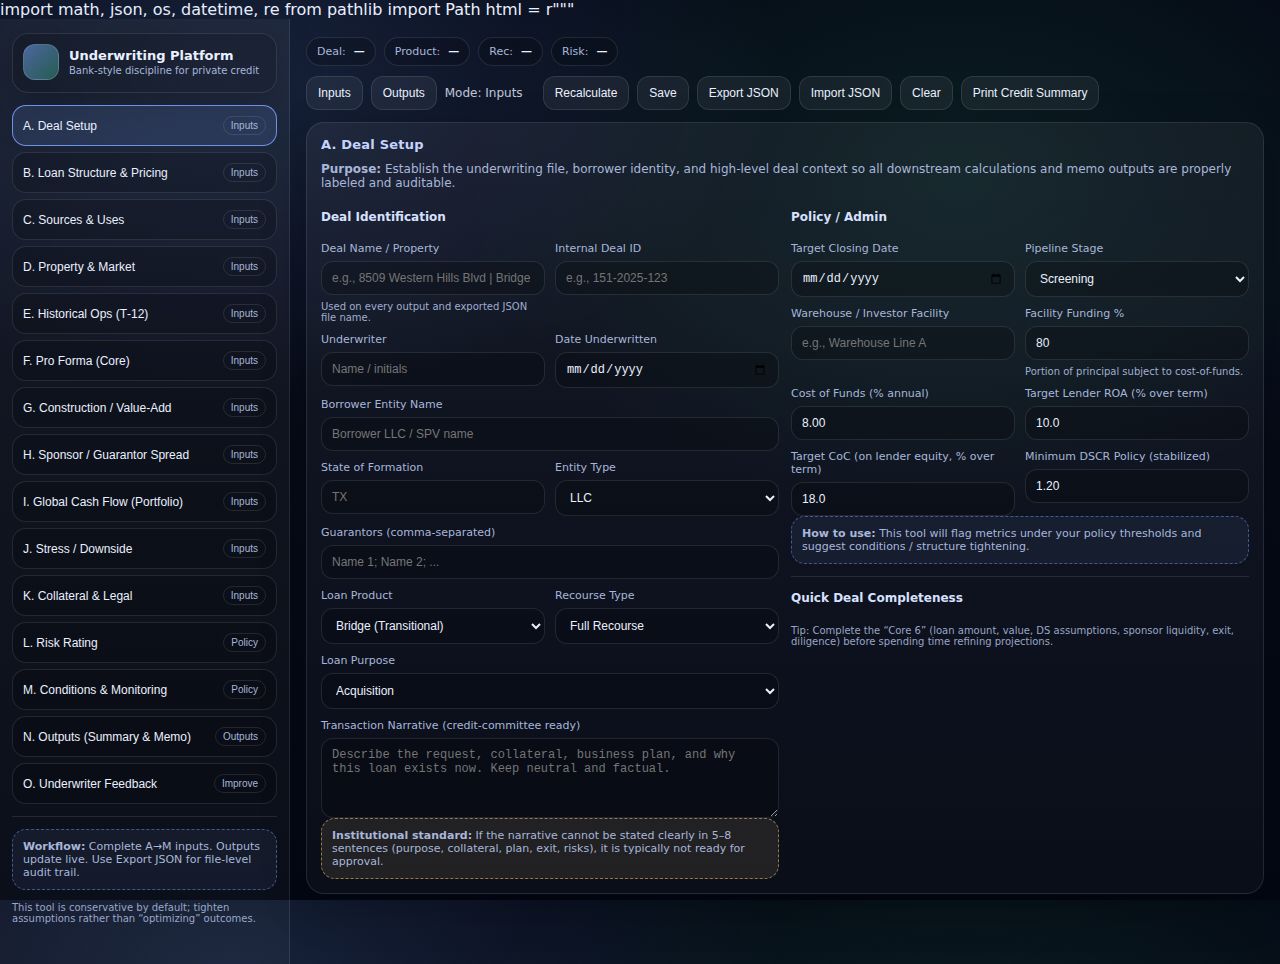
<file: index.html>
import math, json, os, datetime, re
from pathlib import Path

html = r"""<!DOCTYPE html>
<html lang="en">
<head>
  <meta charset="UTF-8" />
  <meta name="viewport" content="width=device-width, initial-scale=1.0"/>
  <title>Institutional Underwriting Platform | Real Estate–Backed Private Credit</title>
  <style>
    :root{
      --bg:#060b18;
      --panel:#0b132a;
      --panel2:#0a1124;
      --card:#0d1733;
      --line:rgba(255,255,255,.10);
      --text:#eaf0ff;
      --muted:#a8b6d9;
      --accent:#7aa2ff;
      --accent2:#c5d3ff;
      --good:#42d392;
      --warn:#f6c177;
      --bad:#ff6b6b;
      --mono: ui-monospace, SFMono-Regular, Menlo, Monaco, Consolas, "Liberation Mono", "Courier New", monospace;
    }
    *{box-sizing:border-box}
    html,body{height:100%}
    body{
      margin:0;
      font-family: Inter, system-ui, -apple-system, Segoe UI, Roboto, Helvetica, Arial;
      color:var(--text);
      background:
        radial-gradient(1000px 600px at 18% 8%, rgba(122,162,255,.16), transparent 55%),
        radial-gradient(900px 600px at 75% 20%, rgba(66,211,146,.10), transparent 55%),
        linear-gradient(180deg, #040915, var(--bg) 35%, #030712);
    }
    a{color:inherit}
    .app{
      display:grid;
      grid-template-columns: 290px 1fr;
      min-height:100vh;
    }
    @media (max-width: 980px){
      .app{grid-template-columns: 1fr}
      .sidebar{position:sticky;top:0;z-index:10}
    }
    .sidebar{
      background: linear-gradient(180deg, rgba(255,255,255,.05), rgba(255,255,255,.03));
      border-right:1px solid var(--line);
      padding:14px 12px;
    }
    .brand{
      display:flex;align-items:center;gap:10px;
      padding:10px 10px 12px;
      border:1px solid var(--line);
      border-radius:16px;
      background: rgba(0,0,0,.20);
      box-shadow: 0 14px 45px rgba(0,0,0,.28);
      margin-bottom:12px;
    }
    .logo{
      width:36px;height:36px;border-radius:12px;
      background: linear-gradient(135deg, rgba(122,162,255,.55), rgba(66,211,146,.35));
      border:1px solid rgba(255,255,255,.15);
    }
    .brand h1{font-size:13px;margin:0}
    .brand .sub{font-size:10px;color:var(--muted);margin-top:2px}
    .nav{
      display:flex;flex-direction:column;gap:6px;
    }
    .nav button{
      width:100%;
      text-align:left;
      border:1px solid var(--line);
      background: rgba(0,0,0,.18);
      color:var(--text);
      padding:10px 10px;
      border-radius:14px;
      cursor:pointer;
      font-size:12px;
      display:flex;align-items:center;justify-content:space-between;gap:8px;
    }
    .nav button:hover{border-color: rgba(122,162,255,.55); background: rgba(122,162,255,.10)}
    .nav button.active{border-color: rgba(122,162,255,.85); background: rgba(122,162,255,.14)}
    .chip{font-size:10px;color:var(--muted);border:1px solid var(--line);padding:3px 7px;border-radius:999px}
    .main{
      padding:18px 16px 70px;
      max-width: 1220px;
      margin: 0 auto;
      width: 100%;
    }
    .topbar{
      display:flex;gap:10px;flex-wrap:wrap;align-items:center;justify-content:space-between;
      margin-bottom:12px;
    }
    .dealmeta{
      display:flex;gap:8px;flex-wrap:wrap;align-items:center;
    }
    .pill{
      display:inline-flex;align-items:center;gap:8px;
      border:1px solid var(--line);
      background: rgba(0,0,0,.18);
      padding:7px 10px;border-radius:999px;
      font-size:11px;color:var(--muted);
    }
    .pill strong{color:var(--text);font-weight:600}
    .actions{display:flex;gap:8px;flex-wrap:wrap}
    .btn{
      border:1px solid var(--line);
      background: rgba(255,255,255,.06);
      color:var(--text);
      padding:9px 11px;border-radius:12px;cursor:pointer;
      font-size:12px;display:inline-flex;align-items:center;gap:8px;
    }
    .btn:hover{border-color: rgba(122,162,255,.55); background: rgba(122,162,255,.12)}
    .btn.danger:hover{border-color: rgba(255,107,107,.65); background: rgba(255,107,107,.10)}
    .grid2{display:grid;grid-template-columns: 1fr 1fr; gap:12px}
    @media (max-width: 900px){ .grid2{grid-template-columns:1fr} }
    .card{
      background: linear-gradient(180deg, rgba(255,255,255,.05), rgba(255,255,255,.03));
      border:1px solid var(--line);
      border-radius:18px;
      padding:14px;
      box-shadow: 0 14px 45px rgba(0,0,0,.22);
    }
    .card h2{font-size:13px;margin:0 0 10px;color:var(--accent2);letter-spacing:.2px}
    .card h3{font-size:12px;margin:14px 0 8px;color:#d7e1ff}
    .card p{margin:6px 0;color:var(--muted);font-size:12px}
    .small{font-size:11px;color:var(--muted)}
    .hr{height:1px;background:var(--line);margin:12px 0}
    label{display:block;font-size:11px;color:var(--muted);margin:10px 0 6px}
    input, select, textarea{
      width:100%;
      border:1px solid var(--line);
      background: rgba(0,0,0,.20);
      color:var(--text);
      padding:9px 10px;
      border-radius:12px;
      font-size:12px;
      outline:none;
    }
    textarea{min-height:80px;resize:vertical}
    input:focus, select:focus, textarea:focus{
      border-color: rgba(122,162,255,.65);
      box-shadow: 0 0 0 3px rgba(122,162,255,.12);
    }
    .row{display:flex;gap:10px}
    .row > *{flex:1}
    .hint{
      margin-top:6px;font-size:10px;color:var(--muted);
      opacity:.95
    }
    .callout{
      border:1px dashed rgba(122,162,255,.45);
      background: rgba(122,162,255,.08);
      padding:10px 10px;border-radius:14px;
      font-size:11px;color:var(--muted);
    }
    .warnbox{
      border:1px dashed rgba(246,193,119,.55);
      background: rgba(246,193,119,.10);
      padding:10px;border-radius:14px;
      font-size:11px;color:var(--muted);
    }
    .badbox{
      border:1px dashed rgba(255,107,107,.55);
      background: rgba(255,107,107,.10);
      padding:10px;border-radius:14px;
      font-size:11px;color:var(--muted);
    }
    .kpiGrid{display:grid;grid-template-columns: repeat(4, 1fr); gap:10px}
    @media (max-width: 1100px){ .kpiGrid{grid-template-columns: repeat(2, 1fr);} }
    .kpi{
      border:1px solid var(--line);
      background: rgba(0,0,0,.18);
      border-radius:14px;
      padding:10px;
    }
    .kpi .t{font-size:10px;color:var(--muted);margin-bottom:6px}
    .kpi .v{font-size:14px;font-family:var(--mono)}
    .kpi .s{margin-top:6px;font-size:10px}
    .tag{display:inline-flex;align-items:center;gap:6px}
    .dot{width:8px;height:8px;border-radius:50%}
    .good{color:var(--good)} .warn{color:var(--warn)} .bad{color:var(--bad)}
    .dot.good{background:var(--good)} .dot.warn{background:var(--warn)} .dot.bad{background:var(--bad)}
    .table{width:100%;border-collapse:collapse;font-size:11px}
    .table th,.table td{border-bottom:1px solid var(--line);padding:8px 6px;text-align:left;vertical-align:top}
    .table th{color:var(--muted);font-weight:600}
    .mono{font-family:var(--mono)}
    .nowrap{white-space:nowrap}
    .right{text-align:right}
    .rowBtns{display:flex;gap:8px;flex-wrap:wrap;margin-top:8px}
    .page{display:none}
    .page.active{display:block}
    .footerNote{
      margin-top:12px;
      font-size:10px;color:var(--muted);
      opacity:.9
    }
    .printOnly{display:none}
    @media print{
      .sidebar,.actions,.noPrint{display:none !important}
      .printOnly{display:block}
      body{background:white;color:black}
      .main{max-width:none;margin:0;padding:0}
      .card{box-shadow:none;border:1px solid #ccc;background:white}
      input,select,textarea{border:1px solid #ccc;background:white;color:black}
      .kpi{background:white}
      .table th,.table td{border-bottom:1px solid #ccc}
    }
  </style>
</head>
<body>
<div class="app">
  <!-- SIDEBAR NAV -->
  <aside class="sidebar noPrint">
    <div class="brand">
      <div class="logo"></div>
      <div>
        <h1>Underwriting Platform</h1>
        <div class="sub">Bank-style discipline for private credit</div>
      </div>
    </div>

    <div class="nav" id="nav">
      <button data-page="p_deal" class="active">A. Deal Setup <span class="chip">Inputs</span></button>
      <button data-page="p_structure">B. Loan Structure & Pricing <span class="chip">Inputs</span></button>
      <button data-page="p_sources">C. Sources & Uses <span class="chip">Inputs</span></button>
      <button data-page="p_property">D. Property & Market <span class="chip">Inputs</span></button>
      <button data-page="p_hist">E. Historical Ops (T‑12) <span class="chip">Inputs</span></button>
      <button data-page="p_proforma">F. Pro Forma (Core) <span class="chip">Inputs</span></button>
      <button data-page="p_construction">G. Construction / Value‑Add <span class="chip">Inputs</span></button>
      <button data-page="p_sponsor">H. Sponsor / Guarantor Spread <span class="chip">Inputs</span></button>
      <button data-page="p_global">I. Global Cash Flow (Portfolio) <span class="chip">Inputs</span></button>
      <button data-page="p_stress">J. Stress / Downside <span class="chip">Inputs</span></button>
      <button data-page="p_legal">K. Collateral & Legal <span class="chip">Inputs</span></button>
      <button data-page="p_rating">L. Risk Rating <span class="chip">Policy</span></button>
      <button data-page="p_conditions">M. Conditions & Monitoring <span class="chip">Policy</span></button>
      <button data-page="p_outputs">N. Outputs (Summary & Memo) <span class="chip">Outputs</span></button>
      <button data-page="p_feedback">O. Underwriter Feedback <span class="chip">Improve</span></button>
    </div>

    <div class="hr"></div>
    <div class="small">
      <div class="callout">
        <strong>Workflow:</strong> Complete A→M inputs. Outputs update live. Use Export JSON for file-level audit trail.
      </div>
      <div class="footerNote">
        This tool is conservative by default; tighten assumptions rather than “optimizing” outcomes.
      </div>
    </div>
  </aside>

  <!-- MAIN -->
  <main class="main">
    <div class="topbar noPrint">
      <div class="dealmeta">
        <div class="pill">Deal: <strong id="hdrDeal">—</strong></div>
        <div class="pill">Product: <strong id="hdrProd">—</strong></div>
        <div class="pill">Rec: <strong id="hdrRec">—</strong></div>
        <div class="pill">Risk: <strong id="hdrRisk">—</strong></div>
      </div>
      <div class="actions">
        <!-- Inputs/Outputs mode toggle -->
<div class="mode-toggle" style="display:flex; gap:8px; align-items:center; margin-right:12px;">
  <button id="btnModeInputs" type="button" class="btn btn-secondary">Inputs</button>
  <button id="btnModeOutputs" type="button" class="btn btn-secondary">Outputs</button>
  <span id="modeBadge" style="font-size:12px; opacity:.8;">Mode: Inputs</span>
</div>

        <button class="btn" id="btnRecalc">Recalculate</button>
        <button class="btn" id="btnSave">Save</button>
        <button class="btn" id="btnExport">Export JSON</button>
        <button class="btn" id="btnImport">Import JSON</button>
        <button class="btn danger" id="btnClear">Clear</button>
        <button class="btn" id="btnPrint">Print Credit Summary</button>
      </div>
    </div>

    <!-- PAGES -->
    <section class="page active" id="p_deal">
      <div class="card">
        <h2>A. Deal Setup</h2>
        <p><strong>Purpose:</strong> Establish the underwriting file, borrower identity, and high-level deal context so all downstream calculations and memo outputs are properly labeled and auditable.</p>

        <div class="grid2">
          <div>
            <h3>Deal Identification</h3>
            <div class="row">
              <div>
                <label>Deal Name / Property</label>
                <input id="dealName" placeholder="e.g., 8509 Western Hills Blvd | Bridge Refi" />
                <div class="hint">Used on every output and exported JSON file name.</div>
              </div>
              <div>
                <label>Internal Deal ID</label>
                <input id="dealId" placeholder="e.g., 151-2025-123" />
              </div>
            </div>
            <div class="row">
              <div>
                <label>Underwriter</label>
                <input id="underwriter" placeholder="Name / initials" />
              </div>
              <div>
                <label>Date Underwritten</label>
                <input id="uwDate" type="date"/>
              </div>
            </div>

            <label>Borrower Entity Name</label>
            <input id="borrowerEntity" placeholder="Borrower LLC / SPV name" />

            <div class="row">
              <div>
                <label>State of Formation</label>
                <input id="borrowerState" placeholder="TX" />
              </div>
              <div>
                <label>Entity Type</label>
                <select id="entityType">
                  <option>LLC</option><option>LP</option><option>Corporation</option><option>Trust</option><option>Other</option>
                </select>
              </div>
            </div>

            <label>Guarantors (comma-separated)</label>
            <input id="guarantors" placeholder="Name 1; Name 2; ..." />

            <div class="row">
              <div>
                <label>Loan Product</label>
                <select id="loanProduct">
                  <option value="bridge">Bridge (Transitional)</option>
                  <option value="fixflip">Fix‑and‑Flip</option>
                  <option value="construction">Ground‑Up Construction</option>
                  <option value="commercial_bridge">Commercial Bridge</option>
                  <option value="land">Land Acquisition</option>
                  <option value="second_lien">Second Lien / Mezz</option>
                  <option value="dscr">DSCR / Investment Property</option>
                </select>
              </div>
              <div>
                <label>Recourse Type</label>
                <select id="recourse">
                  <option value="full">Full Recourse</option>
                  <option value="limited">Limited Recourse / Bad‑Boy</option>
                  <option value="non">Non‑Recourse</option>
                </select>
              </div>
            </div>

            <label>Loan Purpose</label>
            <select id="loanPurpose">
              <option>Acquisition</option>
              <option>Cash‑Out Refinance</option>
              <option>Rate/Term Refinance</option>
              <option>Construction</option>
              <option>Rehab / Value‑Add</option>
              <option>Bridge to Sale</option>
              <option>Bridge to Permanent Financing</option>
              <option>Other</option>
            </select>

            <label>Transaction Narrative (credit‑committee ready)</label>
            <textarea id="txNarr" placeholder="Describe the request, collateral, business plan, and why this loan exists now. Keep neutral and factual."></textarea>

            <div class="warnbox">
              <strong>Institutional standard:</strong> If the narrative cannot be stated clearly in 5–8 sentences (purpose, collateral, plan, exit, risks), it is typically not ready for approval.
            </div>
          </div>

          <div>
            <h3>Policy / Admin</h3>
            <div class="row">
              <div>
                <label>Target Closing Date</label>
                <input id="closeDate" type="date"/>
              </div>
              <div>
                <label>Pipeline Stage</label>
                <select id="stage">
                  <option>Screening</option><option>Pre‑Underwrite</option><option>Full Underwrite</option><option>Credit Committee</option><option>Approved</option><option>Closed</option><option>Declined</option>
                </select>
              </div>
            </div>

            <div class="row">
              <div>
                <label>Warehouse / Investor Facility</label>
                <input id="facility" placeholder="e.g., Warehouse Line A" />
              </div>
              <div>
                <label>Facility Funding %</label>
                <input id="cofPctFunded" type="number" min="0" max="100" step="0.1" value="80"/>
                <div class="hint">Portion of principal subject to cost-of-funds.</div>
              </div>
            </div>

            <div class="row">
              <div>
                <label>Cost of Funds (% annual)</label>
                <input id="cofRate" type="number" min="0" step="0.01" value="8.00"/>
              </div>
              <div>
                <label>Target Lender ROA (% over term)</label>
                <input id="targetROA" type="number" min="0" step="0.1" value="10.0"/>
              </div>
            </div>

            <div class="row">
              <div>
                <label>Target CoC (on lender equity, % over term)</label>
                <input id="targetCoC" type="number" min="0" step="0.1" value="18.0"/>
              </div>
              <div>
                <label>Minimum DSCR Policy (stabilized)</label>
                <input id="policyMinDSCR" type="number" min="0" step="0.01" value="1.20"/>
              </div>
            </div>

            <div class="callout">
              <strong>How to use:</strong> This tool will flag metrics under your policy thresholds and suggest conditions / structure tightening.
            </div>

            <div class="hr"></div>

            <h3>Quick Deal Completeness</h3>
            <div class="kpiGrid" id="kpiCompleteness"></div>

            <div class="footerNote">
              Tip: Complete the “Core 6” (loan amount, value, DS assumptions, sponsor liquidity, exit, diligence) before spending time refining projections.
            </div>
          </div>
        </div>
      </div>
    </section>

    <section class="page" id="p_structure">
      <div class="card">
        <h2>B. Loan Structure & Pricing</h2>
        <p><strong>Purpose:</strong> Define legal and economic terms (rate, amortization, fees, reserves, lien position). This drives lender economics, debt service, DSCR, and exit feasibility.</p>

        <div class="grid2">
          <div>
            <h3>Core Terms</h3>
            <div class="row">
              <div>
                <label>Requested Loan Amount ($)</label>
                <input id="loanAmount" type="number" min="0" step="1000" value="0"/>
              </div>
              <div>
                <label>Interest Type</label>
                <select id="interestType">
                  <option value="fixed">Fixed</option>
                  <option value="floating">Floating</option>
                </select>
              </div>
            </div>

            <div class="row">
              <div>
                <label>Note Rate (% annual)</label>
                <input id="noteRate" type="number" min="0" step="0.01" value="12.00"/>
              </div>
              <div>
                <label>Index / Spread (if floating)</label>
                <input id="indexSpread" placeholder="e.g., SOFR + 6.50%" />
              </div>
            </div>

            <div class="row">
              <div>
                <label>Term (months)</label>
                <input id="termMonths" type="number" min="1" step="1" value="12"/>
              </div>
              <div>
                <label>Interest‑Only Months</label>
                <input id="ioMonths" type="number" min="0" step="1" value="12"/>
              </div>
            </div>

            <div class="row">
              <div>
                <label>Amortization (years) (if amortizing)</label>
                <input id="amortYears" type="number" min="0" step="1" value="30"/>
              </div>
              <div>
                <label>Balloon at Maturity</label>
                <select id="balloon">
                  <option value="yes">Yes</option>
                  <option value="no">No (fully amortizing)</option>
                </select>
              </div>
            </div>

            <h3>Fees & Economics</h3>
            <div class="row">
              <div>
                <label>Origination Points (% of loan)</label>
                <input id="origPoints" type="number" min="0" step="0.01" value="2.00"/>
              </div>
              <div>
                <label>Other Fees ($)</label>
                <input id="otherFees" type="number" min="0" step="100" value="0"/>
              </div>
            </div>

            <div class="row">
              <div>
                <label>Exit Fee ($) (optional)</label>
                <input id="exitFee" type="number" min="0" step="500" value="0"/>
              </div>
              <div>
                <label>Extension Fee (% of loan) (optional)</label>
                <input id="extFeePct" type="number" min="0" step="0.01" value="0"/>
              </div>
            </div>

            <div class="row">
              <div>
                <label>Default Interest (% add‑on)</label>
                <input id="defaultAdd" type="number" min="0" step="0.25" value="5.00"/>
              </div>
              <div>
                <label>Late Fee (% of payment)</label>
                <input id="lateFeePct" type="number" min="0" step="0.1" value="5.0"/>
              </div>
            </div>

            <div class="callout">
              <strong>Interpretation:</strong> For bridge/value‑add, pricing alone does not solve structure risk. If leverage is high, require (i) tighter LTC, (ii) reserves, (iii) PG, (iv) covenants/cash management, and (v) realistic exit.
            </div>
          </div>

          <div>
            <h3>Lien Position & Payments</h3>
            <div class="row">
              <div>
                <label>Lien Position</label>
                <select id="lienPos">
                  <option value="1st">1st Lien</option>
                  <option value="2nd">2nd Lien</option>
                  <option value="mezz">Mezz / Equity‑like</option>
                </select>
              </div>
              <div>
                <label>Senior Debt Ahead ($)</label>
                <input id="seniorAhead" type="number" min="0" step="1000" value="0"/>
              </div>
            </div>

            <div class="row">
              <div>
                <label>Interest Reserve ($ held back)</label>
                <input id="interestReserve" type="number" min="0" step="1000" value="0"/>
              </div>
              <div>
                <label>Reserve Coverage Target (months)</label>
                <input id="reserveMonths" type="number" min="0" step="1" value="6"/>
              </div>
            </div>

            <div class="row">
              <div>
                <label>Escrows (Taxes/Insurance)</label>
                <select id="escrows">
                  <option value="none">None</option>
                  <option value="ti">T&amp;I Escrow</option>
                  <option value="full">Full Cash Management</option>
                </select>
              </div>
              <div>
                <label>Cash Management Trigger DSCR</label>
                <input id="cmTrigger" type="number" min="0" step="0.01" value="1.10"/>
              </div>
            </div>

            <div class="hr"></div>

            <h3>Calculated Payments (Audit‑Friendly)</h3>
            <div class="kpiGrid" id="kpiPayments"></div>

            <div class="hr"></div>

            <h3>Lender Economics (Over Term)</h3>
            <div class="kpiGrid" id="kpiEconomics"></div>

            <div class="warnbox">
              <strong>Common failure point:</strong> Underwriting the exit based on “best case” and not verifying takeout requirements (DSCR, LTV, sponsor liquidity, seasoning, and market cap rates).
            </div>
          </div>
        </div>
      </div>
    </section>

    <section class="page" id="p_sources">
      <div class="card">
        <h2>C. Sources & Uses</h2>
        <p><strong>Purpose:</strong> Validate sponsor equity at risk, ensure the budget is complete, identify gaps, and compute LTC and contingency adequacy. For construction/value‑add, the budget is a primary credit document.</p>

        <div class="grid2">
          <div>
            <h3>Uses (Budget Summary)</h3>
            <div class="row">
              <div>
                <label>Purchase Price ($)</label>
                <input id="purchasePrice" type="number" min="0" step="1000" value="0"/>
              </div>
              <div>
                <label>Closing Costs (Borrower) ($)</label>
                <input id="borClosing" type="number" min="0" step="500" value="0"/>
              </div>
            </div>

            <div class="row">
              <div>
                <label>Rehab / Construction Hard Costs ($)</label>
                <input id="rehabBudget" type="number" min="0" step="1000" value="0"/>
              </div>
              <div>
                <label>Soft Costs ($) (A&amp;E, permits, etc.)</label>
                <input id="softCosts" type="number" min="0" step="1000" value="0"/>
              </div>
            </div>

            <div class="row">
              <div>
                <label>Contingency (% of hard costs)</label>
                <input id="contPct" type="number" min="0" step="0.1" value="10.0"/>
              </div>
              <div>
                <label>Interest Carry (est.) ($) (if not reserved)</label>
                <input id="estCarry" type="number" min="0" step="1000" value="0"/>
              </div>
            </div>

            <div class="row">
              <div>
                <label>Leasing / TI / LC ($) (if applicable)</label>
                <input id="leasingCosts" type="number" min="0" step="1000" value="0"/>
              </div>
              <div>
                <label>CapEx Reserve ($/yr) (stabilized)</label>
                <input id="capexReserve" type="number" min="0" step="100" value="0"/>
              </div>
            </div>

            <label>Total Uses ($) (override if needed)</label>
            <input id="totalUses" type="number" min="0" step="1000" value="0"/>
            <div class="hint">If blank/zero, tool computes a total from line items above.</div>

            <div class="hr"></div>
            <h3>Sources</h3>
            <div class="row">
              <div>
                <label>Loan Proceeds ($)</label>
                <input id="srcLoan" type="number" min="0" step="1000" value="0"/>
                <div class="hint">Default = requested loan amount (set on page B).</div>
              </div>
              <div>
                <label>Sponsor Equity ($)</label>
                <input id="sponsorEquity" type="number" min="0" step="1000" value="0"/>
              </div>
            </div>

            <div class="row">
              <div>
                <label>Other Financing ($)</label>
                <input id="otherFin" type="number" min="0" step="1000" value="0"/>
              </div>
              <div>
                <label>Cash at Risk (%)</label>
                <input id="equityAtRiskPct" type="number" min="0" step="0.1" value="100"/>
                <div class="hint">If equity is borrowed or reimbursed, reduce accordingly.</div>
              </div>
            </div>

            <div class="callout">
              <strong>Interpretation:</strong> Sponsor equity that is not “real cash at risk” is not loss-absorbing capital. Underwrite it accordingly.
            </div>
          </div>

          <div>
            <h3>Budget Controls (Construction/Value‑Add)</h3>
            <div class="row">
              <div>
                <label>Draw Method</label>
                <select id="drawMethod">
                  <option value="reimb">Reimbursement (post‑work)</option>
                  <option value="adv">Advance (pre‑work)</option>
                  <option value="hybrid">Hybrid</option>
                </select>
              </div>
              <div>
                <label>Inspection Frequency</label>
                <select id="inspectFreq">
                  <option>Per Draw</option><option>Monthly</option><option>Milestones</option>
                </select>
              </div>
            </div>

            <div class="row">
              <div>
                <label>GC Contract Type</label>
                <select id="gcType">
                  <option>Not Provided</option>
                  <option>GMP</option>
                  <option>Fixed Price</option>
                  <option>Cost Plus</option>
                  <option>Owner‑Builder</option>
                </select>
              </div>
              <div>
                <label>Contingency Holder</label>
                <select id="contHolder">
                  <option>Lender Controlled</option>
                  <option>Borrower Controlled</option>
                  <option>Shared</option>
                </select>
              </div>
            </div>

            <div class="row">
              <div>
                <label>Permits in Hand?</label>
                <select id="permits">
                  <option value="no">No</option>
                  <option value="partial">Partially</option>
                  <option value="yes">Yes</option>
                </select>
              </div>
              <div>
                <label>Construction Start Date</label>
                <input id="startDate" type="date"/>
              </div>
            </div>

            <div class="row">
              <div>
                <label>Construction Duration (months)</label>
                <input id="constMonths" type="number" min="0" step="1" value="0"/>
              </div>
              <div>
                <label>Lease‑Up Duration (months)</label>
                <input id="leaseupMonths" type="number" min="0" step="1" value="0"/>
              </div>
            </div>

            <div class="hr"></div>
            <h3>Computed Gaps & Policy Flags</h3>
            <div class="kpiGrid" id="kpiSU"></div>

            <div class="badbox" id="gapBox" style="display:none"></div>

            <div class="footerNote">
              If Sources ≠ Uses: fix the gap before proceeding. “Assumed” money is not a source.
            </div>
          </div>
        </div>
      </div>
    </section>

    <section class="page" id="p_property">
      <div class="card">
        <h2>D. Property & Market</h2>
        <p><strong>Purpose:</strong> Document collateral characteristics, assess market liquidity, and support rent/sale/exit assumptions. For private credit, marketability and time-to-exit are core downside drivers.</p>

        <div class="grid2">
          <div>
            <h3>Collateral Description</h3>
            <div class="row">
              <div>
                <label>Property Address</label>
                <input id="propAddr" placeholder="Street, City, State" />
              </div>
              <div>
                <label>County / Submarket</label>
                <input id="submarket" placeholder="e.g., Tarrant / West FW" />
              </div>
            </div>

            <div class="row">
              <div>
                <label>Asset Type</label>
                <select id="assetType">
                  <option value="sfr">SFR / 1‑4</option>
                  <option value="multifamily">Multifamily</option>
                  <option value="office">Office</option>
                  <option value="retail">Retail</option>
                  <option value="industrial">Industrial</option>
                  <option value="mixed">Mixed‑Use</option>
                  <option value="land">Land</option>
                  <option value="other">Other</option>
                </select>
              </div>
              <div>
                <label>Occupancy Status</label>
                <select id="occupancy">
                  <option value="vacant">Vacant</option>
                  <option value="part">Partially Occupied</option>
                  <option value="inplace">Stabilized / In‑Place</option>
                </select>
              </div>
            </div>

            <div class="row">
              <div>
                <label>Year Built / Renovated</label>
                <input id="yearBuilt" placeholder="e.g., 1998 / 2022" />
              </div>
              <div>
                <label>Size (SF / Units)</label>
                <input id="size" placeholder="e.g., 12,500 SF or 24 units" />
              </div>
            </div>

            <label>Physical Condition (neutral)</label>
            <textarea id="condition" placeholder="Deferred maintenance, major systems, roof/HVAC, code issues, functional obsolescence..."></textarea>

            <label>Location Strengths / Weaknesses</label>
            <textarea id="locNotes" placeholder="Visibility, access, tenant base, competing supply, crime perception, barriers to entry..."></textarea>

            <div class="callout">
              <strong>Interpretation:</strong> If collateral has “thin buyer pool” characteristics (special purpose, tertiary market, heavy deferred maintenance), require additional cushion (lower leverage, more reserves, stronger PG).
            </div>
          </div>

          <div>
            <h3>Valuation & Market Inputs</h3>
            <div class="row">
              <div>
                <label>As‑Is Value (Appraisal/BPO) ($)</label>
                <input id="asIsValue" type="number" min="0" step="1000" value="0"/>
              </div>
              <div>
                <label>Stabilized/ARV Value ($)</label>
                <input id="arvValue" type="number" min="0" step="1000" value="0"/>
              </div>
            </div>

            <div class="row">
              <div>
                <label>Appraisal Date</label>
                <input id="appDate" type="date"/>
              </div>
              <div>
                <label>Appraiser / BPO Provider</label>
                <input id="appProv" placeholder="Firm name" />
              </div>
            </div>

            <h3>Market & Liquidity</h3>
            <div class="row">
              <div>
                <label>Market Vacancy Trend</label>
                <select id="mktVacTrend">
                  <option>Improving</option><option>Stable</option><option>Softening</option><option>Unknown</option>
                </select>
              </div>
              <div>
                <label>Supply Pipeline Risk</label>
                <select id="pipeline">
                  <option>Low</option><option>Moderate</option><option>High</option><option>Unknown</option>
                </select>
              </div>
            </div>

            <div class="row">
              <div>
                <label>Liquidity Score (1 best – 5 worst)</label>
                <input id="liqScore" type="number" min="1" max="5" step="1" value="3"/>
              </div>
              <div>
                <label>Time‑to‑Sell Assumption (months)</label>
                <input id="tts" type="number" min="0" step="1" value="6"/>
              </div>
            </div>

            <label>Comparable Rent Notes</label>
            <textarea id="rentComps" placeholder="Summarize rent comps, concessions, tenant quality, and support for pro forma rents."></textarea>

            <label>Comparable Sale Notes</label>
            <textarea id="saleComps" placeholder="Summarize sales comps supporting as-is and exit assumptions; cap rates; buyer pool."></textarea>

            <div class="hr"></div>
            <h3>Market Risk Scoring (Auto)</h3>
            <div class="kpiGrid" id="kpiMarket"></div>
          </div>
        </div>
      </div>
    </section>

    <section class="page" id="p_hist">
      <div class="card">
        <h2>E. Historical Operating Performance (T‑12 / In‑Place)</h2>
        <p><strong>Purpose:</strong> Establish a defensible baseline NOI and identify normalization adjustments. Historical statements are often “optimistic”; normalize to market vacancy, management, and reserves.</p>

        <div class="grid2">
          <div>
            <h3>Income</h3>
            <div class="row">
              <div>
                <label>Gross Scheduled Rent ($/yr)</label>
                <input id="grossRent" type="number" min="0" step="1000" value="0"/>
              </div>
              <div>
                <label>Other Income ($/yr)</label>
                <input id="otherIncome" type="number" min="0" step="100" value="0"/>
              </div>
            </div>

            <div class="row">
              <div>
                <label>Vacancy & Credit Loss (% of gross)</label>
                <input id="vacPct" type="number" min="0" max="100" step="0.1" value="5.0"/>
              </div>
              <div>
                <label>Mgmt Fee (% of EGI) (include even if owner‑managed)</label>
                <input id="mgmtPct" type="number" min="0" max="100" step="0.1" value="4.0"/>
              </div>
            </div>

            <h3>Operating Expenses</h3>
            <div class="row">
              <div>
                <label>Taxes ($/yr)</label>
                <input id="taxes" type="number" min="0" step="100" value="0"/>
              </div>
              <div>
                <label>Insurance ($/yr)</label>
                <input id="insurance" type="number" min="0" step="100" value="0"/>
              </div>
            </div>
            <div class="row">
              <div>
                <label>Repairs & Maintenance ($/yr)</label>
                <input id="repairs" type="number" min="0" step="100" value="0"/>
              </div>
              <div>
                <label>Utilities ($/yr)</label>
                <input id="utilities" type="number" min="0" step="100" value="0"/>
              </div>
            </div>
            <div class="row">
              <div>
                <label>Payroll / On‑Site ($/yr)</label>
                <input id="payroll" type="number" min="0" step="100" value="0"/>
              </div>
              <div>
                <label>Other Operating Expenses ($/yr)</label>
                <input id="otherOpex" type="number" min="0" step="100" value="0"/>
              </div>
            </div>

            <div class="row">
              <div>
                <label>Replacement Reserves ($/yr)</label>
                <input id="replReserves" type="number" min="0" step="100" value="0"/>
              </div>
              <div>
                <label>Normalization Adjustments ($/yr) (+ adds expense)</label>
                <input id="normAdj" type="number" step="100" value="0"/>
                <div class="hint">Example: add market mgmt, increase vacancy, remove one‑time income.</div>
              </div>
            </div>

            <div class="callout">
              <strong>Guidance:</strong> If actual vacancy is abnormally low, underwrite to market. If owner‑managed, include market mgmt fee. If reserves are missing, include them.
            </div>
          </div>

          <div>
            <h3>Normalized NOI Output</h3>
            <div class="kpiGrid" id="kpiHist"></div>

            <div class="hr"></div>
            <h3>Rent Roll (Optional – quick table)</h3>
            <p class="small">This is a lightweight rent roll. For institutional approval, attach the actual rent roll as an exhibit; use this to sanity-check totals.</p>
            <table class="table" id="rentRollTbl">
              <thead>
                <tr><th>Unit/Tenant</th><th class="right">Rent/mo</th><th class="right">Lease Exp</th><th>Notes</th><th class="right"> </th></tr>
              </thead>
              <tbody></tbody>
            </table>
            <div class="rowBtns">
              <button class="btn" id="addRR">Add Row</button>
              <button class="btn" id="sumRR">Update Gross Rent From Rent Roll</button>
            </div>

            <div class="footerNote">
              If rent roll totals differ from stated income, explain the discrepancy (vacancy, free rent, bad debt, concessions, month-to-month).
            </div>
          </div>
        </div>
      </div>
    </section>

    <section class="page" id="p_proforma">
      <div class="card">
        <h2>F. Forward‑Looking Pro Forma (Core Section)</h2>
        <p><strong>Purpose:</strong> Underwrite stabilized performance, exit value, and takeout feasibility. Assumptions must be defensible, conservative, and supported by comps. This section drives most “true risk.”</p>

        <div class="grid2">
          <div>
            <h3>Stabilized Income Assumptions</h3>
            <div class="row">
              <div>
                <label>Stabilized Gross Rent ($/yr)</label>
                <input id="stbGrossRent" type="number" min="0" step="1000" value="0"/>
              </div>
              <div>
                <label>Stabilized Other Income ($/yr)</label>
                <input id="stbOtherIncome" type="number" min="0" step="100" value="0"/>
              </div>
            </div>

            <div class="row">
              <div>
                <label>Stabilized Vacancy & Credit Loss (%)</label>
                <input id="stbVacPct" type="number" min="0" max="100" step="0.1" value="7.0"/>
              </div>
              <div>
                <label>Bad Debt Allowance (% of gross) (optional)</label>
                <input id="badDebtPct" type="number" min="0" max="10" step="0.1" value="0.0"/>
              </div>
            </div>

            <div class="row">
              <div>
                <label>Rent Growth (%/yr)</label>
                <input id="rentGrowth" type="number" min="-20" max="30" step="0.1" value="2.0"/>
              </div>
              <div>
                <label>Expense Growth (%/yr)</label>
                <input id="expGrowth" type="number" min="-20" max="30" step="0.1" value="3.0"/>
              </div>
            </div>

            <h3>Stabilized Expense Assumptions</h3>
            <div class="row">
              <div>
                <label>Stabilized Taxes ($/yr)</label>
                <input id="stbTaxes" type="number" min="0" step="100" value="0"/>
              </div>
              <div>
                <label>Stabilized Insurance ($/yr)</label>
                <input id="stbIns" type="number" min="0" step="100" value="0"/>
              </div>
            </div>

            <div class="row">
              <div>
                <label>Stabilized R&M ($/yr)</label>
                <input id="stbRepairs" type="number" min="0" step="100" value="0"/>
              </div>
              <div>
                <label>Stabilized Utilities ($/yr)</label>
                <input id="stbUtils" type="number" min="0" step="100" value="0"/>
              </div>
            </div>

            <div class="row">
              <div>
                <label>Stabilized Other OpEx ($/yr)</label>
                <input id="stbOtherOpex" type="number" min="0" step="100" value="0"/>
              </div>
              <div>
                <label>Replacement Reserves ($/yr)</label>
                <input id="stbRepl" type="number" min="0" step="100" value="0"/>
              </div>
            </div>

            <div class="row">
              <div>
                <label>CapEx Reserve ($/yr)</label>
                <input id="stbCapex" type="number" min="0" step="100" value="0"/>
              </div>
              <div>
                <label>Mgmt Fee (% of EGI)</label>
                <input id="stbMgmtPct" type="number" min="0" max="100" step="0.1" value="4.0"/>
              </div>
            </div>

            <div class="callout">
              <strong>Interpretation:</strong> Pro forma NOI must be explained. If it relies on “low vacancy + no reserves + minimal mgmt,” it is not institutional.
            </div>
          </div>

          <div>
            <h3>Exit & Reversion</h3>
            <div class="row">
              <div>
                <label>Exit Cap Rate (%)</label>
                <input id="exitCap" type="number" min="0" step="0.01" value="6.50"/>
              </div>
              <div>
                <label>Exit Cap Buffer (bps) (added to cap for conservative exit)</label>
                <input id="exitCapBuffer" type="number" min="0" step="25" value="50"/>
              </div>
            </div>

            <div class="row">
              <div>
                <label>Sales Costs (% of sale price)</label>
                <input id="saleCostPct" type="number" min="0" step="0.1" value="3.0"/>
              </div>
              <div>
                <label>Time‑to‑Exit (months)</label>
                <input id="timeToExit" type="number" min="0" step="1" value="12"/>
              </div>
            </div>

            <div class="row">
              <div>
                <label>Projection Horizon (years)</label>
                <input id="projYears" type="number" min="1" step="1" value="5"/>
              </div>
              <div>
                <label>Permanent Refi Rate (% annual) (takeout)</label>
                <input id="takeoutRate" type="number" min="0" step="0.01" value="7.00"/>
              </div>
            </div>

            <div class="row">
              <div>
                <label>Takeout Amortization (years)</label>
                <input id="takeoutAmort" type="number" min="1" step="1" value="30"/>
              </div>
              <div>
                <label>Takeout DSCR Requirement</label>
                <input id="takeoutDSCR" type="number" min="0" step="0.01" value="1.25"/>
              </div>
            </div>

            <div class="hr"></div>
            <h3>Pro Forma Outputs</h3>
            <div class="kpiGrid" id="kpiPF"></div>

            <div class="hr"></div>
            <h3>Year‑By‑Year Projection</h3>
            <div id="projWrap"></div>

            <div class="footerNote">
              Takeout feasibility is evaluated both by DSCR and by implied takeout LTV (based on market cap rate + conservative buffer).
            </div>
          </div>
        </div>
      </div>
    </section>

    <section class="page" id="p_construction">
      <div class="card">
        <h2>G. Construction / Value‑Add / Business Plan</h2>
        <p><strong>Purpose:</strong> Underwrite budget realism, schedule risk, and cost overrun protection. This is often where private credit losses originate (scope creep, delays, insufficient reserves).</p>

        <div class="grid2">
          <div>
            <h3>Scope & Schedule</h3>
            <div class="row">
              <div>
                <label>Scope Summary</label>
                <textarea id="scope" placeholder="Major work items, systems, interiors/exteriors, leasing scope, TI/LC..."></textarea>
              </div>
              <div>
                <label>Schedule Narrative</label>
                <textarea id="scheduleNotes" placeholder="Start date, milestones, critical path, seasonality, permitting dependencies..."></textarea>
              </div>
            </div>

            <div class="row">
              <div>
                <label>Hard Cost / SF or Unit ($)</label>
                <input id="hardPer" type="number" min="0" step="1" value="0"/>
              </div>
              <div>
                <label>Contingency Adequacy (Underwriter)</label>
                <select id="contAdeq">
                  <option>Adequate</option><option>Borderline</option><option>Inadequate</option><option>Unknown</option>
                </select>
              </div>
            </div>

            <div class="row">
              <div>
                <label>Contractor Experience (Underwriter)</label>
                <select id="gcExp">
                  <option>Strong</option><option>Moderate</option><option>Weak</option><option>Unknown</option>
                </select>
              </div>
              <div>
                <label>Owner‑Builder Risk</label>
                <select id="obRisk">
                  <option>Low</option><option>Moderate</option><option>High</option><option>Not Applicable</option>
                </select>
              </div>
            </div>

            <div class="callout">
              <strong>Controls that matter:</strong> third‑party budget review, GMP or fixed contract where possible, lender‑controlled contingency, and inspections with lien waivers.
            </div>
          </div>

          <div>
            <h3>Interest Carry & Reserve Adequacy</h3>
            <p class="small">This section estimates interest carry over the stabilization timeline (construction + lease‑up + buffer) and compares to reserves.</p>

            <div class="row">
              <div>
                <label>Stabilization Timeline (months)</label>
                <input id="stabMonths" type="number" min="0" step="1" value="0"/>
              </div>
              <div>
                <label>Carry Buffer (months)</label>
                <input id="carryBufferMo" type="number" min="0" step="1" value="3"/>
              </div>
            </div>

            <div class="row">
              <div>
                <label>Assumed Avg Utilization (% of loan)</label>
                <input id="avgUtilPct" type="number" min="0" max="100" step="1" value="80"/>
              </div>
              <div>
                <label>Operating Deficit During Lease‑Up ($/mo) (optional)</label>
                <input id="leaseupDef" type="number" min="0" step="100" value="0"/>
              </div>
            </div>

            <div class="kpiGrid" id="kpiCarry"></div>

            <div class="warnbox" id="carryWarn" style="display:none"></div>

            <div class="hr"></div>
            <h3>Draw Schedule (Simple)</h3>
            <p class="small">Add expected draws by month (optional). If not provided, the tool assumes even utilization.</p>
            <table class="table" id="drawTbl">
              <thead>
                <tr><th class="nowrap">Month</th><th class="right">Draw ($)</th><th>Milestone</th><th class="right"></th></tr>
              </thead>
              <tbody></tbody>
            </table>
            <div class="rowBtns">
              <button class="btn" id="addDraw">Add Draw Row</button>
              <button class="btn" id="evenDraw">Auto‑Even Draws</button>
            </div>
          </div>
        </div>
      </div>
    </section>

    <section class="page" id="p_sponsor">
      <div class="card">
        <h2>H. Sponsor / Guarantor Spread (Bank‑Level)</h2>
        <p><strong>Purpose:</strong> Evaluate guarantor strength, liquidity, contingent liabilities, and capacity to support the loan through stress. Private credit differs from banks in structure flexibility, but sponsor capacity still matters.</p>

        <div class="grid2">
          <div>
            <h3>Personal Financial Statement (Summary)</h3>
            <div class="row">
              <div>
                <label>Cash & Equivalents ($)</label>
                <input id="pfsCash" type="number" min="0" step="1000" value="0"/>
              </div>
              <div>
                <label>Marketable Securities ($)</label>
                <input id="pfsMarket" type="number" min="0" step="1000" value="0"/>
              </div>
            </div>

            <div class="row">
              <div>
                <label>Other Liquid (Retirement, etc.) ($)</label>
                <input id="pfsOtherLiq" type="number" min="0" step="1000" value="0"/>
              </div>
              <div>
                <label>Illiquid RE Equity ($)</label>
                <input id="pfsReEq" type="number" min="0" step="1000" value="0"/>
              </div>
            </div>

            <div class="row">
              <div>
                <label>Business Interests ($)</label>
                <input id="pfsBiz" type="number" min="0" step="1000" value="0"/>
              </div>
              <div>
                <label>Other Assets ($)</label>
                <input id="pfsOther" type="number" min="0" step="1000" value="0"/>
              </div>
            </div>

            <h3>Liabilities</h3>
            <div class="row">
              <div>
                <label>Total Liabilities ($)</label>
                <input id="pfsLiab" type="number" min="0" step="1000" value="0"/>
              </div>
              <div>
                <label>Contingent Liabilities ($) (PGs, lawsuits)</label>
                <input id="contLiab" type="number" min="0" step="1000" value="0"/>
              </div>
            </div>

            <div class="row">
              <div>
                <label>Liquidity Haircut (% applied to “liquid” assets)</label>
                <input id="liqHaircut" type="number" min="0" max="50" step="1" value="5"/>
              </div>
              <div>
                <label>RE Equity Haircut (% applied to illiquid RE)</label>
                <input id="reHaircut" type="number" min="0" max="80" step="5" value="25"/>
              </div>
            </div>

            <div class="callout">
              <strong>Conservatism:</strong> Apply haircuts. Liquidity on paper is not liquidity in a workout.
            </div>
          </div>

          <div>
            <h3>Income & Global Support</h3>
            <div class="row">
              <div>
                <label>Personal Income (stable) ($/yr)</label>
                <input id="persIncome" type="number" min="0" step="1000" value="0"/>
              </div>
              <div>
                <label>Personal Living Expenses ($/yr)</label>
                <input id="living" type="number" min="0" step="1000" value="0"/>
              </div>
            </div>

            <div class="row">
              <div>
                <label>Other Required Debt Pmts ($/yr) (non‑RE)</label>
                <input id="otherDebt" type="number" min="0" step="1000" value="0"/>
              </div>
              <div>
                <label>Other Income Volatility</label>
                <select id="incomeVol">
                  <option>Low</option><option>Moderate</option><option>High</option><option>Unknown</option>
                </select>
              </div>
            </div>

            <label>Sponsor Track Record (summary)</label>
            <textarea id="track" placeholder="Past projects, realized exits, construction experience, litigation, bankruptcies, fraud checks..."></textarea>

            <label>Concentration Risk Notes</label>
            <textarea id="conc" placeholder="Tenant, geography, property type concentration; reliance on one revenue stream..."></textarea>

            <div class="hr"></div>
            <h3>Sponsor KPIs (Auto)</h3>
            <div class="kpiGrid" id="kpiSponsor"></div>

            <div class="warnbox" id="sponsorWarn" style="display:none"></div>
          </div>
        </div>
      </div>
    </section>

    <section class="page" id="p_global">
      <div class="card">
        <h2>I. Global Cash Flow (Portfolio & Businesses)</h2>
        <p><strong>Purpose:</strong> Calculate global DSCR and identify liquidity burn sensitivity. This helps determine whether the sponsor can carry a project through delays, vacancy shocks, or rate shocks.</p>

        <div class="grid2">
          <div>
            <h3>Portfolio Summary Inputs</h3>
            <div class="row">
              <div>
                <label>Global NOI / Cash Flow Available ($/yr)</label>
                <input id="globalNoi" type="number" min="0" step="1000" value="0"/>
              </div>
              <div>
                <label>Global Debt Service ($/yr)</label>
                <input id="globalDebtSvc" type="number" min="0" step="1000" value="0"/>
              </div>
            </div>

            <div class="row">
              <div>
                <label>Portfolio Vacancy Sensitivity (% pts)</label>
                <input id="globVacSens" type="number" min="0" max="50" step="0.5" value="5"/>
              </div>
              <div>
                <label>Portfolio Rate Shock (bps)</label>
                <input id="globRateBps" type="number" min="0" max="1000" step="25" value="200"/>
              </div>
            </div>

            <div class="callout">
              <strong>Interpretation:</strong> A strong property DSCR is not sufficient if the sponsor’s global position is weak and relies on constant refis or thin cash flow.
            </div>

            <div class="hr"></div>

            <h3>Portfolio Detail (Optional Table)</h3>
            <p class="small">Add key properties to compute a “bottom-up” global DSCR. If you use this, keep it conservative and tie to real statements.</p>
            <table class="table" id="globTbl">
              <thead>
                <tr>
                  <th>Property</th>
                  <th class="right">NOI ($/yr)</th>
                  <th class="right">Debt Svc ($/yr)</th>
                  <th>Notes</th>
                  <th class="right"></th>
                </tr>
              </thead>
              <tbody></tbody>
            </table>
            <div class="rowBtns">
              <button class="btn" id="addGlob">Add Property</button>
              <button class="btn" id="sumGlob">Set Global NOI/Debt from Table</button>
            </div>
          </div>

          <div>
            <h3>Global Outputs & Sensitivity</h3>
            <div class="kpiGrid" id="kpiGlobal"></div>

            <div class="hr"></div>
            <h3>Sensitivity (Simple)</h3>
            <div id="globSens"></div>

            <div class="footerNote">
              If global DSCR is weak, tighten the transaction: lower leverage, larger reserves, faster amortization, or require additional collateral.
            </div>
          </div>
        </div>
      </div>
    </section>

    <section class="page" id="p_stress">
      <div class="card">
        <h2>J. Stress Testing & Downside Scenarios</h2>
        <p><strong>Purpose:</strong> Explicitly quantify what goes wrong, and show whether the loan can survive (or what the loss severity looks like). Private credit should price for downside but structure for survivability.</p>

        <div class="grid2">
          <div>
            <h3>Downside Inputs</h3>
            <div class="row">
              <div>
                <label>Rent Decline (% of stabilized rent)</label>
                <input id="stRentDown" type="number" min="0" max="60" step="0.5" value="10"/>
              </div>
              <div>
                <label>Vacancy Increase (absolute % pts)</label>
                <input id="stVacUp" type="number" min="0" max="40" step="0.5" value="5"/>
              </div>
            </div>
            <div class="row">
              <div>
                <label>Exit Cap Expansion (bps)</label>
                <input id="stCapBps" type="number" min="0" max="500" step="25" value="75"/>
              </div>
              <div>
                <label>Rate Shock (bps)</label>
                <input id="stRateBps" type="number" min="0" max="1000" step="25" value="200"/>
              </div>
            </div>
            <div class="row">
              <div>
                <label>Cost Overrun (% of hard costs)</label>
                <input id="stCostOver" type="number" min="0" max="100" step="1" value="10"/>
              </div>
              <div>
                <label>Lease‑Up / Execution Delay (months)</label>
                <input id="stDelayMo" type="number" min="0" max="36" step="1" value="3"/>
              </div>
            </div>

            <h3>Forced Sale Analysis</h3>
            <div class="row">
              <div>
                <label>Forced Sale Discount (% vs as‑is)</label>
                <input id="forcedDisc" type="number" min="0" max="60" step="1" value="15"/>
              </div>
              <div>
                <label>Workout Costs (% of sale)</label>
                <input id="workoutCost" type="number" min="0" max="20" step="0.5" value="6"/>
              </div>
            </div>

            <div class="callout">
              <strong>Interpretation:</strong> Stress tests should reflect plausible downside (not catastrophe). If plausible downside implies principal loss, restructure.
            </div>
          </div>

          <div>
            <h3>Stress Outputs</h3>
            <div class="kpiGrid" id="kpiStress"></div>

            <div class="hr"></div>
            <h3>Mini Sensitivity Matrix (DSCR vs Cap Rate)</h3>
            <div id="sensMatrix"></div>

            <div class="hr"></div>
            <h3>Downside Narrative (Auto Draft)</h3>
            <div class="small" id="stressNarr"></div>
          </div>
        </div>
      </div>
    </section>

    <section class="page" id="p_legal">
      <div class="card">
        <h2>K. Collateral & Legal Review</h2>
        <p><strong>Purpose:</strong> Track third‑party diligence and “deal killers” (title, zoning, environmental, insurance). Credit approval should be conditioned on satisfactory diligence.</p>

        <div class="grid2">
          <div>
            <h3>Title / Survey / Liens</h3>
            <div class="row">
              <div>
                <label>Title Commitment Received?</label>
                <select id="titleRecv">
                  <option>No</option><option>Yes</option>
                </select>
              </div>
              <div>
                <label>Title Exceptions Acceptable?</label>
                <select id="titleOk">
                  <option>Unknown</option><option>Yes</option><option>No</option>
                </select>
              </div>
            </div>
            <div class="row">
              <div>
                <label>Survey Received?</label>
                <select id="surveyRecv"><option>No</option><option>Yes</option></select>
              </div>
              <div>
                <label>Mechanics Lien Risk</label>
                <select id="mlRisk"><option>Low</option><option>Moderate</option><option>High</option><option>Unknown</option></select>
              </div>
            </div>

            <label>Title / Legal Notes</label>
            <textarea id="titleNotes" placeholder="Lien issues, easements, access, encroachments, HOA, litigation, etc."></textarea>

            <h3>Zoning / Entitlements</h3>
            <div class="row">
              <div>
                <label>Zoning Verified?</label>
                <select id="zoning"><option>Unknown</option><option>Yes</option><option>No</option></select>
              </div>
              <div>
                <label>Use Conforms?</label>
                <select id="conforming"><option>Unknown</option><option>Yes</option><option>No</option></select>
              </div>
            </div>
            <label>Zoning Notes</label>
            <textarea id="zoningNotes"></textarea>
          </div>

          <div>
            <h3>Environmental / Insurance / Appraisal</h3>
            <div class="row">
              <div>
                <label>Phase I ESA Required?</label>
                <select id="phaseReq"><option>Unknown</option><option>Yes</option><option>No</option></select>
              </div>
              <div>
                <label>Phase I Result</label>
                <select id="phaseRes"><option>Pending</option><option>Clean</option><option>RECs Identified</option><option>Not Applicable</option></select>
              </div>
            </div>
            <div class="row">
              <div>
                <label>Insurance Bound?</label>
                <select id="insBound"><option>No</option><option>Yes</option></select>
              </div>
              <div>
                <label>Coverage Adequate?</label>
                <select id="insOk"><option>Unknown</option><option>Yes</option><option>No</option></select>
              </div>
            </div>
            <div class="row">
              <div>
                <label>Appraisal Reviewed?</label>
                <select id="appRev"><option>No</option><option>Yes</option></select>
              </div>
              <div>
                <label>Appraisal Concerns?</label>
                <select id="appConc"><option>No</option><option>Yes</option><option>Unknown</option></select>
              </div>
            </div>

            <label>Diligence / Legal Conditions Draft</label>
            <textarea id="legalConds" placeholder="List specific conditions: title endorsements, Phase I, zoning letter, ALTA survey, insurance requirements, etc."></textarea>

            <div class="hr"></div>
            <h3>Diligence Readiness</h3>
            <div class="kpiGrid" id="kpiDiligence"></div>

            <div class="warnbox" id="dilWarn" style="display:none"></div>
          </div>
        </div>
      </div>
    </section>

    <section class="page" id="p_rating">
      <div class="card">
        <h2>L. Risk Rating & Credit Decision Framework</h2>
        <p><strong>Purpose:</strong> Produce an internal rating that is repeatable, auditable, and linked to pricing/structure expectations. Adjust weights to match your internal policy.</p>

        <div class="grid2">
          <div>
            <h3>Quantitative Weighting</h3>
            <div class="row">
              <div>
                <label>Weight: Leverage (LTV/LTC)</label>
                <input id="wLev" type="number" min="0" max="100" step="1" value="30"/>
              </div>
              <div>
                <label>Weight: Cash Flow (DSCR/DY)</label>
                <input id="wCF" type="number" min="0" max="100" step="1" value="30"/>
              </div>
            </div>
            <div class="row">
              <div>
                <label>Weight: Sponsor Strength</label>
                <input id="wSp" type="number" min="0" max="100" step="1" value="25"/>
              </div>
              <div>
                <label>Weight: Collateral Liquidity</label>
                <input id="wCol" type="number" min="0" max="100" step="1" value="15"/>
              </div>
            </div>

            <div class="callout">
              <strong>Practice:</strong> Risk rating should be stable over time and comparable across deals. Avoid “custom scoring” that only supports approval.
            </div>

            <div class="hr"></div>
            <h3>Risk-Based Pricing Guidance</h3>
            <p class="small">This is advisory only. In production, link to your pricing matrix. Here we provide a baseline spread suggestion.</p>
            <div class="kpiGrid" id="kpiPricingGuide"></div>
          </div>

          <div>
            <h3>Computed Rating</h3>
            <div class="kpiGrid" id="kpiRating"></div>

            <div class="hr"></div>
            <h3>Committee Summary (Auto Draft)</h3>
            <div class="small" id="ratingNarr"></div>

            <div class="footerNote">
              Ratings should be supported by exhibits: appraisal, rent roll, T‑12, sponsor PFS, background check, and budget.
            </div>
          </div>
        </div>
      </div>
    </section>

    <section class="page" id="p_conditions">
      <div class="card">
        <h2>M. Conditions, Covenants & Monitoring</h2>
        <p><strong>Purpose:</strong> Translate underwriting findings into enforceable conditions and ongoing monitoring. The best credit decisions are “operationalized” with triggers and reporting cadence.</p>

        <div class="grid2">
          <div>
            <h3>Pre‑Funding Conditions (Core)</h3>
            <label>Conditions (editable)</label>
            <textarea id="conds" placeholder="Auto-populated in outputs; edit to match the deal."></textarea>

            <h3>Ongoing Reporting</h3>
            <div class="row">
              <div>
                <label>Monthly Rent Roll?</label>
                <select id="monRR"><option>Yes</option><option>No</option></select>
              </div>
              <div>
                <label>Quarterly Financials?</label>
                <select id="qFin"><option>Yes</option><option>No</option></select>
              </div>
            </div>

            <div class="row">
              <div>
                <label>Annual Borrower Financials?</label>
                <select id="annFin"><option>Yes</option><option>No</option></select>
              </div>
              <div>
                <label>Construction Reporting (if applicable)</label>
                <select id="constRpt"><option>Not Applicable</option><option>Monthly</option><option>Per Draw</option></select>
              </div>
            </div>

            <div class="callout">
              <strong>Principle:</strong> If a risk is material, it should map to a covenant, reserve, control, or reporting requirement.
            </div>
          </div>

          <div>
            <h3>Covenants & Triggers</h3>
            <div class="row">
              <div>
                <label>Minimum DSCR Covenant</label>
                <input id="covDSCR" type="number" min="0" step="0.01" value="1.10"/>
              </div>
              <div>
                <label>Max LTV Covenant (%)</label>
                <input id="covLTV" type="number" min="0" step="0.1" value="85.0"/>
              </div>
            </div>

            <div class="row">
              <div>
                <label>Cash Sweep Trigger DSCR</label>
                <input id="sweepDSCR" type="number" min="0" step="0.01" value="1.00"/>
              </div>
              <div>
                <label>Reserve Top‑Up Trigger</label>
                <select id="topup"><option>Yes</option><option>No</option></select>
              </div>
            </div>

            <label>Early Warning Indicators</label>
            <textarea id="ewi" placeholder="Examples: DSCR deterioration, occupancy drop, budget variance, lien notices, tax delinquency, sponsor liquidity decline..."></textarea>

            <div class="hr"></div>
            <h3>Monitoring Summary (Auto)</h3>
            <div class="small" id="monNarr"></div>
          </div>
        </div>
      </div>
    </section>

    <section class="page" id="p_outputs">
      <div class="card">
        <h2>N. Outputs (Executive Summary & Credit Memo)</h2>
        <p><strong>Purpose:</strong> Produce committee-ready outputs: one-page summary, key metrics, risk/mitigants, and a structured memo. All outputs are derived from your inputs.</p>

        <div class="grid2">
          <div>
            <h3>1‑Page Executive Credit Summary</h3>
            <div class="kpiGrid" id="kpiExec"></div>

            <div class="hr"></div>
            <div class="grid2">
              <div>
                <h3>Key Risks</h3>
                <ul id="outRisks" class="small"></ul>
              </div>
              <div>
                <h3>Mitigants</h3>
                <ul id="outMitigants" class="small"></ul>
              </div>
            </div>

            <div class="hr"></div>
            <h3>Exit Strategy</h3>
            <div class="small" id="outExit"></div>

            <div class="hr"></div>
            <h3>Conditions (Draft)</h3>
            <ul id="outConds" class="small"></ul>
          </div>

          <div>
            <h3>Full Credit Memo (Structured)</h3>
            <div id="memo"></div>

            <div class="printOnly" style="margin-top:14px">
              <div class="small">Printed summary generated from stored inputs. Attach exhibits: rent roll, T‑12, appraisal/BPO, title, insurance, budget, sponsor PFS, and exit comps.</div>
            </div>
          </div>
        </div>
      </div>
    </section>

    <section class="page" id="p_feedback">
      <div class="card">
        <h2>O. Underwriter Feedback & Improvement Recommendations</h2>
        <p><strong>Purpose:</strong> Provide built-in critiques of your underwriting file quality and suggest how to strengthen it (structure, diligence, assumptions).</p>

        <div class="grid2">
          <div>
            <h3>File Quality Flags (Auto)</h3>
            <div id="qualityFlags"></div>

            <div class="hr"></div>
            <h3>How to Make This Better (Design Notes)</h3>
            <div class="callout">
              <ul>
                <li><strong>Add document uploads:</strong> In production, add a backend for storing rent rolls, T‑12 PDFs, appraisal, and insurance binders, and tie each to a checklist item.</li>
                <li><strong>Expand global cash flow:</strong> Add a full schedule of real estate owned (SREO) with liens, rates, maturities, and DSCR per asset.</li>
                <li><strong>Normalize automatically:</strong> Add “market vacancy” by asset/submarket and capex/reserve benchmarks by property type.</li>
                <li><strong>Facility compliance:</strong> Add warehouse line covenants (max LTV, min DY, seasoning rules) and flag exceptions.</li>
                <li><strong>Decision log:</strong> Add a section capturing committee questions and final conditions to create a permanent audit trail.</li>
                <li><strong>Cash management engine:</strong> Model lockbox, waterfall, and triggers, and generate covenant tests automatically.</li>
              </ul>
            </div>
          </div>

          <div>
            <h3>Underwriter Notes</h3>
            <label>Strengths</label>
            <textarea id="uwStrengths" placeholder="List primary strengths in bank-style terms (collateral quality, liquidity, exit certainty, low leverage, etc.)."></textarea>

            <label>Weaknesses</label>
            <textarea id="uwWeaknesses" placeholder="List primary weaknesses (thin DSCR, execution risk, shallow market, sponsor liquidity, etc.)."></textarea>

            <label>Key Questions for Sponsor / Borrower</label>
            <textarea id="uwQuestions" placeholder="What needs to be answered before approval/closing?"></textarea>

            <label>Committee Talking Points</label>
            <textarea id="uwTalking" placeholder="Anticipate objections and preempt with facts/mitigants."></textarea>
          </div>
        </div>
      </div>
    </section>

  </main>
</div>

<script>
/* =========================================================
   Utilities
========================================================= */
const $ = (id)=>document.getElementById(id);
const qsa = (sel)=>Array.from(document.querySelectorAll(sel));
const safeNum = (v)=> Number(v||0);
const clamp = (x,min,max)=>Math.min(max,Math.max(min,x));
const safeDiv = (a,b)=> (safeNum(b)===0? 0 : safeNum(a)/safeNum(b));
const fmt$ = (n)=> {
  n=safeNum(n);
  const sign = n<0 ? "-" : "";
  n=Math.abs(n);
  return sign + n.toLocaleString(undefined,{style:"currency",currency:"USD",maximumFractionDigits:0});
};
const fmtPct = (x,dp=2)=> (safeNum(x)).toFixed(dp) + "%";
const fmtX = (x,dp=2)=> (safeNum(x)).toFixed(dp) + "×";
const todayISO = ()=> new Date().toISOString().slice(0,10);
function escapeHtml(s){ return String(s||"").replace(/[&<>"]/g, c=>({ "&":"&amp;","<":"&lt;",">":"&gt;","\"":"&quot;" }[c])); }

function pmt(ratePerPeriod, nper, pv){
  const r=ratePerPeriod;
  if(nper<=0) return 0;
  if(Math.abs(r)<1e-9) return pv/nper;
  return (pv*r)/(1-Math.pow(1+r,-nper));
}
function annDebtService(loanAmt, noteRatePct, amortYears){
  const r=(noteRatePct/100)/12;
  const n=Math.max(1, Math.round(amortYears*12));
  return pmt(r,n,loanAmt)*12;
}
function annInterestOnly(loanAmt, noteRatePct){
  return loanAmt*(noteRatePct/100);
}
function tagFor(val, goodFn, warnFn){
  if(goodFn(val)) return {cls:"good", label:"Good"};
  if(warnFn(val)) return {cls:"warn", label:"Watch"};
  return {cls:"bad", label:"Weak"};
}
function kpiCard(title, value, tag, note=""){
  return `
    <div class="kpi">
      <div class="t">${escapeHtml(title)}</div>
      <div class="v">${value}</div>
      <div class="s">
        <span class="tag ${tag.cls}">
          <span class="dot ${tag.cls}"></span>${tag.label}${note?` · <span class="muted">${escapeHtml(note)}</span>`:""}
        </span>
      </div>
    </div>`;
}
function productLabel(p){
  const map={
    bridge:"Bridge (Transitional)",
    fixflip:"Fix‑and‑Flip",
    construction:"Ground‑Up Construction",
    commercial_bridge:"Commercial Bridge",
    land:"Land Acquisition",
    second_lien:"Second Lien / Mezz",
    dscr:"DSCR / Investment Property"
  };
  return map[p]||p;
}

/* =========================================================
   Product Defaults (you can tune)
========================================================= */
const productDefaults = {
  bridge:            { termMonths:12, ioMonths:12, noteRate:12.0, amortYears:30, origPoints:2.0, lienPos:"1st" },
  fixflip:           { termMonths:12, ioMonths:12, noteRate:12.5, amortYears:30, origPoints:2.0, lienPos:"1st" },
  construction:      { termMonths:18, ioMonths:18, noteRate:12.5, amortYears:30, origPoints:2.0, lienPos:"1st" },
  commercial_bridge: { termMonths:18, ioMonths:18, noteRate:11.5, amortYears:30, origPoints:1.5, lienPos:"1st" },
  land:              { termMonths:18, ioMonths:18, noteRate:12.0, amortYears:30, origPoints:2.0, lienPos:"1st" },
  second_lien:       { termMonths:12, ioMonths:12, noteRate:14.0, amortYears:30, origPoints:2.5, lienPos:"2nd" },
  dscr:              { termMonths:60, ioMonths:0,  noteRate:8.5,  amortYears:30, origPoints:1.0, lienPos:"1st" }
};
function applyDefaults(prod){
  const d = productDefaults[prod]; if(!d) return;
  $("termMonths").value = d.termMonths;
  $("ioMonths").value = d.ioMonths;
  $("noteRate").value = d.noteRate.toFixed(2);
  $("amortYears").value = d.amortYears;
  $("origPoints").value = d.origPoints.toFixed(2);
  $("lienPos").value = d.lienPos;
}

/* =========================================================
   Dynamic Tables (Rent Roll, Global, Draws)
========================================================= */
let rentRoll = [];
let globProps = [];
let draws = [];

function rrRow(i, r){
  return `<tr>
    <td><input data-rr="tenant" data-i="${i}" value="${escapeHtml(r.tenant||"")}" placeholder="Tenant/Unit"/></td>
    <td class="right"><input data-rr="rent" data-i="${i}" type="number" step="10" value="${safeNum(r.rent||0)}"/></td>
    <td class="right"><input data-rr="exp" data-i="${i}" value="${escapeHtml(r.exp||"")}" placeholder="MM/YY"/></td>
    <td><input data-rr="notes" data-i="${i}" value="${escapeHtml(r.notes||"")}" placeholder="Notes"/></td>
    <td class="right"><button class="btn" onclick="delRR(${i})">Del</button></td>
  </tr>`;
}
function renderRR(){
  const tb = $("rentRollTbl").querySelector("tbody");
  tb.innerHTML = rentRoll.map((r,i)=>rrRow(i,r)).join("") || `<tr><td colspan="5" class="small">No rows yet.</td></tr>`;
  qsa("[data-rr]").forEach(el=>{
    el.addEventListener("input", ()=>{
      const i=Number(el.dataset.i), k=el.dataset.rr;
      rentRoll[i][k] = (k==="rent")? safeNum(el.value): el.value;
      persistDraft();
    });
  });
}
function delRR(i){ rentRoll.splice(i,1); renderRR(); calc(); }
function addRR(){
  rentRoll.push({tenant:"",rent:0,exp:"",notes:""});
  renderRR();
}
function sumRR(){
  const totalMonthly = rentRoll.reduce((s,r)=>s+safeNum(r.rent),0);
  $("grossRent").value = Math.round(totalMonthly*12);
  toast("Gross Scheduled Rent updated from rent roll.");
  calc();
}

function globRow(i, r){
  return `<tr>
    <td><input data-g="name" data-i="${i}" value="${escapeHtml(r.name||"")}" placeholder="Property"/></td>
    <td class="right"><input data-g="noi" data-i="${i}" type="number" step="100" value="${safeNum(r.noi||0)}"/></td>
    <td class="right"><input data-g="ds" data-i="${i}" type="number" step="100" value="${safeNum(r.ds||0)}"/></td>
    <td><input data-g="notes" data-i="${i}" value="${escapeHtml(r.notes||"")}" placeholder="Notes"/></td>
    <td class="right"><button class="btn" onclick="delGlob(${i})">Del</button></td>
  </tr>`;
}
function renderGlob(){
  const tb = $("globTbl").querySelector("tbody");
  tb.innerHTML = globProps.map((r,i)=>globRow(i,r)).join("") || `<tr><td colspan="5" class="small">No properties yet.</td></tr>`;
  qsa("[data-g]").forEach(el=>{
    el.addEventListener("input", ()=>{
      const i=Number(el.dataset.i), k=el.dataset.g;
      globProps[i][k] = (k==="noi"||k==="ds")? safeNum(el.value): el.value;
      persistDraft();
    });
  });
}
function delGlob(i){ globProps.splice(i,1); renderGlob(); calc(); }
function addGlob(){
  globProps.push({name:"",noi:0,ds:0,notes:""});
  renderGlob();
}
function sumGlob(){
  const noi = globProps.reduce((s,r)=>s+safeNum(r.noi),0);
  const ds  = globProps.reduce((s,r)=>s+safeNum(r.ds),0);
  $("globalNoi").value = Math.round(noi);
  $("globalDebtSvc").value = Math.round(ds);
  toast("Global NOI / Debt Service set from table.");
  calc();
}

function drawRow(i, r){
  return `<tr>
    <td class="nowrap"><input data-d="mo" data-i="${i}" type="number" min="1" step="1" value="${safeNum(r.mo||1)}"/></td>
    <td class="right"><input data-d="amt" data-i="${i}" type="number" step="1000" value="${safeNum(r.amt||0)}"/></td>
    <td><input data-d="ms" data-i="${i}" value="${escapeHtml(r.ms||"")}" placeholder="Milestone"/></td>
    <td class="right"><button class="btn" onclick="delDraw(${i})">Del</button></td>
  </tr>`;
}
function renderDraws(){
  const tb = $("drawTbl").querySelector("tbody");
  tb.innerHTML = draws.map((r,i)=>drawRow(i,r)).join("") || `<tr><td colspan="4" class="small">No draw rows yet.</td></tr>`;
  qsa("[data-d]").forEach(el=>{
    el.addEventListener("input", ()=>{
      const i=Number(el.dataset.i), k=el.dataset.d;
      draws[i][k] = (k==="amt"||k==="mo")? safeNum(el.value): el.value;
      persistDraft();
    });
  });
}
function delDraw(i){ draws.splice(i,1); renderDraws(); calc(); }
function addDraw(){ draws.push({mo:1, amt:0, ms:""}); renderDraws(); }
function evenDraw(){
  // Auto-even draws across constMonths (or stabMonths if defined)
  const loanAmt = safeNum($("loanAmount").value);
  const months = Math.max(1, safeNum($("constMonths").value||0) || safeNum($("stabMonths").value||0) || 6);
  draws = [];
  const per = loanAmt / months;
  for(let m=1;m<=months;m++) draws.push({mo:m, amt:Math.round(per/1000)*1000, ms:""});
  renderDraws();
  toast("Even draw schedule generated.");
  calc();
}

/* =========================================================
   Persistence: localStorage + JSON
========================================================= */
const STORAGE_KEY="uw_tool_v2";
function collectState(){
  const ids = qsa("input,select,textarea").map(el=>el.id).filter(Boolean);
  const data={}; ids.forEach(id=>{ data[id] = $(id).value; });
  data.__tables = { rentRoll, globProps, draws };
  return data;
}
function applyState(data){
  if(!data) return;
  Object.keys(data).forEach(k=>{
    if(k==="__tables") return;
    const el=$(k);
    if(el) el.value = data[k];
  });
  if(data.__tables){
    rentRoll = data.__tables.rentRoll || [];
    globProps = data.__tables.globProps || [];
    draws = data.__tables.draws || [];
    renderRR(); renderGlob(); renderDraws();
  }
}
function persistDraft(){
  try{ localStorage.setItem(STORAGE_KEY+"_draft", JSON.stringify({ts:Date.now(), data:collectState()})); }catch(e){}
}
function save(){
  localStorage.setItem(STORAGE_KEY, JSON.stringify({ts:Date.now(), data:collectState()}));
  toast("Saved.");
}
function load(){
  const raw = localStorage.getItem(STORAGE_KEY) || localStorage.getItem(STORAGE_KEY+"_draft");
  if(!raw) return false;
  try{
    const payload=JSON.parse(raw);
    applyState(payload.data||{});
    return true;
  }catch(e){ return false; }
}
function exportJSON(){
  const payload={version:"uw_tool_v2", exportedAt:new Date().toISOString(), data:collectState()};
  const blob=new Blob([JSON.stringify(payload,null,2)],{type:"application/json"});
  const url=URL.createObjectURL(blob);
  const a=document.createElement("a");
  const nm=($("dealName").value||"underwriting").replace(/[^a-z0-9]+/gi,"_").toLowerCase();
  a.href=url; a.download=nm+"_uw_v2.json";
  document.body.appendChild(a); a.click(); a.remove(); URL.revokeObjectURL(url);
}
function importJSON(){
  const inp=document.createElement("input");
  inp.type="file"; inp.accept="application/json";
  inp.onchange=async ()=>{
    const f=inp.files[0]; if(!f) return;
    const txt=await f.text();
    try{
      const payload=JSON.parse(txt);
      applyState(payload.data||payload);
      toast("Imported.");
      calc();
    }catch(e){ alert("Invalid JSON."); }
  };
  inp.click();
}
function clearAll(){
  if(!confirm("Clear all inputs and local saved state?")) return;
  localStorage.removeItem(STORAGE_KEY);
  localStorage.removeItem(STORAGE_KEY+"_draft");
  qsa("input,select,textarea").forEach(el=>{
    if(el.type==="number") el.value = 0;
    else if(el.type==="date") el.value = "";
    else if(el.tagName==="SELECT") el.selectedIndex = 0;
    else el.value = "";
  });
  rentRoll=[]; globProps=[]; draws=[];
  renderRR(); renderGlob(); renderDraws();
  // restore some sane defaults
  $("uwDate").value = todayISO();
  $("cofPctFunded").value = 80;
  $("cofRate").value = 8.00;
  $("policyMinDSCR").value = 1.20;
  $("targetROA").value = 10.0;
  $("targetCoC").value = 18.0;
  applyDefaults($("loanProduct").value);
  toast("Cleared.");
  calc();
}

/* =========================================================
   UI helpers
========================================================= */
function toast(msg){
  const t=document.createElement("div");
  t.textContent=msg;
  t.style.cssText="position:fixed;bottom:16px;left:50%;transform:translateX(-50%);background:rgba(0,0,0,.78);border:1px solid rgba(255,255,255,.18);color:white;padding:10px 12px;border-radius:12px;font-size:12px;z-index:9999";
  document.body.appendChild(t);
  setTimeout(()=>t.remove(), 1300);
}
function showPage(id){
  qsa(".page").forEach(p=>p.classList.remove("active"));
  $(id).classList.add("active");
  qsa("#nav button").forEach(b=>{
    b.classList.toggle("active", b.dataset.page===id);
  });
  window.scrollTo({top:0, behavior:"instant"});
}

/* =========================================================
   Core Calculations
========================================================= */
let last = {}; // store last calc outputs for memo/exports
function calc(){
  // Deal header
  const deal = $("dealName").value.trim() || "—";
  const prod = $("loanProduct").value;
  $("hdrDeal").textContent = deal;
  $("hdrProd").textContent = productLabel(prod);

  // Ensure source loan default mirrors loan amount
  if(safeNum($("srcLoan").value)===0 && safeNum($("loanAmount").value)>0){
    $("srcLoan").value = $("loanAmount").value;
  }

  // Pull core inputs
  const loanAmt = safeNum($("loanAmount").value);
  const termMo = Math.max(1, safeNum($("termMonths").value));
  const ioMo = safeNum($("ioMonths").value);
  const noteRate = safeNum($("noteRate").value);
  const amortY = Math.max(1, safeNum($("amortYears").value));
  const points = safeNum($("origPoints").value);
  const otherFees = safeNum($("otherFees").value);
  const exitFee = safeNum($("exitFee").value);
  const cof = safeNum($("cofRate").value);
  const cofPct = safeNum($("cofPctFunded").value)/100;

  const lienPos = $("lienPos").value;
  const seniorAhead = safeNum($("seniorAhead").value);

  // Values
  const asIs = safeNum($("asIsValue").value);
  const arv = safeNum($("arvValue").value) || asIs;
  const purchase = safeNum($("purchasePrice").value);

  // Uses
  const borClosing = safeNum($("borClosing").value);
  const rehab = safeNum($("rehabBudget").value);
  const soft = safeNum($("softCosts").value);
  const contPct = safeNum($("contPct").value)/100;
  const contingency = rehab * contPct;
  const estCarry = safeNum($("estCarry").value);
  const leasingCosts = safeNum($("leasingCosts").value);
  const totalUsesOverride = safeNum($("totalUses").value);
  const totalUses = totalUsesOverride>0 ? totalUsesOverride : (purchase+borClosing+rehab+soft+contingency+estCarry+leasingCosts);
  const loanSrc = safeNum($("srcLoan").value) || loanAmt;
  const equity = safeNum($("sponsorEquity").value);
  const otherFin = safeNum($("otherFin").value);
  const sources = loanSrc + equity + otherFin;
  const gap = sources - totalUses;

  // Historical Ops
  const grossRent = safeNum($("grossRent").value);
  const otherInc = safeNum($("otherIncome").value);
  const vacPct = safeNum($("vacPct").value)/100;
  const mgmtPct = safeNum($("mgmtPct").value)/100;

  const taxes = safeNum($("taxes").value);
  const ins = safeNum($("insurance").value);
  const repairs = safeNum($("repairs").value);
  const utils = safeNum($("utilities").value);
  const payroll = safeNum($("payroll").value);
  const otherOpex = safeNum($("otherOpex").value);
  const repl = safeNum($("replReserves").value);
  const normAdj = safeNum($("normAdj").value);

  const grossIncome = grossRent + otherInc;
  const vacLoss = grossIncome * vacPct;
  const egi = grossIncome - vacLoss;
  const mgmt = egi * mgmtPct;
  const opEx = taxes + ins + repairs + utils + payroll + otherOpex + mgmt + repl + Math.max(0,normAdj);
  const noi = egi - opEx;

  // Pro Forma
  const stbGrossRent = safeNum($("stbGrossRent").value);
  const stbOtherIncome = safeNum($("stbOtherIncome").value);
  const stbVacPct = safeNum($("stbVacPct").value)/100;
  const badDebtPct = safeNum($("badDebtPct").value)/100;
  const rentG = safeNum($("rentGrowth").value)/100;
  const expG = safeNum($("expGrowth").value)/100;

  const stbTaxes = safeNum($("stbTaxes").value) || taxes;
  const stbIns = safeNum($("stbIns").value) || ins;
  const stbRep = safeNum($("stbRepairs").value) || repairs;
  const stbUtl = safeNum($("stbUtils").value) || utils;
  const stbOther = safeNum($("stbOtherOpex").value) || (payroll + otherOpex);
  const stbRepl = safeNum($("stbRepl").value) || repl;
  const stbCapex = safeNum($("stbCapex").value);
  const stbMgmtPct = safeNum($("stbMgmtPct").value)/100;

  const stbGI = stbGrossRent + stbOtherIncome;
  const stbVacLoss = stbGI * stbVacPct;
  const stbBadDebt = stbGI * badDebtPct;
  const stbEGI = stbGI - stbVacLoss - stbBadDebt;
  const stbMgmt = stbEGI * stbMgmtPct;
  const stbOpEx = stbTaxes + stbIns + stbRep + stbUtl + stbOther + stbMgmt + stbRepl + stbCapex;
  const stbNOI = stbEGI - stbOpEx;

  // Debt service (current loan)
  const annIO = annInterestOnly(loanAmt, noteRate);
  const annAm = annDebtService(loanAmt, noteRate, amortY);
  const dsAnnual = (prod==="dscr" && ioMo===0) ? annAm : (ioMo>=termMo ? annIO : annAm);

  // Ratios
  const ltv = safeDiv(loanAmt, asIs)*100;
  const ltvStb = safeDiv(loanAmt, arv)*100;
  const totalDebt = loanAmt + (lienPos!=="1st" ? seniorAhead : 0);
  const cltv = safeDiv(totalDebt, asIs)*100;
  const cltvStb = safeDiv(totalDebt, arv)*100;
  const ltc = safeDiv(loanAmt, totalUses)*100;

  const dscrHist = safeDiv(noi, dsAnnual);
  const dscrStb = safeDiv(stbNOI, dsAnnual);

  const dyHist = safeDiv(noi, loanAmt)*100;
  const dyStb = safeDiv(stbNOI, loanAmt)*100;

  const breakeven = safeDiv((opEx + dsAnnual), grossIncome)*100;

  // Exit / takeout
  const exitCap = safeNum($("exitCap").value)/100;
  const capBuf = safeNum($("exitCapBuffer").value)/10000;
  const exitCapCons = exitCap + capBuf;
  const saleCostPct = safeNum($("saleCostPct").value)/100;
  const projYears = Math.max(1, Math.round(safeNum($("projYears").value)));
  const takeoutRate = safeNum($("takeoutRate").value);
  const takeoutAmort = Math.max(1, safeNum($("takeoutAmort").value));
  const takeoutDSCR = safeNum($("takeoutDSCR").value);

  // Projections
  let proj = [];
  let yRent = stbGrossRent;
  let yOtherInc = stbOtherIncome;
  let yOpEx = stbOpEx;
  for(let y=1;y<=projYears;y++){
    if(y>1){ yRent *= (1+rentG); yOtherInc *= (1+rentG*0.5); yOpEx *= (1+expG); }
    const yGI = yRent + yOtherInc;
    const yEGI = yGI * (1 - stbVacPct - badDebtPct);
    const yNOI = yEGI - yOpEx;
    proj.push({year:y, gross:yGI, egi:yEGI, opex:yOpEx, noi:yNOI, ds:dsAnnual, dscr:safeDiv(yNOI, dsAnnual)});
  }
  const exitNOI = proj.length ? proj[proj.length-1].noi : stbNOI;
  const exitValue = exitCapCons>0 ? (exitNOI/exitCapCons) : 0;
  const netSale = exitValue * (1 - saleCostPct);
  // payoff estimate: principal + (no amort assumption beyond dsAnnual calc; keep conservative)
  const payoff = totalDebt;
  const saleCoverage = safeDiv(netSale, payoff);
  const impliedSaleLoss = Math.max(0, payoff - netSale);

  // Takeout feasibility: compute max takeout loan based on DSCR requirement at takeout rate/amort
  const takeoutDSper$ = annDebtService(1_000_000, takeoutRate, takeoutAmort) / 1_000_000;
  const maxTakeout = (takeoutDSper$>0) ? (exitNOI / (takeoutDSCR * takeoutDSper$)) : 0;
  const takeoutLTV = safeDiv(maxTakeout, exitValue)*100;

  // Lender economics (simplified)
  const termYears = termMo/12;
  const grossInt = loanAmt*(noteRate/100)*termYears;
  const ptsIncome = loanAmt*(points/100);
  const income = grossInt + ptsIncome + otherFees + exitFee;
  const cofCost = (loanAmt*cofPct)*(cof/100)*termYears;
  const netLender = income - cofCost;
  const roa = safeDiv(netLender, loanAmt)*100;
  const lenderEquity = loanAmt*(1-cofPct);
  const coc = safeDiv(netLender, lenderEquity)*100;

  // Construction carry estimation
  const interestReserve = safeNum($("interestReserve").value);
  const stabMonths = safeNum($("stabMonths").value) || (safeNum($("constMonths").value)+safeNum($("leaseupMonths").value));
  const carryBufferMo = safeNum($("carryBufferMo").value);
  const avgUtilPct = safeNum($("avgUtilPct").value)/100;
  const leaseupDef = safeNum($("leaseupDef").value);
  const carryMonths = Math.max(0, stabMonths + carryBufferMo);
  const avgBal = loanAmt * clamp(avgUtilPct,0,1);
  const carryInterest = avgBal*(noteRate/100)*(carryMonths/12);
  const carryDeficit = leaseupDef*carryMonths;
  const carryNeed = carryInterest + carryDeficit;
  const carryGap = carryNeed - interestReserve;

  // Stress tests
  const stRentDown = safeNum($("stRentDown").value)/100;
  const stVacUp = safeNum($("stVacUp").value)/100;
  const stCapBps = safeNum($("stCapBps").value)/10000;
  const stRateBps = safeNum($("stRateBps").value)/10000;
  const stCostOver = safeNum($("stCostOver").value)/100;
  const stDelayMo = safeNum($("stDelayMo").value);

  const stGrossRent = stbGrossRent*(1-stRentDown);
  const stGI = stGrossRent + stbOtherIncome;
  const stVac = clamp(stbVacPct + stVacUp, 0, 0.50);
  const stEGI = stGI*(1 - stVac - badDebtPct);
  const stOpEx = stbOpEx*(1+expG); // mild expense shock
  const stNOI = stEGI - stOpEx;

  const stRate = noteRate + (stRateBps*100);
  const stDS = annInterestOnly(loanAmt, stRate); // conservative sensitivity
  const stDSCR = safeDiv(stNOI, stDS);

  const stExitCap = exitCapCons + stCapBps;
  const stExitValue = stExitCap>0 ? (stNOI/stExitCap) : 0;
  const stNetSale = stExitValue*(1-saleCostPct);
  const stSaleCoverage = safeDiv(stNetSale, payoff);
  const stImpliedLoss = Math.max(0, payoff - stNetSale);

  const stHard = rehab*(1+stCostOver);
  const stUses = (totalUsesOverride>0? totalUsesOverride : (purchase+borClosing+stHard+soft+(stHard*contPct)+estCarry+leasingCosts));
  const stLTC = safeDiv(loanAmt, stUses)*100;

  // Forced sale
  const forcedDisc = safeNum($("forcedDisc").value)/100;
  const workoutCost = safeNum($("workoutCost").value)/100;
  const forcedValue = asIs*(1-forcedDisc);
  const netForced = forcedValue*(1-workoutCost);
  const forcedCoverage = safeDiv(netForced, payoff);
  const forcedLoss = Math.max(0, payoff - netForced);

  // Sponsor / PFS
  const pfsCash = safeNum($("pfsCash").value);
  const pfsMarket = safeNum($("pfsMarket").value);
  const pfsOtherLiq = safeNum($("pfsOtherLiq").value);
  const pfsReEq = safeNum($("pfsReEq").value);
  const pfsBiz = safeNum($("pfsBiz").value);
  const pfsOther = safeNum($("pfsOther").value);
  const pfsLiab = safeNum($("pfsLiab").value);
  const contLiab = safeNum($("contLiab").value);
  const liqHaircut = safeNum($("liqHaircut").value)/100;
  const reHaircut = safeNum($("reHaircut").value)/100;

  const grossLiq = pfsCash + pfsMarket + pfsOtherLiq;
  const adjLiq = grossLiq*(1-liqHaircut);
  const adjRe = pfsReEq*(1-reHaircut);
  const nw = (grossLiq + pfsReEq + pfsBiz + pfsOther) - pfsLiab;
  const adjNW = (adjLiq + adjRe + pfsBiz + pfsOther) - (pfsLiab + contLiab*0.5); // haircutted contingent
  const liqToLoan = safeDiv(adjLiq, loanAmt);

  // Global
  const globalNoi = safeNum($("globalNoi").value);
  const globalDebtSvc = safeNum($("globalDebtSvc").value);
  const living = safeNum($("living").value);
  const otherDebt = safeNum($("otherDebt").value);
  const globalDSCR = safeDiv((globalNoi - living), (globalDebtSvc + otherDebt));
  const globalWithDeal = safeDiv((globalNoi - living), (globalDebtSvc + otherDebt + dsAnnual));
  const globVacSens = safeNum($("globVacSens").value)/100;
  const globRateBps = safeNum($("globRateBps").value)/10000;
  const globalNoiStress = globalNoi*(1-globVacSens);
  const globalDebtStress = globalDebtSvc*(1 + (globRateBps*2)); // rough
  const globalStressDSCR = safeDiv((globalNoiStress - living), (globalDebtStress + otherDebt + stDS));

  // Liquidity burn under delay stress (property deficit * delay)
  const stMonthlyDef = Math.max(0, (stDS - stNOI)/12);
  const liqBurn = stMonthlyDef * stDelayMo;
  const liqAfterBurn = Math.max(0, adjLiq - liqBurn);

  // Market / diligence scoring
  const liqScore = safeNum($("liqScore").value);
  const tts = safeNum($("tts").value);
  const pipeline = $("pipeline").value;
  const mktVacTrend = $("mktVacTrend").value;

  // Diligence readiness
  const titleOk = $("titleOk").value;
  const zoning = $("zoning").value;
  const phaseRes = $("phaseRes").value;
  const insOk = $("insOk").value;
  const appRev = $("appRev").value;

  // Risk rating (weighted)
  const wLev = safeNum($("wLev").value);
  const wCF = safeNum($("wCF").value);
  const wSp = safeNum($("wSp").value);
  const wCol = safeNum($("wCol").value);
  const wSum = Math.max(1, wLev+wCF+wSp+wCol);

  const levScore = scoreLeverage({prod, ltv, cltv, ltc, lienPos});
  const cfScore  = scoreCashflow({prod, dscrStb, stDSCR, dyStb});
  const spScore  = scoreSponsor({adjLiq, adjNW, liqToLoan, globalWithDeal, liqAfterBurn});
  const colScore = scoreCollateral({liqScore, tts, pipeline, mktVacTrend});

  const composite = (levScore*wLev + cfScore*wCF + spScore*wSp + colScore*wCol)/wSum;
  const rating = toRating(composite);
  const rec = recommend({prod, dscrStb, stDSCR, ltv, ltc, forcedCoverage, globalWithDeal, rating, titleOk, zoning, phaseRes, insOk, appRev});

  $("hdrRec").textContent = rec.status;
  $("hdrRisk").textContent = `${rating.code} (${Math.round(composite)})`;

  // Build Auto Conditions (baseline)
  const autoConds = buildConditions({prod, recourse:$("recourse").value, lienPos, titleOk, zoning, phaseRes, insOk, appRev, permits:$("permits").value});
  if(!$("conds").value.trim()) $("conds").value = autoConds.join("\n");

  // Render all page KPIs
  renderCompleteness({loanAmt, asIs, stbGrossRent, pfsCash, takeoutRate, titleOk});
  renderPayments({loanAmt, noteRate, amortY, termMo, ioMo, dsAnnual, annIO, annAm});
  renderEconomics({income, cofCost, netLender, roa, coc, targetROA:safeNum($("targetROA").value), targetCoC:safeNum($("targetCoC").value)});
  renderSU({sources, totalUses, gap, contingency, contPct, stUses, stLTC});
  renderMarket({liqScore, tts, pipeline, mktVacTrend});
  renderHist({grossIncome, egi, opEx, noi, dsAnnual, dscrHist, breakeven});
  renderPF({stbGI, stbEGI, stbOpEx, stbNOI, dsAnnual, dscrStb, dyStb, exitValue, netSale, saleCoverage, impliedSaleLoss, maxTakeout, takeoutLTV});
  renderProj(proj);
  renderCarry({carryMonths, avgBal, carryInterest, carryDeficit, carryNeed, interestReserve, carryGap});
  renderSponsor({grossLiq, adjLiq, nw, adjNW, liqToLoan, liqAfterBurn, liqBurn});
  renderGlobal({globalDSCR, globalWithDeal, globalStressDSCR});
  renderGlobalSensitivity({globalNoi, globalDebtSvc, living, otherDebt, dsAnnual});
  renderStress({stNOI, stDS, stDSCR, stExitValue, stNetSale, stSaleCoverage, stImpliedLoss, forcedValue, netForced, forcedCoverage, forcedLoss, stLTC});
  renderMatrix({stbNOI, loanAmt, noteRate, exitCapCons});
  renderStressNarr({stDSCR, stSaleCoverage, forcedCoverage, liqAfterBurn});
  renderDiligence({titleOk, zoning, phaseRes, insOk, appRev});
  renderRating({levScore, cfScore, spScore, colScore, composite, rating});
  renderPricingGuide({rating});
  renderRatingNarr({rating, rec, ltv, ltc, dscrStb, dyStb, forcedCoverage, globalWithDeal});
  renderMonitoringNarr({rec, covDSCR:safeNum($("covDSCR").value), covLTV:safeNum($("covLTV").value), sweep:safeNum($("sweepDSCR").value)});
  renderOutputs({deal, prod, rec, rating, loanAmt, termMo, ioMo, noteRate, points, ltv, ltvStb, cltv, cltvStb, ltc,
                 noi, stbNOI, dsAnnual, dscrHist, dscrStb, stDSCR, dyStb, breakeven,
                 exitValue, netSale, saleCoverage, impliedSaleLoss, maxTakeout, takeoutLTV,
                 forcedCoverage, forcedLoss, globalWithDeal, adjLiq, adjNW, liqAfterBurn, liqBurn, autoConds});
  renderQuality({deal, loanAmt, asIs, stbNOI, takeoutDSCR, maxTakeout, titleOk, zoning, phaseRes, insOk, appRev, rating, rec, rentComps:$("rentComps").value, saleComps:$("saleComps").value, txNarr:$("txNarr").value});

  // Save last calc snapshot
  last = { deal, prod, loanAmt, termMo, ioMo, noteRate, points, otherFees, exitFee, dsAnnual, noi, stbNOI, dscrStb, dyStb, ltv, ltc, exitValue, saleCoverage, forcedCoverage, composite, rating, rec };
  persistDraft();
}

/* =========================================================
   Scoring + Recommendation
========================================================= */
function scoreLeverage(m){
  // 0 best -> 100 worst
  const l = (m.lienPos==="1st") ? m.ltv : m.cltv;
  let s = 0;
  // Product baseline (higher risk)
  const base = { dscr:10, commercial_bridge:14, bridge:16, fixflip:20, construction:24, land:26, second_lien:30 }[m.prod] ?? 18;
  s += base;

  // Leverage
  if(l<=60) s += 10;
  else if(l<=70) s += 18;
  else if(l<=80) s += 30;
  else if(l<=90) s += 44;
  else s += 56;

  // LTC
  if(m.ltc<=60) s += 10;
  else if(m.ltc<=70) s += 18;
  else if(m.ltc<=80) s += 30;
  else if(m.ltc<=90) s += 42;
  else s += 52;

  return clamp(s,0,100);
}
function scoreCashflow(m){
  let s=0;
  // DSCR
  if(m.prod==="fixflip"||m.prod==="construction"||m.prod==="land"){
    // value-add: DSCR still matters but less determinative
    if(m.dscrStb>=1.20) s+=18;
    else if(m.dscrStb>=1.10) s+=28;
    else if(m.dscrStb>=1.00) s+=40;
    else s+=55;
  } else {
    if(m.dscrStb>=1.35) s+=12;
    else if(m.dscrStb>=1.20) s+=22;
    else if(m.dscrStb>=1.10) s+=36;
    else if(m.dscrStb>=1.00) s+=52;
    else s+=68;
  }
  // Stress DSCR
  if(m.stDSCR>=1.10) s+=10;
  else if(m.stDSCR>=1.00) s+=18;
  else if(m.stDSCR>=0.90) s+=28;
  else s+=40;

  // Debt Yield
  if(m.dyStb>=12) s+=10;
  else if(m.dyStb>=10) s+=16;
  else if(m.dyStb>=8) s+=26;
  else s+=38;

  return clamp(s,0,100);
}
function scoreSponsor(m){
  let s=0;
  if(m.adjNW<=0) s+=55;
  else if(m.adjNW<500000) s+=42;
  else if(m.adjNW<2000000) s+=32;
  else s+=22;

  if(m.adjLiq<50000) s+=40;
  else if(m.adjLiq<250000) s+=30;
  else if(m.adjLiq<750000) s+=22;
  else s+=14;

  // Liquidity relative to loan
  if(m.liqToLoan>=0.25) s+=10;
  else if(m.liqToLoan>=0.10) s+=18;
  else if(m.liqToLoan>=0.05) s+=26;
  else s+=34;

  // Global DSCR
  if(m.globalWithDeal>=1.25) s+=10;
  else if(m.globalWithDeal>=1.15) s+=16;
  else if(m.globalWithDeal>=1.05) s+=24;
  else s+=34;

  // Liquidity after burn
  if(m.liqAfterBurn>=250000) s+=8;
  else if(m.liqAfterBurn>=75000) s+=14;
  else s+=22;

  return clamp(s,0,100);
}
function scoreCollateral(m){
  let s=0;
  // liquidity score 1 best -> 5 worst
  s += (m.liqScore-1)*12; // 0..48
  if(m.tts<=3) s+=8;
  else if(m.tts<=6) s+=14;
  else if(m.tts<=9) s+=22;
  else s+=30;

  if(m.pipeline==="High") s+=10;
  else if(m.pipeline==="Moderate") s+=6;

  if(m.mktVacTrend==="Softening") s+=10;
  else if(m.mktVacTrend==="Stable") s+=6;

  return clamp(s,0,100);
}
function toRating(score){
  // Example: 1-10 style
  if(score<=20) return {code:"1", desc:"Low Risk"};
  if(score<=30) return {code:"2", desc:"Low‑Moderate"};
  if(score<=40) return {code:"3", desc:"Moderate"};
  if(score<=50) return {code:"4", desc:"Moderate‑Elevated"};
  if(score<=60) return {code:"5", desc:"Elevated"};
  if(score<=70) return {code:"6", desc:"High"};
  if(score<=80) return {code:"7", desc:"Very High"};
  return {code:"8", desc:"Workout / Special Mention"};
}
function recommend(m){
  // Conservative gating
  const minDSCR = safeNum($("policyMinDSCR").value);
  let status="Approve";
  const rationale=[];
  if(m.rating.code>="7"){ status="Decline"; rationale.push("Composite risk rating exceeds tolerance."); }
  else if(m.rating.code>="6"){ status="Approve with Conditions"; rationale.push("High risk rating; tighten leverage/reserves/controls."); }
  else if(m.rating.code>="5"){ status="Approve with Conditions"; rationale.push("Elevated risk rating; require mitigants."); }

  if(m.prod==="dscr" && m.dscrStb < Math.max(minDSCR,1.15)){ status="Decline"; rationale.push("Stabilized DSCR below policy minimum for cash‑flow lending."); }
  if(m.ltv>90 && m.prod!=="land"){ status="Decline"; rationale.push("As‑is leverage exceeds policy cap."); }
  if(m.ltc>90){ status="Approve with Conditions"; rationale.push("High LTC; require additional equity or reserves."); }
  if(m.forcedCoverage<0.90){ status="Approve with Conditions"; rationale.push("Forced sale proceeds may not cover total debt net of workout costs."); }
  if(m.globalWithDeal<1.05){ status="Approve with Conditions"; rationale.push("Weak global cash flow reduces sponsor capacity under stress."); }

  // Diligence gating (convert to conditions, not always immediate decline)
  const diligenceIssues=[];
  if(m.titleOk==="No") diligenceIssues.push("Unacceptable title exceptions.");
  if(m.zoning==="No") diligenceIssues.push("Zoning / use not confirmed.");
  if(m.phaseRes==="RECs Identified") diligenceIssues.push("Environmental RECs identified; require resolution/Phase II where applicable.");
  if(m.insOk==="No") diligenceIssues.push("Insurance not adequate.");
  if(m.appRev==="No") diligenceIssues.push("Appraisal not reviewed.");
  if(diligenceIssues.length){
    if(status==="Approve") status="Approve with Conditions";
    rationale.push("Diligence items outstanding: " + diligenceIssues.join(" "));
  }

  return {status, rationale};
}
function buildConditions(m){
  const conds=[];
  conds.push("Satisfactory third‑party valuation (Appraisal/BPO) supporting as‑is and stabilized assumptions.");
  conds.push("Title policy (loan policy) with required endorsements; no unacceptable exceptions; lender-approved settlement agent.");
  conds.push("Evidence of hazard/wind/flood (as applicable) with lender as mortgagee/additional insured; builder’s risk for construction.");
  if(m.prod==="construction"||m.prod==="fixflip"){
    conds.push("Third‑party budget review; executed GC contract; lender-approved draw/inspection protocol with lien waivers each draw.");
    conds.push("Contingency held lender-controlled to cover overruns; minimum contingency per policy.");
    if(m.permits!=="yes") conds.push("Evidence of permits/entitlements sufficient to commence work prior to first draw.");
  }
  if(m.prod==="bridge"||m.prod==="commercial_bridge"||m.prod==="construction"){
    conds.push("Interest reserve funded/held back as needed to cover projected carry through stabilization (including buffer).");
  }
  if(m.recourse!=="non") conds.push("Personal guaranty from financially capable sponsor; verification of liquidity and contingent liabilities.");
  conds.push("Ongoing reporting: monthly rent roll, quarterly operating statement, annual taxes/insurance evidence, and material lease updates.");
  if(m.phaseRes==="RECs Identified") conds.push("Environmental: address RECs per Phase I; Phase II / remediation if required.");
  if(m.zoning==="No") conds.push("Zoning/use confirmation and lender acceptance prior to closing.");
  return conds;
}

/* =========================================================
   Renderers
========================================================= */
function renderCompleteness(m){
  // Core 6: loan amount, as-is value, stabilized rent, sponsor cash, takeout rate, title ok
  const k=[];
  k.push(kpiCard("Loan Amount", fmt$(m.loanAmt), tagFor(m.loanAmt, x=>x>0, x=>x>0), "required"));
  k.push(kpiCard("As‑Is Value", fmt$(m.asIs), tagFor(m.asIs, x=>x>0, x=>x>0), "required"));
  k.push(kpiCard("Stabilized Rent", fmt$(m.stbGrossRent), tagFor(m.stbGrossRent, x=>x>0, x=>x>0), "required"));
  k.push(kpiCard("Sponsor Cash (PFS)", fmt$(m.pfsCash), tagFor(m.pfsCash, x=>x>0, x=>x>0), "required"));
  k.push(kpiCard("Takeout Rate", fmtPct(m.takeoutRate,2), tagFor(m.takeoutRate, x=>x>0, x=>x>0), "required"));
  k.push(kpiCard("Title Acceptable", escapeHtml(m.titleOk||"Unknown"), tagFor(m.titleOk, x=>x==="Yes", x=>x!=="No"), "required"));
  $("kpiCompleteness").innerHTML = k.join("");
}
function renderPayments(m){
  const k=[];
  const mIO = m.annIO/12;
  const mAm = m.annAm/12;
  k.push(kpiCard("Monthly IO Pmt", fmt$(mIO), tagFor(mIO, x=>x>0, x=>x>0)));
  k.push(kpiCard("Monthly Amort Pmt", fmt$(mAm), tagFor(mAm, x=>x>0, x=>x>0)));
  k.push(kpiCard("Annual Debt Service (UW)", fmt$(m.dsAnnual), tagFor(m.dsAnnual, x=>x>0, x=>x>0)));
  k.push(kpiCard("IO vs Term", `${Math.min(m.ioMo,m.termMo)} / ${m.termMo} mo`, tagFor(m.ioMo, x=>x>=m.termMo, x=>x>0), "IO months"));
  $("kpiPayments").innerHTML = k.join("");
}
function renderEconomics(m){
  const k=[];
  k.push(kpiCard("Total Lender Income", fmt$(m.income), tagFor(m.income, x=>x>0, x=>x>0)));
  k.push(kpiCard("Cost of Funds", fmt$(m.cofCost), tagFor(m.cofCost, x=>x>=0, x=>x>=0)));
  k.push(kpiCard("Net Income (Term)", fmt$(m.netLender), tagFor(m.netLender, x=>x>0, x=>x>=0)));
  k.push(kpiCard("ROA (Term)", fmtPct(m.roa,2), tagFor(m.roa, x=>x>=m.targetROA, x=>x>=m.targetROA*0.85), `target ${m.targetROA}%`));
  k.push(kpiCard("CoC (Equity)", fmtPct(m.coc,2), tagFor(m.coc, x=>x>=m.targetCoC, x=>x>=m.targetCoC*0.85), `target ${m.targetCoC}%`));
  $("kpiEconomics").innerHTML = k.join("");
}
function renderSU(m){
  const k=[];
  k.push(kpiCard("Total Uses", fmt$(m.totalUses), tagFor(m.totalUses, x=>x>0, x=>x>0)));
  k.push(kpiCard("Total Sources", fmt$(m.sources), tagFor(m.sources, x=>x>0, x=>x>0)));
  k.push(kpiCard("Sources‑Uses Gap", fmt$(m.gap), tagFor(m.gap, x=>Math.abs(x)<=100, x=>Math.abs(x)<=5000), "must ≈ 0"));
  k.push(kpiCard("Contingency", fmt$(m.contingency), tagFor(m.contingency, x=>x>=0.10*safeNum($("rehabBudget").value), x=>x>=0.05*safeNum($("rehabBudget").value)), "rule of thumb"));
  k.push(kpiCard("Stress LTC", fmtPct(m.stLTC,1), tagFor(m.stLTC, x=>x<=80, x=>x<=90), "overrun case"));
  $("kpiSU").innerHTML = k.join("");

  const box=$("gapBox");
  if(Math.abs(m.gap)>100){
    box.style.display="block";
    box.innerHTML = `<strong>Gap Detected:</strong> Sources (${fmt$(m.sources)}) do not equal Uses (${fmt$(m.totalUses)}). The gap is ${fmt$(m.gap)}. <br><br>
    <em>Institutional note:</em> A deal with an unexplained gap is not ready for approval. Identify the exact source or reduce uses.`;
  }else{
    box.style.display="none";
  }
}
function renderMarket(m){
  const k=[];
  k.push(kpiCard("Liquidity Score", `${m.liqScore}/5`, tagFor(m.liqScore, x=>x<=2, x=>x<=3), "lower is better"));
  k.push(kpiCard("Time‑to‑Sell", `${m.tts} mo`, tagFor(m.tts, x=>x<=6, x=>x<=9)));
  k.push(kpiCard("Supply Pipeline", escapeHtml(m.pipeline), tagFor(m.pipeline, x=>x==="Low", x=>x!=="High")));
  k.push(kpiCard("Vacancy Trend", escapeHtml(m.mktVacTrend), tagFor(m.mktVacTrend, x=>x==="Improving", x=>x==="Stable")));
  $("kpiMarket").innerHTML = k.join("");
}
function renderHist(m){
  const k=[];
  k.push(kpiCard("Gross Income", fmt$(m.grossIncome), tagFor(m.grossIncome, x=>x>0, x=>x>0)));
  k.push(kpiCard("Effective Gross Income", fmt$(m.egi), tagFor(m.egi, x=>x>0, x=>x>0)));
  k.push(kpiCard("Operating Expenses", fmt$(m.opEx), tagFor(m.opEx, x=>x>=0, x=>x>=0)));
  k.push(kpiCard("NOI (Normalized)", fmt$(m.noi), tagFor(m.noi, x=>x>0, x=>x>=0)));
  k.push(kpiCard("DSCR (In‑Place)", fmtX(m.dscrHist,2), tagFor(m.dscrHist, x=>x>=1.20, x=>x>=1.10)));
  k.push(kpiCard("Breakeven Ratio", fmtPct(m.breakeven,1), tagFor(m.breakeven, x=>x<=80, x=>x<=90)));
  $("kpiHist").innerHTML = k.join("");
}
function renderPF(m){
  const k=[];
  k.push(kpiCard("Stabilized NOI", fmt$(m.stbNOI), tagFor(m.stbNOI, x=>x>0, x=>x>=0)));
  k.push(kpiCard("DSCR (Stabilized)", fmtX(m.dscrStb,2), tagFor(m.dscrStb, x=>x>=safeNum($("policyMinDSCR").value), x=>x>=safeNum($("policyMinDSCR").value)*0.92)));
  k.push(kpiCard("Debt Yield (Stb)", fmtPct(m.dyStb,2), tagFor(m.dyStb, x=>x>=10, x=>x>=8)));
  k.push(kpiCard("Exit Value (Cons.)", fmt$(m.exitValue), tagFor(m.exitValue, x=>x>0, x=>x>0)));
  k.push(kpiCard("Sale Coverage", fmtX(m.saleCoverage,2), tagFor(m.saleCoverage, x=>x>=1.0, x=>x>=0.9)));
  k.push(kpiCard("Implied Sale Loss", fmt$(m.impliedSaleLoss), tagFor(m.impliedSaleLoss, x=>x<=0, x=>x<=0)));
  k.push(kpiCard("Max Takeout Loan", fmt$(m.maxTakeout), tagFor(m.maxTakeout, x=>x>=safeNum($("loanAmount").value), x=>x>=safeNum($("loanAmount").value)*0.9)));
  k.push(kpiCard("Takeout LTV", fmtPct(m.takeoutLTV,1), tagFor(m.takeoutLTV, x=>x<=70, x=>x<=75)));
  $("kpiPF").innerHTML = k.join("");
}
function renderProj(proj){
  const tbl = `
    <table class="table">
      <thead><tr><th>Year</th><th class="right">Gross</th><th class="right">EGI</th><th class="right">OpEx</th><th class="right">NOI</th><th class="right">Debt Svc</th><th class="right">DSCR</th></tr></thead>
      <tbody>
        ${proj.map(r=>`
          <tr>
            <td class="mono">${r.year}</td>
            <td class="mono right">${fmt$(r.gross)}</td>
            <td class="mono right">${fmt$(r.egi)}</td>
            <td class="mono right">${fmt$(r.opex)}</td>
            <td class="mono right">${fmt$(r.noi)}</td>
            <td class="mono right">${fmt$(r.ds)}</td>
            <td class="mono right">${fmtX(r.dscr,2)}</td>
          </tr>`).join("")}
      </tbody>
    </table>`;
  $("projWrap").innerHTML = tbl;
}
function renderCarry(m){
  const k=[];
  k.push(kpiCard("Carry Months", `${m.carryMonths} mo`, tagFor(m.carryMonths, x=>x>=0, x=>x>=0)));
  k.push(kpiCard("Avg Balance", fmt$(m.avgBal), tagFor(m.avgBal, x=>x>=0, x=>x>=0)));
  k.push(kpiCard("Est. Interest Carry", fmt$(m.carryInterest), tagFor(m.carryInterest, x=>x>=0, x=>x>=0)));
  k.push(kpiCard("Est. Op Deficit", fmt$(m.carryDeficit), tagFor(m.carryDeficit, x=>x>=0, x=>x>=0)));
  k.push(kpiCard("Total Carry Need", fmt$(m.carryNeed), tagFor(m.carryNeed, x=>x>=0, x=>x>=0)));
  k.push(kpiCard("Interest Reserve", fmt$(safeNum($("interestReserve").value)), tagFor(safeNum($("interestReserve").value), x=>x>=m.carryNeed, x=>x>=m.carryNeed*0.8)));
  $("kpiCarry").innerHTML = k.join("");

  const w=$("carryWarn");
  if(m.carryGap>0){
    w.style.display="block";
    w.innerHTML = `<strong>Reserve Gap:</strong> Estimated carry need ${fmt$(m.carryNeed)} exceeds interest reserve ${fmt$(safeNum($("interestReserve").value))} by ${fmt$(m.carryGap)}.
      <br><br>Mitigants: (i) increase reserve, (ii) reduce leverage, (iii) shorten stabilization timeline, (iv) require sponsor liquidity covenant/top-up, or (v) require principal curtailment at milestones.`;
  }else{
    w.style.display="none";
  }
}
function renderSponsor(m){
  const k=[];
  k.push(kpiCard("Gross Liquidity", fmt$(m.grossLiq), tagFor(m.grossLiq, x=>x>=250000, x=>x>=75000)));
  k.push(kpiCard("Adj. Liquidity", fmt$(m.adjLiq), tagFor(m.adjLiq, x=>x>=250000, x=>x>=75000), "haircutted"));
  k.push(kpiCard("Net Worth", fmt$(m.nw), tagFor(m.nw, x=>x>=2000000, x=>x>=500000)));
  k.push(kpiCard("Adj. Net Worth", fmt$(m.adjNW), tagFor(m.adjNW, x=>x>=2000000, x=>x>=500000), "haircutted"));
  k.push(kpiCard("Liquidity / Loan", fmtPct(m.liqToLoan*100,1), tagFor(m.liqToLoan, x=>x>=0.10, x=>x>=0.05)));
  k.push(kpiCard("Liquidity After Delay", fmt$(m.liqAfterBurn), tagFor(m.liqAfterBurn, x=>x>=250000, x=>x>=75000)));
  $("kpiSponsor").innerHTML = k.join("");

  const w=$("sponsorWarn");
  if(m.liqAfterBurn<75000 && safeNum($("loanAmount").value)>0){
    w.style.display="block";
    w.innerHTML = `<strong>Sponsor support risk:</strong> Liquidity after delay burn is estimated at ${fmt$(m.liqAfterBurn)}. Consider requiring: larger reserves, additional collateral, or tighter leverage.`;
  }else{
    w.style.display="none";
  }
}
function renderGlobal(m){
  const k=[];
  k.push(kpiCard("Global DSCR", fmtX(m.globalDSCR,2), tagFor(m.globalDSCR, x=>x>=1.20, x=>x>=1.10)));
  k.push(kpiCard("Global DSCR (w/ Deal)", fmtX(m.globalWithDeal,2), tagFor(m.globalWithDeal, x=>x>=1.15, x=>x>=1.05)));
  k.push(kpiCard("Global Stress DSCR", fmtX(m.globalStressDSCR,2), tagFor(m.globalStressDSCR, x=>x>=1.00, x=>x>=0.90)));
  $("kpiGlobal").innerHTML = k.join("");
}
function renderGlobalSensitivity(m){
  const baseNoi=safeNum(m.globalNoi), baseDs=safeNum(m.globalDebtSvc), living=safeNum(m.living), other=safeNum(m.otherDebt), deal=safeNum(m.dsAnnual);
  const vac = [0, .05, .10];
  const rate = [0, .10, .20];
  let html=`<table class="table"><thead><tr><th></th>${rate.map(r=>`<th class="right">DS +${Math.round(r*100)}%</th>`).join("")}</tr></thead><tbody>`;
  vac.forEach(v=>{
    html += `<tr><th>NOI -${Math.round(v*100)}%</th>`;
    rate.forEach(r=>{
      const noi = baseNoi*(1-v) - living;
      const ds  = baseDs*(1+r) + other + deal;
      const g = safeDiv(noi, ds);
      html += `<td class="mono right">${fmtX(g,2)}</td>`;
    });
    html += `</tr>`;
  });
  html += `</tbody></table>`;
  $("globSens").innerHTML = html;
}
function renderStress(m){
  const k=[];
  k.push(kpiCard("Stress NOI", fmt$(m.stNOI), tagFor(m.stNOI, x=>x>0, x=>x>=0)));
  k.push(kpiCard("Stress Debt Service", fmt$(m.stDS), tagFor(m.stDS, x=>x>0, x=>x>0)));
  k.push(kpiCard("Stress DSCR", fmtX(m.stDSCR,2), tagFor(m.stDSCR, x=>x>=1.00, x=>x>=0.90)));
  k.push(kpiCard("Stress Exit Value", fmt$(m.stExitValue), tagFor(m.stExitValue, x=>x>0, x=>x>0)));
  k.push(kpiCard("Stress Sale Coverage", fmtX(m.stSaleCoverage,2), tagFor(m.stSaleCoverage, x=>x>=1.0, x=>x>=0.9)));
  k.push(kpiCard("Stress Implied Loss", fmt$(m.stImpliedLoss), tagFor(m.stImpliedLoss, x=>x<=0, x=>x<=0)));
  k.push(kpiCard("Forced Coverage", fmtX(m.forcedCoverage,2), tagFor(m.forcedCoverage, x=>x>=1.0, x=>x>=0.9)));
  k.push(kpiCard("Forced Loss", fmt$(m.forcedLoss), tagFor(m.forcedLoss, x=>x<=0, x=>x<=0)));
  k.push(kpiCard("Stress LTC", fmtPct(m.stLTC,1), tagFor(m.stLTC, x=>x<=80, x=>x<=90)));
  $("kpiStress").innerHTML = k.join("");
}
function renderMatrix(m){
  const noi = safeNum(m.stbNOI);
  const loan = safeNum(m.loanAmt);
  const rate = safeNum(m.noteRate)/100;
  const baseCap = safeNum(m.exitCapCons);
  const capSteps = [-0.005, 0, 0.005, 0.01]; // +/- 50-100 bps
  const noiSteps = [-0.10, 0, 0.10]; // NOI down/up
  let html=`<table class="table"><thead><tr><th>NOI \\ Cap</th>${capSteps.map(c=>`<th class="right">${fmtPct((baseCap+c)*100,2)}</th>`).join("")}</tr></thead><tbody>`;
  noiSteps.forEach(nc=>{
    const n = noi*(1+nc);
    html += `<tr><th>NOI ${nc<0?nc*100:("+"+nc*100)}%</th>`;
    capSteps.forEach(c=>{
      const cap = baseCap + c;
      const val = cap>0? n/cap : 0;
      const cover = safeDiv(val, loan);
      html += `<td class="mono right">${fmtX(cover,2)}</td>`;
    });
    html += `</tr>`;
  });
  html += `</tbody></table>
    <div class="footerNote">Table shows <strong>Value / Loan</strong> under NOI & cap shifts. Below 1.00× indicates principal impairment risk unless sponsor support exists.</div>`;
  $("sensMatrix").innerHTML = html;
}
function renderStressNarr(m){
  const lines=[];
  if(m.stDSCR<1.0) lines.push("Under the defined downside case, stressed cash flow does not fully cover debt service, indicating reliance on sponsor support/reserves.");
  else lines.push("Under the defined downside case, stressed cash flow remains near/above debt service, providing some survivability buffer.");
  if(m.stSaleCoverage<1.0) lines.push("A stressed sale scenario implies potential principal impairment net of sales costs; structure should be tightened or additional support required.");
  if(m.forcedCoverage<0.9) lines.push("Forced sale analysis indicates elevated loss severity risk; this is a key private-credit failure mode.");
  if(m.liqAfterBurn<75000) lines.push("Sponsor liquidity after delay burn appears limited; require reserves/top-up covenants or reduce leverage.");
  $("stressNarr").innerHTML = `<ul>${lines.map(x=>`<li>${escapeHtml(x)}</li>`).join("")}</ul>`;
}
function renderDiligence(m){
  const k=[];
  k.push(kpiCard("Title OK?", escapeHtml(m.titleOk), tagFor(m.titleOk, x=>x==="Yes", x=>x==="Unknown")));
  k.push(kpiCard("Zoning Verified?", escapeHtml(m.zoning), tagFor(m.zoning, x=>x==="Yes", x=>x==="Unknown")));
  k.push(kpiCard("Phase I Result", escapeHtml(m.phaseRes), tagFor(m.phaseRes, x=>x==="Clean"||x==="Not Applicable", x=>x==="Pending")));
  k.push(kpiCard("Insurance OK?", escapeHtml(m.insOk), tagFor(m.insOk, x=>x==="Yes", x=>x==="Unknown")));
  k.push(kpiCard("Appraisal Reviewed?", escapeHtml(m.appRev), tagFor(m.appRev, x=>x==="Yes", x=>x==="No")));
  $("kpiDiligence").innerHTML = k.join("");

  const warn=[];
  if(m.titleOk==="No") warn.push("Title exceptions unacceptable.");
  if(m.zoning==="No") warn.push("Zoning/use not confirmed.");
  if(m.phaseRes==="RECs Identified") warn.push("Environmental RECs identified.");
  if(m.insOk==="No") warn.push("Insurance inadequate.");
  if(m.appRev==="No") warn.push("Appraisal not reviewed.");
  const w=$("dilWarn");
  if(warn.length){
    w.style.display="block";
    w.innerHTML = `<strong>Diligence Flags:</strong> ${warn.map(escapeHtml).join(" ")}<br><br>Recommendation: condition approval on satisfactory resolution and document review.`;
  }else{
    w.style.display="none";
  }
}
function renderRating(m){
  const k=[];
  k.push(kpiCard("Leverage Score", `${Math.round(m.levScore)}`, tagFor(m.levScore, x=>x<=35, x=>x<=55)));
  k.push(kpiCard("Cash Flow Score", `${Math.round(m.cfScore)}`, tagFor(m.cfScore, x=>x<=35, x=>x<=55)));
  k.push(kpiCard("Sponsor Score", `${Math.round(m.spScore)}`, tagFor(m.spScore, x=>x<=35, x=>x<=55)));
  k.push(kpiCard("Collateral Score", `${Math.round(m.colScore)}`, tagFor(m.colScore, x=>x<=35, x=>x<=55)));
  k.push(kpiCard("Composite", `${Math.round(m.composite)}`, tagFor(m.composite, x=>x<=40, x=>x<=60), `rating ${m.rating.code}`));
  k.push(kpiCard("Rating", `${m.rating.code} – ${escapeHtml(m.rating.desc)}`, tagFor(Number(m.rating.code), x=>x<=4, x=>x<=6)));
  $("kpiRating").innerHTML = k.join("");
}
function renderPricingGuide(m){
  // simplistic guide (replace with your matrix)
  const r = Number(m.rating.code);
  const baseSpread = 6.0 + (r*0.5); // placeholder
  const pts = 1.0 + Math.max(0,(r-3))*0.25;
  const html = [
    kpiCard("Suggested Spread (over COF)", fmtPct(baseSpread,2), tagFor(r, x=>x<=4, x=>x<=6), "advisory"),
    kpiCard("Suggested Points", fmtPct(pts,2), tagFor(r, x=>x<=4, x=>x<=6), "advisory"),
    kpiCard("Structure Bias", (r>=6?"Tighten":"Standard"), tagFor(r, x=>x<=4, x=>x<=6), "LTV/LTC/reserves"),
    kpiCard("Cash Mgmt", (r>=6?"Required":"As Needed"), tagFor(r, x=>x<=4, x=>x<=6), "lockbox triggers"),
  ].join("");
  $("kpiPricingGuide").innerHTML = html;
}
function renderRatingNarr(m){
  const lines=[];
  lines.push(`Composite rating is <strong>${m.rating.code}</strong> (${Math.round(m.rating?.code?Number(m.rating.code):0)}), based on leverage, cash flow, sponsor strength, and collateral liquidity.`);
  lines.push(`Key quantitative metrics: LTV ${fmtPct(m.ltv,1)}, LTC ${fmtPct(m.ltc,1)}, DSCR (stabilized) ${fmtX(m.dscrStb,2)}, debt yield ${fmtPct(m.dyStb,2)}.`);
  if(m.forcedCoverage<1.0) lines.push(`Downside: forced sale coverage is ${fmtX(m.forcedCoverage,2)}, indicating ${m.forcedCoverage<0.9?"elevated":"moderate"} loss severity risk.`);
  if(m.globalWithDeal<1.10) lines.push(`Sponsor global DSCR with deal is ${fmtX(m.globalWithDeal,2)}, indicating limited capacity to support the loan under broader stress.`);
  if(m.rec.status!=="Approve") lines.push(`Recommendation is <strong>${escapeHtml(m.rec.status)}</strong> subject to conditions and structure tightening due to identified risks.`);
  $("ratingNarr").innerHTML = `<ul>${lines.map(x=>`<li>${x}</li>`).join("")}</ul>`;
}
function renderMonitoringNarr(m){
  const lines=[];
  lines.push(`Ongoing monitoring should include monthly rent roll: <strong>${escapeHtml($("monRR").value)}</strong>, quarterly financials: <strong>${escapeHtml($("qFin").value)}</strong>, and annual financials: <strong>${escapeHtml($("annFin").value)}</strong>.`);
  lines.push(`Covenants: minimum DSCR ${fmtX(m.covDSCR,2)}; maximum LTV ${fmtPct(m.covLTV,1)}; cash sweep trigger ${fmtX(m.sweep,2)}.`);
  if(m.rec.status!=="Approve") lines.push("Given elevated risks, require more frequent reporting and reserve top-ups if performance deteriorates.");
  $("monNarr").innerHTML = `<ul>${lines.map(x=>`<li>${x}</li>`).join("")}</ul>`;
}
function renderOutputs(o){
  // Exec KPIs
  const k=[];
  const minDSCR = safeNum($("policyMinDSCR").value);
  k.push(kpiCard("Recommendation", escapeHtml(o.rec.status), tagFor(o.rec.status, x=>x==="Approve", x=>x==="Approve with Conditions")));
  k.push(kpiCard("Risk Rating", `${o.rating.code} – ${escapeHtml(o.rating.desc)}`, tagFor(Number(o.rating.code), x=>x<=4, x=>x<=6)));
  k.push(kpiCard("Loan Amount", fmt$(o.loanAmt), tagFor(o.loanAmt, x=>x>0, x=>x>0)));
  k.push(kpiCard("Term / IO", `${o.termMo} / ${o.ioMo} mo`, tagFor(o.ioMo, x=>x>=o.termMo, x=>x>0)));
  k.push(kpiCard("Rate / Points", `${o.noteRate.toFixed(2)}% / ${o.points.toFixed(2)} pts`, tagFor(o.noteRate, x=>x>0, x=>x>0)));
  k.push(kpiCard("LTV (As‑Is)", fmtPct(o.ltv,1), tagFor(o.ltv, x=>x<=70, x=>x<=80)));
  k.push(kpiCard("LTC", fmtPct(o.ltc,1), tagFor(o.ltc, x=>x<=70, x=>x<=80)));
  k.push(kpiCard("DSCR (Stb)", fmtX(o.dscrStb,2), tagFor(o.dscrStb, x=>x>=minDSCR, x=>x>=minDSCR*0.92)));
  k.push(kpiCard("Debt Yield", fmtPct(o.dyStb,2), tagFor(o.dyStb, x=>x>=10, x=>x>=8)));
  k.push(kpiCard("Stress DSCR", fmtX(o.stDSCR,2), tagFor(o.stDSCR, x=>x>=1.00, x=>x>=0.90)));
  k.push(kpiCard("Forced Coverage", fmtX(o.forcedCoverage,2), tagFor(o.forcedCoverage, x=>x>=1.00, x=>x>=0.90)));
  k.push(kpiCard("Global DSCR (w/ deal)", fmtX(o.globalWithDeal,2), tagFor(o.globalWithDeal, x=>x>=1.15, x=>x>=1.05)));
  $("kpiExec").innerHTML = k.join("");

  // Risks/mitigants
  const risks=[], mits=[];
  if(o.ltv>80) risks.push("Elevated leverage increases loss severity risk.");
  else mits.push("Leverage within moderate range.");
  if(o.ltc>80) risks.push("High LTC reduces buffer for overruns/soft cost creep.");
  else mits.push("Sponsor has meaningful equity at risk (LTC acceptable).");
  if(o.dscrStb<minDSCR) risks.push("Stabilized DSCR below policy; takeout risk elevated.");
  else mits.push("Stabilized DSCR provides cushion.");
  if(o.stDSCR<1.0) risks.push("Stress DSCR < 1.00× implies potential payment shortfall under downside case.");
  else mits.push("Stress case remains near/above break-even.");
  if(o.forcedCoverage<0.90) risks.push("Forced sale analysis suggests potential principal impairment net of workout costs.");
  else mits.push("Forced sale proceeds appear sufficient to cover debt.");
  if(o.globalWithDeal<1.05) risks.push("Weak global DSCR indicates limited sponsor backstop under stress.");
  else mits.push("Global cash flow indicates capacity to support debt.");

  $("outRisks").innerHTML = (risks.length?risks:["No material risks identified beyond normal market volatility (based on provided inputs)."]).map(x=>`<li>${escapeHtml(x)}</li>`).join("");
  $("outMitigants").innerHTML = (mits.length?mits:["Mitigants depend on final structure: reserves, draw controls, lower leverage, and verified exit."]).map(x=>`<li>${escapeHtml(x)}</li>`).join("");

  // Exit summary
  const primary = (o.prod==="fixflip") ? "Sale upon renovation completion." :
                  (o.prod==="construction") ? "Sale or refinance upon CO and stabilization." :
                  (o.prod==="dscr") ? "Hold to maturity; refinance only if terms favorable." :
                  "Refinance to permanent debt upon stabilization; sale as secondary.";
  $("outExit").innerHTML = `
    <div class="small">
      <div><span class="chip">Primary Exit</span> ${escapeHtml(primary)}</div>
      <div style="height:6px"></div>
      <div><span class="chip">Exit Value</span> ${fmt$(o.exitValue)} (net sale ${fmt$(o.netSale)}; sale coverage ${fmtX(o.saleCoverage,2)})</div>
      <div style="height:6px"></div>
      <div><span class="chip">Takeout</span> Max takeout ${fmt$(o.maxTakeout)}; takeout LTV ${fmtPct(o.takeoutLTV,1)}</div>
    </div>`;

  // Conditions list
  $("outConds").innerHTML = o.autoConds.map(x=>`<li>${escapeHtml(x)}</li>`).join("");

  // Memo (structured, longer)
  $("memo").innerHTML = buildMemo(o);
}
function buildMemo(o){
  const date = new Date().toLocaleDateString();
  const deal = escapeHtml($("dealName").value||"—");
  const uw = escapeHtml($("underwriter").value||"—");
  const entity = escapeHtml($("borrowerEntity").value||"—");
  const guarantors = escapeHtml($("guarantors").value||"—");
  const addr = escapeHtml($("propAddr").value||"—");
    const submarket = escapeHtml($("submarket").value||"—");
  const assetType = escapeHtml($("assetType").value||"—");
  const purpose = escapeHtml($("loanPurpose").value||"—");
  const narrative = escapeHtml($("txNarr").value||"");
  const lienPos = escapeHtml($("lienPos").value||"—");
  const recourse = escapeHtml($("recourse").value||"—");

  const asIsVal = safeNum($("asIsValue").value);
  const arvVal  = safeNum($("arvValue").value) || asIsVal;

  const srcs = safeNum($("srcLoan").value) + safeNum($("sponsorEquity").value) + safeNum($("otherFin").value);
  const usesOverride = safeNum($("totalUses").value);
  const purchase = safeNum($("purchasePrice").value);
  const borClosing = safeNum($("borClosing").value);
  const rehab = safeNum($("rehabBudget").value);
  const soft = safeNum($("softCosts").value);
  const contPct = safeNum($("contPct").value)/100;
  const contingency = rehab*contPct;
  const estCarry = safeNum($("estCarry").value);
  const leasing = safeNum($("leasingCosts").value);
  const uses = (usesOverride>0) ? usesOverride : (purchase+borClosing+rehab+soft+contingency+estCarry+leasing);

  const titleOk = escapeHtml($("titleOk").value||"Unknown");
  const zoning = escapeHtml($("zoning").value||"Unknown");
  const phaseRes = escapeHtml($("phaseRes").value||"Pending");
  const insOk = escapeHtml($("insOk").value||"Unknown");
  const appRev = escapeHtml($("appRev").value||"No");

  const strengths = escapeHtml($("uwStrengths").value||"");
  const weaknesses = escapeHtml($("uwWeaknesses").value||"");
  const questions = escapeHtml($("uwQuestions").value||"");
  const talking = escapeHtml($("uwTalking").value||"");

  const risks = [];
  const mits = [];

  const minDSCR = safeNum($("policyMinDSCR").value);
  if(o.ltv>80) risks.push("Elevated leverage increases potential loss severity and reduces refinance flexibility.");
  else mits.push("Leverage within a moderate range based on current inputs.");
  if(o.ltc>80) risks.push("High LTC reduces buffer for cost overruns and execution delays.");
  else mits.push("Meaningful sponsor equity at risk supports loss-absorption.");
  if(o.dscrStb<minDSCR) risks.push("Stabilized DSCR below policy indicates elevated takeout and cash-flow risk.");
  else mits.push("Stabilized DSCR meets/exceeds minimum policy threshold.");
  if(o.stDSCR<1.00) risks.push("Downside case produces DSCR < 1.00× indicating potential payment shortfall absent reserves/sponsor support.");
  else mits.push("Downside case remains near/above break-even.");
  if(o.forcedCoverage<0.90) risks.push("Forced-sale coverage suggests potential principal impairment net of workout costs.");
  else mits.push("Forced-sale coverage indicates limited principal impairment risk.");
  if(o.globalWithDeal<1.05) risks.push("Sponsor global cash flow is thin; limited capacity to support the deal through stress.");
  else mits.push("Global cash flow indicates capacity to support the debt under moderate stress.");

  const conds = ($("conds").value||"").split("\n").map(s=>s.trim()).filter(Boolean);

  const section = (title, bodyHtml)=>`
    <div class="card" style="margin-bottom:12px">
      <h3 style="margin-top:0">${title}</h3>
      ${bodyHtml}
    </div>`;

  const bullets = (arr)=> arr.length ? `<ul class="small">${arr.map(x=>`<li>${x}</li>`).join("")}</ul>` : `<div class="small">—</div>`;

  const fmtMaybe = (n)=> (n>0 ? fmt$(n) : "—");

  // Committee-ready memo structure
  let memo = "";

  memo += section("1. Executive Credit Summary",
    `<div class="small">
      <div><span class="chip">Deal</span> <strong>${deal}</strong> · <span class="chip">Date</span> ${date} · <span class="chip">Underwriter</span> ${uw}</div>
      <div style="height:8px"></div>
      <table class="table">
        <tbody>
          <tr><th>Borrower</th><td>${entity}</td><th>Guarantor(s)</th><td>${guarantors}</td></tr>
          <tr><th>Collateral</th><td>${propAddr}</td><th>Product</th><td>${productLabel(o.prod)}</td></tr>
          <tr><th>Purpose</th><td>${purpose}</td><th>Structure</th><td>${lienPos} · ${recourse}</td></tr>
          <tr><th>Recommendation</th><td><strong>${escapeHtml(o.rec.status)}</strong></td><th>Risk Rating</th><td><strong>${o.rating.code}</strong> – ${escapeHtml(o.rating.desc)}</td></tr>
        </tbody>
      </table>
      ${o.rec.rationale?.length ? `<div style="margin-top:8px" class="warnbox"><strong>Rationale:</strong> ${escapeHtml(o.rec.rationale.join(" "))}</div>` : ""}
    </div>`);

  memo += section("2. Transaction Overview",
    `<div class="small">
      <div><strong>Business plan narrative:</strong></div>
      <div style="margin-top:6px">${narrative ? narrative : "<em>No narrative provided.</em>"}</div>
      <div class="hr"></div>
      <table class="table">
        <tbody>
          <tr><th>Loan Amount</th><td class="mono right">${fmt$(o.loanAmt)}</td><th>Term / IO</th><td class="mono right">${o.termMo} / ${o.ioMo} mo</td></tr>
          <tr><th>Rate / Points</th><td class="mono right">${o.noteRate.toFixed(2)}% / ${o.points.toFixed(2)} pts</td><th>Est. Debt Service (annual)</th><td class="mono right">${fmt$(o.dsAnnual)}</td></tr>
        </tbody>
      </table>
    </div>`);

  memo += section("3. Sources & Uses",
    `<div class="small">
      <table class="table">
        <thead><tr><th>Uses</th><th class="right">Amount</th><th>Sources</th><th class="right">Amount</th></tr></thead>
        <tbody>
          <tr><td>Purchase</td><td class="mono right">${fmtMaybe(purchase)}</td><td>Loan Proceeds</td><td class="mono right">${fmtMaybe(safeNum($("srcLoan").value))}</td></tr>
          <tr><td>Borrower Closing</td><td class="mono right">${fmtMaybe(borClosing)}</td><td>Sponsor Equity</td><td class="mono right">${fmtMaybe(safeNum($("sponsorEquity").value))}</td></tr>
          <tr><td>Hard Costs</td><td class="mono right">${fmtMaybe(rehab)}</td><td>Other Financing</td><td class="mono right">${fmtMaybe(safeNum($("otherFin").value))}</td></tr>
          <tr><td>Soft Costs</td><td class="mono right">${fmtMaybe(soft)}</td><td></td><td></td></tr>
          <tr><td>Contingency</td><td class="mono right">${fmtMaybe(contingency)}</td><td></td><td></td></tr>
          <tr><td>Interest Carry (est.)</td><td class="mono right">${fmtMaybe(estCarry)}</td><td></td><td></td></tr>
          <tr><td>Leasing / TI / LC</td><td class="mono right">${fmtMaybe(leasing)}</td><td></td><td></td></tr>
          <tr><th>Total Uses</th><th class="mono right">${fmt$(uses)}</th><th>Total Sources</th><th class="mono right">${fmt$(srcs)}</th></tr>
        </tbody>
      </table>
      ${Math.abs(srcs-uses)>100 ? `<div class="badbox"><strong>Gap:</strong> Sources and uses do not reconcile. Address prior to approval/closing.</div>` : ""}
    </div>`);

  memo += section("4. Collateral & Market",
    `<div class="small">
      <table class="table">
        <tbody>
          <tr><th>Address</th><td>${propAddr}</td><th>Submarket</th><td>${submarket}</td></tr>
          <tr><th>Asset Type</th><td>${assetType}</td><th>Liquidity (1–5)</th><td class="mono">${escapeHtml($("liqScore").value||"—")}</td></tr>
          <tr><th>As-Is Value</th><td class="mono right">${fmt$(asIsVal)}</td><th>Stabilized/ARV</th><td class="mono right">${fmt$(arvVal)}</td></tr>
        </tbody>
      </table>
      <div class="hr"></div>
      <div><strong>Market support:</strong></div>
      <div style="margin-top:6px"><em>Rent comps:</em> ${escapeHtml($("rentComps").value||"—")}</div>
      <div style="margin-top:6px"><em>Sale comps:</em> ${escapeHtml($("saleComps").value||"—")}</div>
    </div>`);

  memo += section("5. Historical Performance (if applicable)",
    `<div class="small">
      <table class="table">
        <tbody>
          <tr><th>NOI (Normalized)</th><td class="mono right">${fmt$(o.noi)}</td><th>DSCR (In-Place)</th><td class="mono right">${fmtX(o.dscrHist,2)}</td></tr>
          <tr><th>Breakeven</th><td class="mono right">${fmtPct(o.breakeven,1)}</td><th>Debt Yield (In-Place)</th><td class="mono right">${fmtPct(safeDiv(o.noi,o.loanAmt)*100,2)}</td></tr>
        </tbody>
      </table>
      <div class="footerNote">Historical results should be tied to bank statements / operating statements; normalize vacancy, management, and reserves.</div>
    </div>`);

  memo += section("6. Underwritten Pro Forma & Exit",
    `<div class="small">
      <table class="table">
        <tbody>
          <tr><th>Stabilized NOI</th><td class="mono right">${fmt$(o.stbNOI)}</td><th>DSCR (Stabilized)</th><td class="mono right">${fmtX(o.dscrStb,2)}</td></tr>
          <tr><th>Debt Yield (Stabilized)</th><td class="mono right">${fmtPct(o.dyStb,2)}</td><th>Exit Value (Cons.)</th><td class="mono right">${fmt$(o.exitValue)}</td></tr>
          <tr><th>Sale Coverage</th><td class="mono right">${fmtX(o.saleCoverage,2)}</td><th>Max Takeout</th><td class="mono right">${fmt$(o.maxTakeout)}</td></tr>
          <tr><th>Takeout LTV</th><td class="mono right">${fmtPct(o.takeoutLTV,1)}</td><th>Implied Sale Loss</th><td class="mono right">${fmt$(o.impliedSaleLoss)}</td></tr>
        </tbody>
      </table>
      <div class="footerNote">Exit value uses cap rate + buffer. Takeout sizing uses DSCR requirement and takeout rate/amort assumptions.</div>
    </div>`);

  memo += section("7. Stress Testing & Loss Severity",
    `<div class="small">
      <table class="table">
        <tbody>
          <tr><th>Stress DSCR</th><td class="mono right">${fmtX(o.stDSCR,2)}</td><th>Forced Sale Coverage</th><td class="mono right">${fmtX(o.forcedCoverage,2)}</td></tr>
          <tr><th>Forced Sale Loss</th><td class="mono right">${fmt$(o.forcedLoss)}</td><th>Committee View</th><td>${(o.forcedCoverage<1.0||o.stDSCR<1.0)?"Elevated downside; structure/mitigants required.":"Downside appears manageable based on inputs."}</td></tr>
        </tbody>
      </table>
      <div class="footerNote">Forced sale is a practical private-credit loss path; underwrite buyer pool and time-to-exit conservatively.</div>
    </div>`);

  memo += section("8. Sponsor / Guarantor Support",
    `<div class="small">
      <table class="table">
        <tbody>
          <tr><th>Adj. Liquidity</th><td class="mono right">${fmt$(o.adjLiq)}</td><th>Adj. Net Worth</th><td class="mono right">${fmt$(o.adjNW)}</td></tr>
          <tr><th>Liquidity After Delay Burn</th><td class="mono right">${fmt$(o.liqAfterBurn)}</td><th>Est. Delay Burn</th><td class="mono right">${fmt$(o.liqBurn)}</td></tr>
          <tr><th>Global DSCR (w/ deal)</th><td class="mono right">${fmtX(o.globalWithDeal,2)}</td><th>Recourse</th><td>${recourse}</td></tr>
        </tbody>
      </table>
      <div class="footerNote">Sponsor metrics are conservative (haircuts). For institutional approval, attach full PFS and schedule of RE owned.</div>
    </div>`);

  memo += section("9. Collateral & Legal / Diligence",
    `<div class="small">
      <table class="table">
        <tbody>
          <tr><th>Title Acceptable</th><td>${titleOk}</td><th>Zoning Verified</th><td>${zoning}</td></tr>
          <tr><th>Environmental</th><td>${phaseRes}</td><th>Insurance Adequate</th><td>${insOk}</td></tr>
          <tr><th>Appraisal Reviewed</th><td>${appRev}</td><th></th><td></td></tr>
        </tbody>
      </table>
      <div style="margin-top:8px"><strong>Diligence notes / conditions:</strong></div>
      <div style="margin-top:6px">${escapeHtml($("legalConds").value||"—")}</div>
    </div>`);

  memo += section("10. Key Risks & Mitigants",
    `<div class="small">
      <div class="grid2" style="gap:10px">
        <div><strong>Risks</strong>${bullets(risks)}</div>
        <div><strong>Mitigants</strong>${bullets(mits)}</div>
      </div>
    </div>`);

  memo += section("11. Conditions / Covenants / Monitoring",
    `<div class="small">
      ${conds.length ? `<ul class="small">${conds.map(c=>`<li>${escapeHtml(c)}</li>`).join("")}</ul>` : "<em>No conditions provided.</em>"}
      <div class="hr"></div>
      <div><strong>Reporting:</strong> Monthly rent roll: ${escapeHtml($("monRR").value)} · Quarterly financials: ${escapeHtml($("qFin").value)} · Annual financials: ${escapeHtml($("annFin").value)} · Construction reporting: ${escapeHtml($("constRpt").value)}</div>
    </div>`);

  memo += section("12. Underwriter Notes (for committee discussion)",
    `<div class="small">
      <div><strong>Strengths:</strong></div><div style="margin-top:6px">${strengths||"—"}</div>
      <div style="height:10px"></div>
      <div><strong>Weaknesses:</strong></div><div style="margin-top:6px">${weaknesses||"—"}</div>
      <div style="height:10px"></div>
      <div><strong>Key Questions:</strong></div><div style="margin-top:6px">${questions||"—"}</div>
      <div style="height:10px"></div>
      <div><strong>Talking Points:</strong></div><div style="margin-top:6px">${talking||"—"}</div>
    </div>`);

  return memo;
}

/* =========================================================
   File Quality / Feedback Engine
========================================================= */
function renderQuality(m){
  const flags=[];
  const tips=[];

  // Missing core items
  if(!m.deal || m.deal==="—") flags.push({lvl:"bad", txt:"Deal name is blank (audit trail / exports will be weak)."});
  if(m.loanAmt<=0) flags.push({lvl:"bad", txt:"Loan amount is not entered; downstream metrics are not meaningful."});
  if(m.asIs<=0) flags.push({lvl:"bad", txt:"As-is value is missing; leverage cannot be validated."});
  if(m.stbNOI<=0) flags.push({lvl:"warn", txt:"Stabilized NOI is missing/zero; takeout and exit math will be unreliable."});
  if(!m.txNarr || m.txNarr.trim().length<120) flags.push({lvl:"warn", txt:"Transaction narrative is thin. Committee memos should clearly state purpose, plan, and exit."});
  if(!m.rentComps || m.rentComps.trim().length<60) flags.push({lvl:"warn", txt:"Rent comp support is thin. Stabilized rents should be defensible."});
  if(!m.saleComps || m.saleComps.trim().length<60) flags.push({lvl:"warn", txt:"Sale comp / cap rate support is thin. Exit assumptions should be supported."});

  // Diligence readiness
  if(m.titleOk==="No") flags.push({lvl:"bad", txt:"Title marked not acceptable. This is typically a gating issue."});
  if(m.zoning==="No") flags.push({lvl:"bad", txt:"Zoning/use not verified. Confirm prior to closing."});
  if(m.phaseRes==="RECs Identified") flags.push({lvl:"warn", txt:"Environmental RECs identified. Confirm mitigations / Phase II where needed."});
  if(m.insOk==="No") flags.push({lvl:"bad", txt:"Insurance not adequate. This is a closing requirement."});
  if(m.appRev==="No") flags.push({lvl:"warn", txt:"Appraisal not reviewed. Provide internal review and reconcile to underwriting."});

  // Credit quality suggestions
  if(m.rec.status!=="Approve"){
    tips.push("Translate each key risk into an enforceable mitigant: lower leverage, reserves, covenants, cash management, or additional collateral.");
    tips.push("Tighten assumptions rather than trying to 'solve' with pricing. Private credit wins by avoiding loss severity, not by maximizing coupon.");
  }
  if(m.rating.code>="6"){
    tips.push("For high-risk grades, consider: (i) lender-controlled contingency, (ii) interest reserve sized to stabilization + buffer, (iii) PG + liquidity covenant, (iv) milestone-based curtailments.");
  }
  if(m.maxTakeout<m.loanAmt && m.loanAmt>0){
    tips.push("Exit feasibility: permanent takeout (by DSCR) does not size to repay the loan. Require lower loan amount, verified sale exit, or additional equity.");
  }
  if(m.forcedCoverage<1.0){
    tips.push("Loss severity: forced-sale proceeds may not repay debt. Reduce leverage and/or require additional collateral, guarantees, and reserves.");
  }

  const renderFlag = (f)=>{
    const cls = f.lvl==="bad" ? "badbox" : (f.lvl==="warn" ? "warnbox" : "callout");
    return `<div class="${cls}" style="margin-bottom:8px"><strong>${f.lvl.toUpperCase()}:</strong> ${escapeHtml(f.txt)}</div>`;
  };

  const html = `
    ${flags.length ? flags.map(renderFlag).join("") : `<div class="callout"><strong>Good:</strong> No major file-quality flags detected based on current inputs.</div>`}
    <div class="hr"></div>
    <div class="callout">
      <strong>Suggested Improvements:</strong>
      <ul>
        ${(tips.length?tips:[
          "Add exhibits: rent roll, T-12, appraisal/BPO, title, insurance binder, budget, sponsor PFS, and exit comps.",
          "If value-add/construction: attach GC contract, schedule, draw controls, and third-party budget review."
        ]).map(t=>`<li>${escapeHtml(t)}</li>`).join("")}
      </ul>
    </div>`;
  $("qualityFlags").innerHTML = html;
}

/* =========================================================
   Initialization / Events
========================================================= */
function wire(){
  // Navigation
  qsa("#nav button").forEach(b=>{
    b.addEventListener("click", ()=> showPage(b.dataset.page));
  });

  // Buttons
  $("btnRecalc").addEventListener("click", calc);
  $("btnSave").addEventListener("click", save);
  $("btnExport").addEventListener("click", exportJSON);
  $("btnImport").addEventListener("click", importJSON);
  $("btnClear").addEventListener("click", clearAll);
  $("btnPrint").addEventListener("click", ()=>{ showPage("p_outputs"); setTimeout(()=>window.print(), 150); });

  // Tables
  $("addRR").addEventListener("click", addRR);
  $("sumRR").addEventListener("click", sumRR);
  $("addGlob").addEventListener("click", addGlob);
  $("sumGlob").addEventListener("click", sumGlob);
  $("addDraw").addEventListener("click", addDraw);
  $("evenDraw").addEventListener("click", evenDraw);

  // Product change -> defaults
  $("loanProduct").addEventListener("change", (e)=>{
    applyDefaults(e.target.value);
    calc();
  });

  // Auto recalc on input changes (debounced)
  let t=null;
  qsa("input,select,textarea").forEach(el=>{
    el.addEventListener("input", ()=>{
      clearTimeout(t);
      t=setTimeout(calc, 120);
    });
    el.addEventListener("change", ()=>{
      clearTimeout(t);
      t=setTimeout(calc, 120);
    });
  });
}

function boot(){
  // Default dates
  if(!$("uwDate").value) $("uwDate").value = todayISO();
  if(!$("closeDate").value) $("closeDate").value = "";

  // Load saved state if present
  const loaded = load();
  if(!loaded){
    applyDefaults($("loanProduct").value);
  }

  // Render empty tables if needed
  renderRR(); renderGlob(); renderDraws();

  // Wire events and calc
  wire();
  calc();
}

boot();
  <script>
/* ===== Inputs vs Outputs Mode ===== */
(function () {
  function letterFromLabel(text) {
    const m = String(text || "").trim().match(/^([A-O])\s*\./i);
    return m ? m[1].toUpperCase() : null;
  }

  function isInputsLetter(letter) {
    // A–H = Inputs, I–O = Outputs
    if (!letter) return true;
    return letter.charCodeAt(0) <= "H".charCodeAt(0);
  }

  function setMode(mode) {
    const isInputs = mode === "inputs";

    // Badge + button styling
    const badge = document.getElementById("modeBadge");
    const bIn = document.getElementById("btnModeInputs");
    const bOut = document.getElementById("btnModeOutputs");
    if (badge) badge.textContent = "Mode: " + (isInputs ? "Inputs" : "Outputs");
    if (bIn && bOut) {
      bIn.classList.toggle("active", isInputs);
      bOut.classList.toggle("active", !isInputs);
    }

    // Sidebar: hide/show buttons based on A–H vs I–O
    const sidebar = document.querySelector("aside") || document.querySelector(".sidebar") || document.body;
    const navButtons = sidebar.querySelectorAll("button, a");
    navButtons.forEach((el) => {
      const t = (el.textContent || "").trim();
      const L = letterFromLabel(t);
      if (!L) return;
      const show = isInputs ? isInputsLetter(L) : !isInputsLetter(L);
      el.style.display = show ? "" : "none";
    });

    // Main content: hide/show sections based on their first heading (A.–O.)
    // This works if your sections contain an H2/H3 like "A. Deal Setup"
    const sections = document.querySelectorAll("section, .section, .page, .panel");
    sections.forEach((sec) => {
      const h = sec.querySelector("h1,h2,h3,h4");
      const L = letterFromLabel(h ? h.textContent : "");
      if (!L) return;
      const show = isInputs ? isInputsLetter(L) : !isInputsLetter(L);
      sec.style.display = show ? "" : "none";
    });

    // Persist
    try { localStorage.setItem("uo_mode", mode); } catch (e) {}
  }

  // Wire up buttons
  document.addEventListener("DOMContentLoaded", function () {
    const bIn = document.getElementById("btnModeInputs");
    const bOut = document.getElementById("btnModeOutputs");

    if (bIn) bIn.addEventListener("click", () => setMode("inputs"));
    if (bOut) bOut.addEventListener("click", () => setMode("outputs"));

    let saved = "inputs";
    try { saved = localStorage.getItem("uo_mode") || "inputs"; } catch (e) {}
    setMode(saved);
  });
})();
</script>

</script>

</body>
</html>
</file>
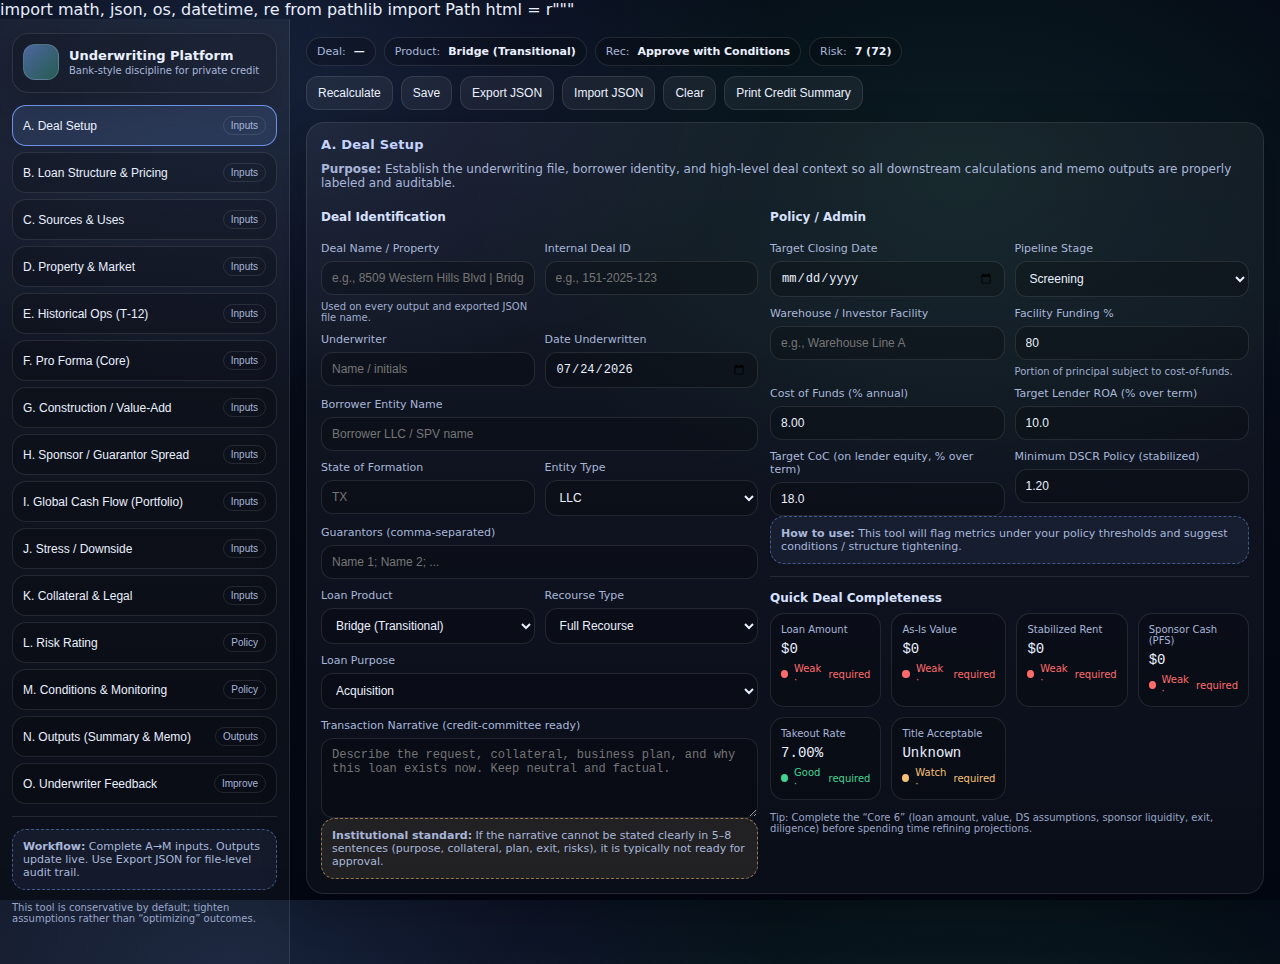
<file: Underwriting Template.html>
import math, json, os, datetime, re
from pathlib import Path

html = r"""<!DOCTYPE html>
<html lang="en">
<head>
  <meta charset="UTF-8" />
  <meta name="viewport" content="width=device-width, initial-scale=1.0"/>
  <title>Institutional Underwriting Platform | Real Estate–Backed Private Credit</title>
  <style>
    :root{
      --bg:#060b18;
      --panel:#0b132a;
      --panel2:#0a1124;
      --card:#0d1733;
      --line:rgba(255,255,255,.10);
      --text:#eaf0ff;
      --muted:#a8b6d9;
      --accent:#7aa2ff;
      --accent2:#c5d3ff;
      --good:#42d392;
      --warn:#f6c177;
      --bad:#ff6b6b;
      --mono: ui-monospace, SFMono-Regular, Menlo, Monaco, Consolas, "Liberation Mono", "Courier New", monospace;
    }
    *{box-sizing:border-box}
    html,body{height:100%}
    body{
      margin:0;
      font-family: Inter, system-ui, -apple-system, Segoe UI, Roboto, Helvetica, Arial;
      color:var(--text);
      background:
        radial-gradient(1000px 600px at 18% 8%, rgba(122,162,255,.16), transparent 55%),
        radial-gradient(900px 600px at 75% 20%, rgba(66,211,146,.10), transparent 55%),
        linear-gradient(180deg, #040915, var(--bg) 35%, #030712);
    }
    a{color:inherit}
    .app{
      display:grid;
      grid-template-columns: 290px 1fr;
      min-height:100vh;
    }
    @media (max-width: 980px){
      .app{grid-template-columns: 1fr}
      .sidebar{position:sticky;top:0;z-index:10}
    }
    .sidebar{
      background: linear-gradient(180deg, rgba(255,255,255,.05), rgba(255,255,255,.03));
      border-right:1px solid var(--line);
      padding:14px 12px;
    }
    .brand{
      display:flex;align-items:center;gap:10px;
      padding:10px 10px 12px;
      border:1px solid var(--line);
      border-radius:16px;
      background: rgba(0,0,0,.20);
      box-shadow: 0 14px 45px rgba(0,0,0,.28);
      margin-bottom:12px;
    }
    .logo{
      width:36px;height:36px;border-radius:12px;
      background: linear-gradient(135deg, rgba(122,162,255,.55), rgba(66,211,146,.35));
      border:1px solid rgba(255,255,255,.15);
    }
    .brand h1{font-size:13px;margin:0}
    .brand .sub{font-size:10px;color:var(--muted);margin-top:2px}
    .nav{
      display:flex;flex-direction:column;gap:6px;
    }
    .nav button{
      width:100%;
      text-align:left;
      border:1px solid var(--line);
      background: rgba(0,0,0,.18);
      color:var(--text);
      padding:10px 10px;
      border-radius:14px;
      cursor:pointer;
      font-size:12px;
      display:flex;align-items:center;justify-content:space-between;gap:8px;
    }
    .nav button:hover{border-color: rgba(122,162,255,.55); background: rgba(122,162,255,.10)}
    .nav button.active{border-color: rgba(122,162,255,.85); background: rgba(122,162,255,.14)}
    .chip{font-size:10px;color:var(--muted);border:1px solid var(--line);padding:3px 7px;border-radius:999px}
    .main{
      padding:18px 16px 70px;
      max-width: 1220px;
      margin: 0 auto;
      width: 100%;
    }
    .topbar{
      display:flex;gap:10px;flex-wrap:wrap;align-items:center;justify-content:space-between;
      margin-bottom:12px;
    }
    .dealmeta{
      display:flex;gap:8px;flex-wrap:wrap;align-items:center;
    }
    .pill{
      display:inline-flex;align-items:center;gap:8px;
      border:1px solid var(--line);
      background: rgba(0,0,0,.18);
      padding:7px 10px;border-radius:999px;
      font-size:11px;color:var(--muted);
    }
    .pill strong{color:var(--text);font-weight:600}
    .actions{display:flex;gap:8px;flex-wrap:wrap}
    .btn{
      border:1px solid var(--line);
      background: rgba(255,255,255,.06);
      color:var(--text);
      padding:9px 11px;border-radius:12px;cursor:pointer;
      font-size:12px;display:inline-flex;align-items:center;gap:8px;
    }
    .btn:hover{border-color: rgba(122,162,255,.55); background: rgba(122,162,255,.12)}
    .btn.danger:hover{border-color: rgba(255,107,107,.65); background: rgba(255,107,107,.10)}
    .grid2{display:grid;grid-template-columns: 1fr 1fr; gap:12px}
    @media (max-width: 900px){ .grid2{grid-template-columns:1fr} }
    .card{
      background: linear-gradient(180deg, rgba(255,255,255,.05), rgba(255,255,255,.03));
      border:1px solid var(--line);
      border-radius:18px;
      padding:14px;
      box-shadow: 0 14px 45px rgba(0,0,0,.22);
    }
    .card h2{font-size:13px;margin:0 0 10px;color:var(--accent2);letter-spacing:.2px}
    .card h3{font-size:12px;margin:14px 0 8px;color:#d7e1ff}
    .card p{margin:6px 0;color:var(--muted);font-size:12px}
    .small{font-size:11px;color:var(--muted)}
    .hr{height:1px;background:var(--line);margin:12px 0}
    label{display:block;font-size:11px;color:var(--muted);margin:10px 0 6px}
    input, select, textarea{
      width:100%;
      border:1px solid var(--line);
      background: rgba(0,0,0,.20);
      color:var(--text);
      padding:9px 10px;
      border-radius:12px;
      font-size:12px;
      outline:none;
    }
    textarea{min-height:80px;resize:vertical}
    input:focus, select:focus, textarea:focus{
      border-color: rgba(122,162,255,.65);
      box-shadow: 0 0 0 3px rgba(122,162,255,.12);
    }
    .row{display:flex;gap:10px}
    .row > *{flex:1}
    .hint{
      margin-top:6px;font-size:10px;color:var(--muted);
      opacity:.95
    }
    .callout{
      border:1px dashed rgba(122,162,255,.45);
      background: rgba(122,162,255,.08);
      padding:10px 10px;border-radius:14px;
      font-size:11px;color:var(--muted);
    }
    .warnbox{
      border:1px dashed rgba(246,193,119,.55);
      background: rgba(246,193,119,.10);
      padding:10px;border-radius:14px;
      font-size:11px;color:var(--muted);
    }
    .badbox{
      border:1px dashed rgba(255,107,107,.55);
      background: rgba(255,107,107,.10);
      padding:10px;border-radius:14px;
      font-size:11px;color:var(--muted);
    }
    .kpiGrid{display:grid;grid-template-columns: repeat(4, 1fr); gap:10px}
    @media (max-width: 1100px){ .kpiGrid{grid-template-columns: repeat(2, 1fr);} }
    .kpi{
      border:1px solid var(--line);
      background: rgba(0,0,0,.18);
      border-radius:14px;
      padding:10px;
    }
    .kpi .t{font-size:10px;color:var(--muted);margin-bottom:6px}
    .kpi .v{font-size:14px;font-family:var(--mono)}
    .kpi .s{margin-top:6px;font-size:10px}
    .tag{display:inline-flex;align-items:center;gap:6px}
    .dot{width:8px;height:8px;border-radius:50%}
    .good{color:var(--good)} .warn{color:var(--warn)} .bad{color:var(--bad)}
    .dot.good{background:var(--good)} .dot.warn{background:var(--warn)} .dot.bad{background:var(--bad)}
    .table{width:100%;border-collapse:collapse;font-size:11px}
    .table th,.table td{border-bottom:1px solid var(--line);padding:8px 6px;text-align:left;vertical-align:top}
    .table th{color:var(--muted);font-weight:600}
    .mono{font-family:var(--mono)}
    .nowrap{white-space:nowrap}
    .right{text-align:right}
    .rowBtns{display:flex;gap:8px;flex-wrap:wrap;margin-top:8px}
    .page{display:none}
    .page.active{display:block}
    .footerNote{
      margin-top:12px;
      font-size:10px;color:var(--muted);
      opacity:.9
    }
    .printOnly{display:none}
    @media print{
      .sidebar,.actions,.noPrint{display:none !important}
      .printOnly{display:block}
      body{background:white;color:black}
      .main{max-width:none;margin:0;padding:0}
      .card{box-shadow:none;border:1px solid #ccc;background:white}
      input,select,textarea{border:1px solid #ccc;background:white;color:black}
      .kpi{background:white}
      .table th,.table td{border-bottom:1px solid #ccc}
    }
  </style>
</head>
<body>
<div class="app">
  <!-- SIDEBAR NAV -->
  <aside class="sidebar noPrint">
    <div class="brand">
      <div class="logo"></div>
      <div>
        <h1>Underwriting Platform</h1>
        <div class="sub">Bank-style discipline for private credit</div>
      </div>
    </div>

    <div class="nav" id="nav">
      <button data-page="p_deal" class="active">A. Deal Setup <span class="chip">Inputs</span></button>
      <button data-page="p_structure">B. Loan Structure & Pricing <span class="chip">Inputs</span></button>
      <button data-page="p_sources">C. Sources & Uses <span class="chip">Inputs</span></button>
      <button data-page="p_property">D. Property & Market <span class="chip">Inputs</span></button>
      <button data-page="p_hist">E. Historical Ops (T‑12) <span class="chip">Inputs</span></button>
      <button data-page="p_proforma">F. Pro Forma (Core) <span class="chip">Inputs</span></button>
      <button data-page="p_construction">G. Construction / Value‑Add <span class="chip">Inputs</span></button>
      <button data-page="p_sponsor">H. Sponsor / Guarantor Spread <span class="chip">Inputs</span></button>
      <button data-page="p_global">I. Global Cash Flow (Portfolio) <span class="chip">Inputs</span></button>
      <button data-page="p_stress">J. Stress / Downside <span class="chip">Inputs</span></button>
      <button data-page="p_legal">K. Collateral & Legal <span class="chip">Inputs</span></button>
      <button data-page="p_rating">L. Risk Rating <span class="chip">Policy</span></button>
      <button data-page="p_conditions">M. Conditions & Monitoring <span class="chip">Policy</span></button>
      <button data-page="p_outputs">N. Outputs (Summary & Memo) <span class="chip">Outputs</span></button>
      <button data-page="p_feedback">O. Underwriter Feedback <span class="chip">Improve</span></button>
    </div>

    <div class="hr"></div>
    <div class="small">
      <div class="callout">
        <strong>Workflow:</strong> Complete A→M inputs. Outputs update live. Use Export JSON for file-level audit trail.
      </div>
      <div class="footerNote">
        This tool is conservative by default; tighten assumptions rather than “optimizing” outcomes.
      </div>
    </div>
  </aside>

  <!-- MAIN -->
  <main class="main">
    <div class="topbar noPrint">
      <div class="dealmeta">
        <div class="pill">Deal: <strong id="hdrDeal">—</strong></div>
        <div class="pill">Product: <strong id="hdrProd">—</strong></div>
        <div class="pill">Rec: <strong id="hdrRec">—</strong></div>
        <div class="pill">Risk: <strong id="hdrRisk">—</strong></div>
      </div>
      <div class="actions">
        <button class="btn" id="btnRecalc">Recalculate</button>
        <button class="btn" id="btnSave">Save</button>
        <button class="btn" id="btnExport">Export JSON</button>
        <button class="btn" id="btnImport">Import JSON</button>
        <button class="btn danger" id="btnClear">Clear</button>
        <button class="btn" id="btnPrint">Print Credit Summary</button>
      </div>
    </div>

    <!-- PAGES -->
    <section class="page active" id="p_deal">
      <div class="card">
        <h2>A. Deal Setup</h2>
        <p><strong>Purpose:</strong> Establish the underwriting file, borrower identity, and high-level deal context so all downstream calculations and memo outputs are properly labeled and auditable.</p>

        <div class="grid2">
          <div>
            <h3>Deal Identification</h3>
            <div class="row">
              <div>
                <label>Deal Name / Property</label>
                <input id="dealName" placeholder="e.g., 8509 Western Hills Blvd | Bridge Refi" />
                <div class="hint">Used on every output and exported JSON file name.</div>
              </div>
              <div>
                <label>Internal Deal ID</label>
                <input id="dealId" placeholder="e.g., 151-2025-123" />
              </div>
            </div>
            <div class="row">
              <div>
                <label>Underwriter</label>
                <input id="underwriter" placeholder="Name / initials" />
              </div>
              <div>
                <label>Date Underwritten</label>
                <input id="uwDate" type="date"/>
              </div>
            </div>

            <label>Borrower Entity Name</label>
            <input id="borrowerEntity" placeholder="Borrower LLC / SPV name" />

            <div class="row">
              <div>
                <label>State of Formation</label>
                <input id="borrowerState" placeholder="TX" />
              </div>
              <div>
                <label>Entity Type</label>
                <select id="entityType">
                  <option>LLC</option><option>LP</option><option>Corporation</option><option>Trust</option><option>Other</option>
                </select>
              </div>
            </div>

            <label>Guarantors (comma-separated)</label>
            <input id="guarantors" placeholder="Name 1; Name 2; ..." />

            <div class="row">
              <div>
                <label>Loan Product</label>
                <select id="loanProduct">
                  <option value="bridge">Bridge (Transitional)</option>
                  <option value="fixflip">Fix‑and‑Flip</option>
                  <option value="construction">Ground‑Up Construction</option>
                  <option value="commercial_bridge">Commercial Bridge</option>
                  <option value="land">Land Acquisition</option>
                  <option value="second_lien">Second Lien / Mezz</option>
                  <option value="dscr">DSCR / Investment Property</option>
                </select>
              </div>
              <div>
                <label>Recourse Type</label>
                <select id="recourse">
                  <option value="full">Full Recourse</option>
                  <option value="limited">Limited Recourse / Bad‑Boy</option>
                  <option value="non">Non‑Recourse</option>
                </select>
              </div>
            </div>

            <label>Loan Purpose</label>
            <select id="loanPurpose">
              <option>Acquisition</option>
              <option>Cash‑Out Refinance</option>
              <option>Rate/Term Refinance</option>
              <option>Construction</option>
              <option>Rehab / Value‑Add</option>
              <option>Bridge to Sale</option>
              <option>Bridge to Permanent Financing</option>
              <option>Other</option>
            </select>

            <label>Transaction Narrative (credit‑committee ready)</label>
            <textarea id="txNarr" placeholder="Describe the request, collateral, business plan, and why this loan exists now. Keep neutral and factual."></textarea>

            <div class="warnbox">
              <strong>Institutional standard:</strong> If the narrative cannot be stated clearly in 5–8 sentences (purpose, collateral, plan, exit, risks), it is typically not ready for approval.
            </div>
          </div>

          <div>
            <h3>Policy / Admin</h3>
            <div class="row">
              <div>
                <label>Target Closing Date</label>
                <input id="closeDate" type="date"/>
              </div>
              <div>
                <label>Pipeline Stage</label>
                <select id="stage">
                  <option>Screening</option><option>Pre‑Underwrite</option><option>Full Underwrite</option><option>Credit Committee</option><option>Approved</option><option>Closed</option><option>Declined</option>
                </select>
              </div>
            </div>

            <div class="row">
              <div>
                <label>Warehouse / Investor Facility</label>
                <input id="facility" placeholder="e.g., Warehouse Line A" />
              </div>
              <div>
                <label>Facility Funding %</label>
                <input id="cofPctFunded" type="number" min="0" max="100" step="0.1" value="80"/>
                <div class="hint">Portion of principal subject to cost-of-funds.</div>
              </div>
            </div>

            <div class="row">
              <div>
                <label>Cost of Funds (% annual)</label>
                <input id="cofRate" type="number" min="0" step="0.01" value="8.00"/>
              </div>
              <div>
                <label>Target Lender ROA (% over term)</label>
                <input id="targetROA" type="number" min="0" step="0.1" value="10.0"/>
              </div>
            </div>

            <div class="row">
              <div>
                <label>Target CoC (on lender equity, % over term)</label>
                <input id="targetCoC" type="number" min="0" step="0.1" value="18.0"/>
              </div>
              <div>
                <label>Minimum DSCR Policy (stabilized)</label>
                <input id="policyMinDSCR" type="number" min="0" step="0.01" value="1.20"/>
              </div>
            </div>

            <div class="callout">
              <strong>How to use:</strong> This tool will flag metrics under your policy thresholds and suggest conditions / structure tightening.
            </div>

            <div class="hr"></div>

            <h3>Quick Deal Completeness</h3>
            <div class="kpiGrid" id="kpiCompleteness"></div>

            <div class="footerNote">
              Tip: Complete the “Core 6” (loan amount, value, DS assumptions, sponsor liquidity, exit, diligence) before spending time refining projections.
            </div>
          </div>
        </div>
      </div>
    </section>

    <section class="page" id="p_structure">
      <div class="card">
        <h2>B. Loan Structure & Pricing</h2>
        <p><strong>Purpose:</strong> Define legal and economic terms (rate, amortization, fees, reserves, lien position). This drives lender economics, debt service, DSCR, and exit feasibility.</p>

        <div class="grid2">
          <div>
            <h3>Core Terms</h3>
            <div class="row">
              <div>
                <label>Requested Loan Amount ($)</label>
                <input id="loanAmount" type="number" min="0" step="1000" value="0"/>
              </div>
              <div>
                <label>Interest Type</label>
                <select id="interestType">
                  <option value="fixed">Fixed</option>
                  <option value="floating">Floating</option>
                </select>
              </div>
            </div>

            <div class="row">
              <div>
                <label>Note Rate (% annual)</label>
                <input id="noteRate" type="number" min="0" step="0.01" value="12.00"/>
              </div>
              <div>
                <label>Index / Spread (if floating)</label>
                <input id="indexSpread" placeholder="e.g., SOFR + 6.50%" />
              </div>
            </div>

            <div class="row">
              <div>
                <label>Term (months)</label>
                <input id="termMonths" type="number" min="1" step="1" value="12"/>
              </div>
              <div>
                <label>Interest‑Only Months</label>
                <input id="ioMonths" type="number" min="0" step="1" value="12"/>
              </div>
            </div>

            <div class="row">
              <div>
                <label>Amortization (years) (if amortizing)</label>
                <input id="amortYears" type="number" min="0" step="1" value="30"/>
              </div>
              <div>
                <label>Balloon at Maturity</label>
                <select id="balloon">
                  <option value="yes">Yes</option>
                  <option value="no">No (fully amortizing)</option>
                </select>
              </div>
            </div>

            <h3>Fees & Economics</h3>
            <div class="row">
              <div>
                <label>Origination Points (% of loan)</label>
                <input id="origPoints" type="number" min="0" step="0.01" value="2.00"/>
              </div>
              <div>
                <label>Other Fees ($)</label>
                <input id="otherFees" type="number" min="0" step="100" value="0"/>
              </div>
            </div>

            <div class="row">
              <div>
                <label>Exit Fee ($) (optional)</label>
                <input id="exitFee" type="number" min="0" step="500" value="0"/>
              </div>
              <div>
                <label>Extension Fee (% of loan) (optional)</label>
                <input id="extFeePct" type="number" min="0" step="0.01" value="0"/>
              </div>
            </div>

            <div class="row">
              <div>
                <label>Default Interest (% add‑on)</label>
                <input id="defaultAdd" type="number" min="0" step="0.25" value="5.00"/>
              </div>
              <div>
                <label>Late Fee (% of payment)</label>
                <input id="lateFeePct" type="number" min="0" step="0.1" value="5.0"/>
              </div>
            </div>

            <div class="callout">
              <strong>Interpretation:</strong> For bridge/value‑add, pricing alone does not solve structure risk. If leverage is high, require (i) tighter LTC, (ii) reserves, (iii) PG, (iv) covenants/cash management, and (v) realistic exit.
            </div>
          </div>

          <div>
            <h3>Lien Position & Payments</h3>
            <div class="row">
              <div>
                <label>Lien Position</label>
                <select id="lienPos">
                  <option value="1st">1st Lien</option>
                  <option value="2nd">2nd Lien</option>
                  <option value="mezz">Mezz / Equity‑like</option>
                </select>
              </div>
              <div>
                <label>Senior Debt Ahead ($)</label>
                <input id="seniorAhead" type="number" min="0" step="1000" value="0"/>
              </div>
            </div>

            <div class="row">
              <div>
                <label>Interest Reserve ($ held back)</label>
                <input id="interestReserve" type="number" min="0" step="1000" value="0"/>
              </div>
              <div>
                <label>Reserve Coverage Target (months)</label>
                <input id="reserveMonths" type="number" min="0" step="1" value="6"/>
              </div>
            </div>

            <div class="row">
              <div>
                <label>Escrows (Taxes/Insurance)</label>
                <select id="escrows">
                  <option value="none">None</option>
                  <option value="ti">T&amp;I Escrow</option>
                  <option value="full">Full Cash Management</option>
                </select>
              </div>
              <div>
                <label>Cash Management Trigger DSCR</label>
                <input id="cmTrigger" type="number" min="0" step="0.01" value="1.10"/>
              </div>
            </div>

            <div class="hr"></div>

            <h3>Calculated Payments (Audit‑Friendly)</h3>
            <div class="kpiGrid" id="kpiPayments"></div>

            <div class="hr"></div>

            <h3>Lender Economics (Over Term)</h3>
            <div class="kpiGrid" id="kpiEconomics"></div>

            <div class="warnbox">
              <strong>Common failure point:</strong> Underwriting the exit based on “best case” and not verifying takeout requirements (DSCR, LTV, sponsor liquidity, seasoning, and market cap rates).
            </div>
          </div>
        </div>
      </div>
    </section>

    <section class="page" id="p_sources">
      <div class="card">
        <h2>C. Sources & Uses</h2>
        <p><strong>Purpose:</strong> Validate sponsor equity at risk, ensure the budget is complete, identify gaps, and compute LTC and contingency adequacy. For construction/value‑add, the budget is a primary credit document.</p>

        <div class="grid2">
          <div>
            <h3>Uses (Budget Summary)</h3>
            <div class="row">
              <div>
                <label>Purchase Price ($)</label>
                <input id="purchasePrice" type="number" min="0" step="1000" value="0"/>
              </div>
              <div>
                <label>Closing Costs (Borrower) ($)</label>
                <input id="borClosing" type="number" min="0" step="500" value="0"/>
              </div>
            </div>

            <div class="row">
              <div>
                <label>Rehab / Construction Hard Costs ($)</label>
                <input id="rehabBudget" type="number" min="0" step="1000" value="0"/>
              </div>
              <div>
                <label>Soft Costs ($) (A&amp;E, permits, etc.)</label>
                <input id="softCosts" type="number" min="0" step="1000" value="0"/>
              </div>
            </div>

            <div class="row">
              <div>
                <label>Contingency (% of hard costs)</label>
                <input id="contPct" type="number" min="0" step="0.1" value="10.0"/>
              </div>
              <div>
                <label>Interest Carry (est.) ($) (if not reserved)</label>
                <input id="estCarry" type="number" min="0" step="1000" value="0"/>
              </div>
            </div>

            <div class="row">
              <div>
                <label>Leasing / TI / LC ($) (if applicable)</label>
                <input id="leasingCosts" type="number" min="0" step="1000" value="0"/>
              </div>
              <div>
                <label>CapEx Reserve ($/yr) (stabilized)</label>
                <input id="capexReserve" type="number" min="0" step="100" value="0"/>
              </div>
            </div>

            <label>Total Uses ($) (override if needed)</label>
            <input id="totalUses" type="number" min="0" step="1000" value="0"/>
            <div class="hint">If blank/zero, tool computes a total from line items above.</div>

            <div class="hr"></div>
            <h3>Sources</h3>
            <div class="row">
              <div>
                <label>Loan Proceeds ($)</label>
                <input id="srcLoan" type="number" min="0" step="1000" value="0"/>
                <div class="hint">Default = requested loan amount (set on page B).</div>
              </div>
              <div>
                <label>Sponsor Equity ($)</label>
                <input id="sponsorEquity" type="number" min="0" step="1000" value="0"/>
              </div>
            </div>

            <div class="row">
              <div>
                <label>Other Financing ($)</label>
                <input id="otherFin" type="number" min="0" step="1000" value="0"/>
              </div>
              <div>
                <label>Cash at Risk (%)</label>
                <input id="equityAtRiskPct" type="number" min="0" step="0.1" value="100"/>
                <div class="hint">If equity is borrowed or reimbursed, reduce accordingly.</div>
              </div>
            </div>

            <div class="callout">
              <strong>Interpretation:</strong> Sponsor equity that is not “real cash at risk” is not loss-absorbing capital. Underwrite it accordingly.
            </div>
          </div>

          <div>
            <h3>Budget Controls (Construction/Value‑Add)</h3>
            <div class="row">
              <div>
                <label>Draw Method</label>
                <select id="drawMethod">
                  <option value="reimb">Reimbursement (post‑work)</option>
                  <option value="adv">Advance (pre‑work)</option>
                  <option value="hybrid">Hybrid</option>
                </select>
              </div>
              <div>
                <label>Inspection Frequency</label>
                <select id="inspectFreq">
                  <option>Per Draw</option><option>Monthly</option><option>Milestones</option>
                </select>
              </div>
            </div>

            <div class="row">
              <div>
                <label>GC Contract Type</label>
                <select id="gcType">
                  <option>Not Provided</option>
                  <option>GMP</option>
                  <option>Fixed Price</option>
                  <option>Cost Plus</option>
                  <option>Owner‑Builder</option>
                </select>
              </div>
              <div>
                <label>Contingency Holder</label>
                <select id="contHolder">
                  <option>Lender Controlled</option>
                  <option>Borrower Controlled</option>
                  <option>Shared</option>
                </select>
              </div>
            </div>

            <div class="row">
              <div>
                <label>Permits in Hand?</label>
                <select id="permits">
                  <option value="no">No</option>
                  <option value="partial">Partially</option>
                  <option value="yes">Yes</option>
                </select>
              </div>
              <div>
                <label>Construction Start Date</label>
                <input id="startDate" type="date"/>
              </div>
            </div>

            <div class="row">
              <div>
                <label>Construction Duration (months)</label>
                <input id="constMonths" type="number" min="0" step="1" value="0"/>
              </div>
              <div>
                <label>Lease‑Up Duration (months)</label>
                <input id="leaseupMonths" type="number" min="0" step="1" value="0"/>
              </div>
            </div>

            <div class="hr"></div>
            <h3>Computed Gaps & Policy Flags</h3>
            <div class="kpiGrid" id="kpiSU"></div>

            <div class="badbox" id="gapBox" style="display:none"></div>

            <div class="footerNote">
              If Sources ≠ Uses: fix the gap before proceeding. “Assumed” money is not a source.
            </div>
          </div>
        </div>
      </div>
    </section>

    <section class="page" id="p_property">
      <div class="card">
        <h2>D. Property & Market</h2>
        <p><strong>Purpose:</strong> Document collateral characteristics, assess market liquidity, and support rent/sale/exit assumptions. For private credit, marketability and time-to-exit are core downside drivers.</p>

        <div class="grid2">
          <div>
            <h3>Collateral Description</h3>
            <div class="row">
              <div>
                <label>Property Address</label>
                <input id="propAddr" placeholder="Street, City, State" />
              </div>
              <div>
                <label>County / Submarket</label>
                <input id="submarket" placeholder="e.g., Tarrant / West FW" />
              </div>
            </div>

            <div class="row">
              <div>
                <label>Asset Type</label>
                <select id="assetType">
                  <option value="sfr">SFR / 1‑4</option>
                  <option value="multifamily">Multifamily</option>
                  <option value="office">Office</option>
                  <option value="retail">Retail</option>
                  <option value="industrial">Industrial</option>
                  <option value="mixed">Mixed‑Use</option>
                  <option value="land">Land</option>
                  <option value="other">Other</option>
                </select>
              </div>
              <div>
                <label>Occupancy Status</label>
                <select id="occupancy">
                  <option value="vacant">Vacant</option>
                  <option value="part">Partially Occupied</option>
                  <option value="inplace">Stabilized / In‑Place</option>
                </select>
              </div>
            </div>

            <div class="row">
              <div>
                <label>Year Built / Renovated</label>
                <input id="yearBuilt" placeholder="e.g., 1998 / 2022" />
              </div>
              <div>
                <label>Size (SF / Units)</label>
                <input id="size" placeholder="e.g., 12,500 SF or 24 units" />
              </div>
            </div>

            <label>Physical Condition (neutral)</label>
            <textarea id="condition" placeholder="Deferred maintenance, major systems, roof/HVAC, code issues, functional obsolescence..."></textarea>

            <label>Location Strengths / Weaknesses</label>
            <textarea id="locNotes" placeholder="Visibility, access, tenant base, competing supply, crime perception, barriers to entry..."></textarea>

            <div class="callout">
              <strong>Interpretation:</strong> If collateral has “thin buyer pool” characteristics (special purpose, tertiary market, heavy deferred maintenance), require additional cushion (lower leverage, more reserves, stronger PG).
            </div>
          </div>

          <div>
            <h3>Valuation & Market Inputs</h3>
            <div class="row">
              <div>
                <label>As‑Is Value (Appraisal/BPO) ($)</label>
                <input id="asIsValue" type="number" min="0" step="1000" value="0"/>
              </div>
              <div>
                <label>Stabilized/ARV Value ($)</label>
                <input id="arvValue" type="number" min="0" step="1000" value="0"/>
              </div>
            </div>

            <div class="row">
              <div>
                <label>Appraisal Date</label>
                <input id="appDate" type="date"/>
              </div>
              <div>
                <label>Appraiser / BPO Provider</label>
                <input id="appProv" placeholder="Firm name" />
              </div>
            </div>

            <h3>Market & Liquidity</h3>
            <div class="row">
              <div>
                <label>Market Vacancy Trend</label>
                <select id="mktVacTrend">
                  <option>Improving</option><option>Stable</option><option>Softening</option><option>Unknown</option>
                </select>
              </div>
              <div>
                <label>Supply Pipeline Risk</label>
                <select id="pipeline">
                  <option>Low</option><option>Moderate</option><option>High</option><option>Unknown</option>
                </select>
              </div>
            </div>

            <div class="row">
              <div>
                <label>Liquidity Score (1 best – 5 worst)</label>
                <input id="liqScore" type="number" min="1" max="5" step="1" value="3"/>
              </div>
              <div>
                <label>Time‑to‑Sell Assumption (months)</label>
                <input id="tts" type="number" min="0" step="1" value="6"/>
              </div>
            </div>

            <label>Comparable Rent Notes</label>
            <textarea id="rentComps" placeholder="Summarize rent comps, concessions, tenant quality, and support for pro forma rents."></textarea>

            <label>Comparable Sale Notes</label>
            <textarea id="saleComps" placeholder="Summarize sales comps supporting as-is and exit assumptions; cap rates; buyer pool."></textarea>

            <div class="hr"></div>
            <h3>Market Risk Scoring (Auto)</h3>
            <div class="kpiGrid" id="kpiMarket"></div>
          </div>
        </div>
      </div>
    </section>

    <section class="page" id="p_hist">
      <div class="card">
        <h2>E. Historical Operating Performance (T‑12 / In‑Place)</h2>
        <p><strong>Purpose:</strong> Establish a defensible baseline NOI and identify normalization adjustments. Historical statements are often “optimistic”; normalize to market vacancy, management, and reserves.</p>

        <div class="grid2">
          <div>
            <h3>Income</h3>
            <div class="row">
              <div>
                <label>Gross Scheduled Rent ($/yr)</label>
                <input id="grossRent" type="number" min="0" step="1000" value="0"/>
              </div>
              <div>
                <label>Other Income ($/yr)</label>
                <input id="otherIncome" type="number" min="0" step="100" value="0"/>
              </div>
            </div>

            <div class="row">
              <div>
                <label>Vacancy & Credit Loss (% of gross)</label>
                <input id="vacPct" type="number" min="0" max="100" step="0.1" value="5.0"/>
              </div>
              <div>
                <label>Mgmt Fee (% of EGI) (include even if owner‑managed)</label>
                <input id="mgmtPct" type="number" min="0" max="100" step="0.1" value="4.0"/>
              </div>
            </div>

            <h3>Operating Expenses</h3>
            <div class="row">
              <div>
                <label>Taxes ($/yr)</label>
                <input id="taxes" type="number" min="0" step="100" value="0"/>
              </div>
              <div>
                <label>Insurance ($/yr)</label>
                <input id="insurance" type="number" min="0" step="100" value="0"/>
              </div>
            </div>
            <div class="row">
              <div>
                <label>Repairs & Maintenance ($/yr)</label>
                <input id="repairs" type="number" min="0" step="100" value="0"/>
              </div>
              <div>
                <label>Utilities ($/yr)</label>
                <input id="utilities" type="number" min="0" step="100" value="0"/>
              </div>
            </div>
            <div class="row">
              <div>
                <label>Payroll / On‑Site ($/yr)</label>
                <input id="payroll" type="number" min="0" step="100" value="0"/>
              </div>
              <div>
                <label>Other Operating Expenses ($/yr)</label>
                <input id="otherOpex" type="number" min="0" step="100" value="0"/>
              </div>
            </div>

            <div class="row">
              <div>
                <label>Replacement Reserves ($/yr)</label>
                <input id="replReserves" type="number" min="0" step="100" value="0"/>
              </div>
              <div>
                <label>Normalization Adjustments ($/yr) (+ adds expense)</label>
                <input id="normAdj" type="number" step="100" value="0"/>
                <div class="hint">Example: add market mgmt, increase vacancy, remove one‑time income.</div>
              </div>
            </div>

            <div class="callout">
              <strong>Guidance:</strong> If actual vacancy is abnormally low, underwrite to market. If owner‑managed, include market mgmt fee. If reserves are missing, include them.
            </div>
          </div>

          <div>
            <h3>Normalized NOI Output</h3>
            <div class="kpiGrid" id="kpiHist"></div>

            <div class="hr"></div>
            <h3>Rent Roll (Optional – quick table)</h3>
            <p class="small">This is a lightweight rent roll. For institutional approval, attach the actual rent roll as an exhibit; use this to sanity-check totals.</p>
            <table class="table" id="rentRollTbl">
              <thead>
                <tr><th>Unit/Tenant</th><th class="right">Rent/mo</th><th class="right">Lease Exp</th><th>Notes</th><th class="right"> </th></tr>
              </thead>
              <tbody></tbody>
            </table>
            <div class="rowBtns">
              <button class="btn" id="addRR">Add Row</button>
              <button class="btn" id="sumRR">Update Gross Rent From Rent Roll</button>
            </div>

            <div class="footerNote">
              If rent roll totals differ from stated income, explain the discrepancy (vacancy, free rent, bad debt, concessions, month-to-month).
            </div>
          </div>
        </div>
      </div>
    </section>

    <section class="page" id="p_proforma">
      <div class="card">
        <h2>F. Forward‑Looking Pro Forma (Core Section)</h2>
        <p><strong>Purpose:</strong> Underwrite stabilized performance, exit value, and takeout feasibility. Assumptions must be defensible, conservative, and supported by comps. This section drives most “true risk.”</p>

        <div class="grid2">
          <div>
            <h3>Stabilized Income Assumptions</h3>
            <div class="row">
              <div>
                <label>Stabilized Gross Rent ($/yr)</label>
                <input id="stbGrossRent" type="number" min="0" step="1000" value="0"/>
              </div>
              <div>
                <label>Stabilized Other Income ($/yr)</label>
                <input id="stbOtherIncome" type="number" min="0" step="100" value="0"/>
              </div>
            </div>

            <div class="row">
              <div>
                <label>Stabilized Vacancy & Credit Loss (%)</label>
                <input id="stbVacPct" type="number" min="0" max="100" step="0.1" value="7.0"/>
              </div>
              <div>
                <label>Bad Debt Allowance (% of gross) (optional)</label>
                <input id="badDebtPct" type="number" min="0" max="10" step="0.1" value="0.0"/>
              </div>
            </div>

            <div class="row">
              <div>
                <label>Rent Growth (%/yr)</label>
                <input id="rentGrowth" type="number" min="-20" max="30" step="0.1" value="2.0"/>
              </div>
              <div>
                <label>Expense Growth (%/yr)</label>
                <input id="expGrowth" type="number" min="-20" max="30" step="0.1" value="3.0"/>
              </div>
            </div>

            <h3>Stabilized Expense Assumptions</h3>
            <div class="row">
              <div>
                <label>Stabilized Taxes ($/yr)</label>
                <input id="stbTaxes" type="number" min="0" step="100" value="0"/>
              </div>
              <div>
                <label>Stabilized Insurance ($/yr)</label>
                <input id="stbIns" type="number" min="0" step="100" value="0"/>
              </div>
            </div>

            <div class="row">
              <div>
                <label>Stabilized R&M ($/yr)</label>
                <input id="stbRepairs" type="number" min="0" step="100" value="0"/>
              </div>
              <div>
                <label>Stabilized Utilities ($/yr)</label>
                <input id="stbUtils" type="number" min="0" step="100" value="0"/>
              </div>
            </div>

            <div class="row">
              <div>
                <label>Stabilized Other OpEx ($/yr)</label>
                <input id="stbOtherOpex" type="number" min="0" step="100" value="0"/>
              </div>
              <div>
                <label>Replacement Reserves ($/yr)</label>
                <input id="stbRepl" type="number" min="0" step="100" value="0"/>
              </div>
            </div>

            <div class="row">
              <div>
                <label>CapEx Reserve ($/yr)</label>
                <input id="stbCapex" type="number" min="0" step="100" value="0"/>
              </div>
              <div>
                <label>Mgmt Fee (% of EGI)</label>
                <input id="stbMgmtPct" type="number" min="0" max="100" step="0.1" value="4.0"/>
              </div>
            </div>

            <div class="callout">
              <strong>Interpretation:</strong> Pro forma NOI must be explained. If it relies on “low vacancy + no reserves + minimal mgmt,” it is not institutional.
            </div>
          </div>

          <div>
            <h3>Exit & Reversion</h3>
            <div class="row">
              <div>
                <label>Exit Cap Rate (%)</label>
                <input id="exitCap" type="number" min="0" step="0.01" value="6.50"/>
              </div>
              <div>
                <label>Exit Cap Buffer (bps) (added to cap for conservative exit)</label>
                <input id="exitCapBuffer" type="number" min="0" step="25" value="50"/>
              </div>
            </div>

            <div class="row">
              <div>
                <label>Sales Costs (% of sale price)</label>
                <input id="saleCostPct" type="number" min="0" step="0.1" value="3.0"/>
              </div>
              <div>
                <label>Time‑to‑Exit (months)</label>
                <input id="timeToExit" type="number" min="0" step="1" value="12"/>
              </div>
            </div>

            <div class="row">
              <div>
                <label>Projection Horizon (years)</label>
                <input id="projYears" type="number" min="1" step="1" value="5"/>
              </div>
              <div>
                <label>Permanent Refi Rate (% annual) (takeout)</label>
                <input id="takeoutRate" type="number" min="0" step="0.01" value="7.00"/>
              </div>
            </div>

            <div class="row">
              <div>
                <label>Takeout Amortization (years)</label>
                <input id="takeoutAmort" type="number" min="1" step="1" value="30"/>
              </div>
              <div>
                <label>Takeout DSCR Requirement</label>
                <input id="takeoutDSCR" type="number" min="0" step="0.01" value="1.25"/>
              </div>
            </div>

            <div class="hr"></div>
            <h3>Pro Forma Outputs</h3>
            <div class="kpiGrid" id="kpiPF"></div>

            <div class="hr"></div>
            <h3>Year‑By‑Year Projection</h3>
            <div id="projWrap"></div>

            <div class="footerNote">
              Takeout feasibility is evaluated both by DSCR and by implied takeout LTV (based on market cap rate + conservative buffer).
            </div>
          </div>
        </div>
      </div>
    </section>

    <section class="page" id="p_construction">
      <div class="card">
        <h2>G. Construction / Value‑Add / Business Plan</h2>
        <p><strong>Purpose:</strong> Underwrite budget realism, schedule risk, and cost overrun protection. This is often where private credit losses originate (scope creep, delays, insufficient reserves).</p>

        <div class="grid2">
          <div>
            <h3>Scope & Schedule</h3>
            <div class="row">
              <div>
                <label>Scope Summary</label>
                <textarea id="scope" placeholder="Major work items, systems, interiors/exteriors, leasing scope, TI/LC..."></textarea>
              </div>
              <div>
                <label>Schedule Narrative</label>
                <textarea id="scheduleNotes" placeholder="Start date, milestones, critical path, seasonality, permitting dependencies..."></textarea>
              </div>
            </div>

            <div class="row">
              <div>
                <label>Hard Cost / SF or Unit ($)</label>
                <input id="hardPer" type="number" min="0" step="1" value="0"/>
              </div>
              <div>
                <label>Contingency Adequacy (Underwriter)</label>
                <select id="contAdeq">
                  <option>Adequate</option><option>Borderline</option><option>Inadequate</option><option>Unknown</option>
                </select>
              </div>
            </div>

            <div class="row">
              <div>
                <label>Contractor Experience (Underwriter)</label>
                <select id="gcExp">
                  <option>Strong</option><option>Moderate</option><option>Weak</option><option>Unknown</option>
                </select>
              </div>
              <div>
                <label>Owner‑Builder Risk</label>
                <select id="obRisk">
                  <option>Low</option><option>Moderate</option><option>High</option><option>Not Applicable</option>
                </select>
              </div>
            </div>

            <div class="callout">
              <strong>Controls that matter:</strong> third‑party budget review, GMP or fixed contract where possible, lender‑controlled contingency, and inspections with lien waivers.
            </div>
          </div>

          <div>
            <h3>Interest Carry & Reserve Adequacy</h3>
            <p class="small">This section estimates interest carry over the stabilization timeline (construction + lease‑up + buffer) and compares to reserves.</p>

            <div class="row">
              <div>
                <label>Stabilization Timeline (months)</label>
                <input id="stabMonths" type="number" min="0" step="1" value="0"/>
              </div>
              <div>
                <label>Carry Buffer (months)</label>
                <input id="carryBufferMo" type="number" min="0" step="1" value="3"/>
              </div>
            </div>

            <div class="row">
              <div>
                <label>Assumed Avg Utilization (% of loan)</label>
                <input id="avgUtilPct" type="number" min="0" max="100" step="1" value="80"/>
              </div>
              <div>
                <label>Operating Deficit During Lease‑Up ($/mo) (optional)</label>
                <input id="leaseupDef" type="number" min="0" step="100" value="0"/>
              </div>
            </div>

            <div class="kpiGrid" id="kpiCarry"></div>

            <div class="warnbox" id="carryWarn" style="display:none"></div>

            <div class="hr"></div>
            <h3>Draw Schedule (Simple)</h3>
            <p class="small">Add expected draws by month (optional). If not provided, the tool assumes even utilization.</p>
            <table class="table" id="drawTbl">
              <thead>
                <tr><th class="nowrap">Month</th><th class="right">Draw ($)</th><th>Milestone</th><th class="right"></th></tr>
              </thead>
              <tbody></tbody>
            </table>
            <div class="rowBtns">
              <button class="btn" id="addDraw">Add Draw Row</button>
              <button class="btn" id="evenDraw">Auto‑Even Draws</button>
            </div>
          </div>
        </div>
      </div>
    </section>

    <section class="page" id="p_sponsor">
      <div class="card">
        <h2>H. Sponsor / Guarantor Spread (Bank‑Level)</h2>
        <p><strong>Purpose:</strong> Evaluate guarantor strength, liquidity, contingent liabilities, and capacity to support the loan through stress. Private credit differs from banks in structure flexibility, but sponsor capacity still matters.</p>

        <div class="grid2">
          <div>
            <h3>Personal Financial Statement (Summary)</h3>
            <div class="row">
              <div>
                <label>Cash & Equivalents ($)</label>
                <input id="pfsCash" type="number" min="0" step="1000" value="0"/>
              </div>
              <div>
                <label>Marketable Securities ($)</label>
                <input id="pfsMarket" type="number" min="0" step="1000" value="0"/>
              </div>
            </div>

            <div class="row">
              <div>
                <label>Other Liquid (Retirement, etc.) ($)</label>
                <input id="pfsOtherLiq" type="number" min="0" step="1000" value="0"/>
              </div>
              <div>
                <label>Illiquid RE Equity ($)</label>
                <input id="pfsReEq" type="number" min="0" step="1000" value="0"/>
              </div>
            </div>

            <div class="row">
              <div>
                <label>Business Interests ($)</label>
                <input id="pfsBiz" type="number" min="0" step="1000" value="0"/>
              </div>
              <div>
                <label>Other Assets ($)</label>
                <input id="pfsOther" type="number" min="0" step="1000" value="0"/>
              </div>
            </div>

            <h3>Liabilities</h3>
            <div class="row">
              <div>
                <label>Total Liabilities ($)</label>
                <input id="pfsLiab" type="number" min="0" step="1000" value="0"/>
              </div>
              <div>
                <label>Contingent Liabilities ($) (PGs, lawsuits)</label>
                <input id="contLiab" type="number" min="0" step="1000" value="0"/>
              </div>
            </div>

            <div class="row">
              <div>
                <label>Liquidity Haircut (% applied to “liquid” assets)</label>
                <input id="liqHaircut" type="number" min="0" max="50" step="1" value="5"/>
              </div>
              <div>
                <label>RE Equity Haircut (% applied to illiquid RE)</label>
                <input id="reHaircut" type="number" min="0" max="80" step="5" value="25"/>
              </div>
            </div>

            <div class="callout">
              <strong>Conservatism:</strong> Apply haircuts. Liquidity on paper is not liquidity in a workout.
            </div>
          </div>

          <div>
            <h3>Income & Global Support</h3>
            <div class="row">
              <div>
                <label>Personal Income (stable) ($/yr)</label>
                <input id="persIncome" type="number" min="0" step="1000" value="0"/>
              </div>
              <div>
                <label>Personal Living Expenses ($/yr)</label>
                <input id="living" type="number" min="0" step="1000" value="0"/>
              </div>
            </div>

            <div class="row">
              <div>
                <label>Other Required Debt Pmts ($/yr) (non‑RE)</label>
                <input id="otherDebt" type="number" min="0" step="1000" value="0"/>
              </div>
              <div>
                <label>Other Income Volatility</label>
                <select id="incomeVol">
                  <option>Low</option><option>Moderate</option><option>High</option><option>Unknown</option>
                </select>
              </div>
            </div>

            <label>Sponsor Track Record (summary)</label>
            <textarea id="track" placeholder="Past projects, realized exits, construction experience, litigation, bankruptcies, fraud checks..."></textarea>

            <label>Concentration Risk Notes</label>
            <textarea id="conc" placeholder="Tenant, geography, property type concentration; reliance on one revenue stream..."></textarea>

            <div class="hr"></div>
            <h3>Sponsor KPIs (Auto)</h3>
            <div class="kpiGrid" id="kpiSponsor"></div>

            <div class="warnbox" id="sponsorWarn" style="display:none"></div>
          </div>
        </div>
      </div>
    </section>

    <section class="page" id="p_global">
      <div class="card">
        <h2>I. Global Cash Flow (Portfolio & Businesses)</h2>
        <p><strong>Purpose:</strong> Calculate global DSCR and identify liquidity burn sensitivity. This helps determine whether the sponsor can carry a project through delays, vacancy shocks, or rate shocks.</p>

        <div class="grid2">
          <div>
            <h3>Portfolio Summary Inputs</h3>
            <div class="row">
              <div>
                <label>Global NOI / Cash Flow Available ($/yr)</label>
                <input id="globalNoi" type="number" min="0" step="1000" value="0"/>
              </div>
              <div>
                <label>Global Debt Service ($/yr)</label>
                <input id="globalDebtSvc" type="number" min="0" step="1000" value="0"/>
              </div>
            </div>

            <div class="row">
              <div>
                <label>Portfolio Vacancy Sensitivity (% pts)</label>
                <input id="globVacSens" type="number" min="0" max="50" step="0.5" value="5"/>
              </div>
              <div>
                <label>Portfolio Rate Shock (bps)</label>
                <input id="globRateBps" type="number" min="0" max="1000" step="25" value="200"/>
              </div>
            </div>

            <div class="callout">
              <strong>Interpretation:</strong> A strong property DSCR is not sufficient if the sponsor’s global position is weak and relies on constant refis or thin cash flow.
            </div>

            <div class="hr"></div>

            <h3>Portfolio Detail (Optional Table)</h3>
            <p class="small">Add key properties to compute a “bottom-up” global DSCR. If you use this, keep it conservative and tie to real statements.</p>
            <table class="table" id="globTbl">
              <thead>
                <tr>
                  <th>Property</th>
                  <th class="right">NOI ($/yr)</th>
                  <th class="right">Debt Svc ($/yr)</th>
                  <th>Notes</th>
                  <th class="right"></th>
                </tr>
              </thead>
              <tbody></tbody>
            </table>
            <div class="rowBtns">
              <button class="btn" id="addGlob">Add Property</button>
              <button class="btn" id="sumGlob">Set Global NOI/Debt from Table</button>
            </div>
          </div>

          <div>
            <h3>Global Outputs & Sensitivity</h3>
            <div class="kpiGrid" id="kpiGlobal"></div>

            <div class="hr"></div>
            <h3>Sensitivity (Simple)</h3>
            <div id="globSens"></div>

            <div class="footerNote">
              If global DSCR is weak, tighten the transaction: lower leverage, larger reserves, faster amortization, or require additional collateral.
            </div>
          </div>
        </div>
      </div>
    </section>

    <section class="page" id="p_stress">
      <div class="card">
        <h2>J. Stress Testing & Downside Scenarios</h2>
        <p><strong>Purpose:</strong> Explicitly quantify what goes wrong, and show whether the loan can survive (or what the loss severity looks like). Private credit should price for downside but structure for survivability.</p>

        <div class="grid2">
          <div>
            <h3>Downside Inputs</h3>
            <div class="row">
              <div>
                <label>Rent Decline (% of stabilized rent)</label>
                <input id="stRentDown" type="number" min="0" max="60" step="0.5" value="10"/>
              </div>
              <div>
                <label>Vacancy Increase (absolute % pts)</label>
                <input id="stVacUp" type="number" min="0" max="40" step="0.5" value="5"/>
              </div>
            </div>
            <div class="row">
              <div>
                <label>Exit Cap Expansion (bps)</label>
                <input id="stCapBps" type="number" min="0" max="500" step="25" value="75"/>
              </div>
              <div>
                <label>Rate Shock (bps)</label>
                <input id="stRateBps" type="number" min="0" max="1000" step="25" value="200"/>
              </div>
            </div>
            <div class="row">
              <div>
                <label>Cost Overrun (% of hard costs)</label>
                <input id="stCostOver" type="number" min="0" max="100" step="1" value="10"/>
              </div>
              <div>
                <label>Lease‑Up / Execution Delay (months)</label>
                <input id="stDelayMo" type="number" min="0" max="36" step="1" value="3"/>
              </div>
            </div>

            <h3>Forced Sale Analysis</h3>
            <div class="row">
              <div>
                <label>Forced Sale Discount (% vs as‑is)</label>
                <input id="forcedDisc" type="number" min="0" max="60" step="1" value="15"/>
              </div>
              <div>
                <label>Workout Costs (% of sale)</label>
                <input id="workoutCost" type="number" min="0" max="20" step="0.5" value="6"/>
              </div>
            </div>

            <div class="callout">
              <strong>Interpretation:</strong> Stress tests should reflect plausible downside (not catastrophe). If plausible downside implies principal loss, restructure.
            </div>
          </div>

          <div>
            <h3>Stress Outputs</h3>
            <div class="kpiGrid" id="kpiStress"></div>

            <div class="hr"></div>
            <h3>Mini Sensitivity Matrix (DSCR vs Cap Rate)</h3>
            <div id="sensMatrix"></div>

            <div class="hr"></div>
            <h3>Downside Narrative (Auto Draft)</h3>
            <div class="small" id="stressNarr"></div>
          </div>
        </div>
      </div>
    </section>

    <section class="page" id="p_legal">
      <div class="card">
        <h2>K. Collateral & Legal Review</h2>
        <p><strong>Purpose:</strong> Track third‑party diligence and “deal killers” (title, zoning, environmental, insurance). Credit approval should be conditioned on satisfactory diligence.</p>

        <div class="grid2">
          <div>
            <h3>Title / Survey / Liens</h3>
            <div class="row">
              <div>
                <label>Title Commitment Received?</label>
                <select id="titleRecv">
                  <option>No</option><option>Yes</option>
                </select>
              </div>
              <div>
                <label>Title Exceptions Acceptable?</label>
                <select id="titleOk">
                  <option>Unknown</option><option>Yes</option><option>No</option>
                </select>
              </div>
            </div>
            <div class="row">
              <div>
                <label>Survey Received?</label>
                <select id="surveyRecv"><option>No</option><option>Yes</option></select>
              </div>
              <div>
                <label>Mechanics Lien Risk</label>
                <select id="mlRisk"><option>Low</option><option>Moderate</option><option>High</option><option>Unknown</option></select>
              </div>
            </div>

            <label>Title / Legal Notes</label>
            <textarea id="titleNotes" placeholder="Lien issues, easements, access, encroachments, HOA, litigation, etc."></textarea>

            <h3>Zoning / Entitlements</h3>
            <div class="row">
              <div>
                <label>Zoning Verified?</label>
                <select id="zoning"><option>Unknown</option><option>Yes</option><option>No</option></select>
              </div>
              <div>
                <label>Use Conforms?</label>
                <select id="conforming"><option>Unknown</option><option>Yes</option><option>No</option></select>
              </div>
            </div>
            <label>Zoning Notes</label>
            <textarea id="zoningNotes"></textarea>
          </div>

          <div>
            <h3>Environmental / Insurance / Appraisal</h3>
            <div class="row">
              <div>
                <label>Phase I ESA Required?</label>
                <select id="phaseReq"><option>Unknown</option><option>Yes</option><option>No</option></select>
              </div>
              <div>
                <label>Phase I Result</label>
                <select id="phaseRes"><option>Pending</option><option>Clean</option><option>RECs Identified</option><option>Not Applicable</option></select>
              </div>
            </div>
            <div class="row">
              <div>
                <label>Insurance Bound?</label>
                <select id="insBound"><option>No</option><option>Yes</option></select>
              </div>
              <div>
                <label>Coverage Adequate?</label>
                <select id="insOk"><option>Unknown</option><option>Yes</option><option>No</option></select>
              </div>
            </div>
            <div class="row">
              <div>
                <label>Appraisal Reviewed?</label>
                <select id="appRev"><option>No</option><option>Yes</option></select>
              </div>
              <div>
                <label>Appraisal Concerns?</label>
                <select id="appConc"><option>No</option><option>Yes</option><option>Unknown</option></select>
              </div>
            </div>

            <label>Diligence / Legal Conditions Draft</label>
            <textarea id="legalConds" placeholder="List specific conditions: title endorsements, Phase I, zoning letter, ALTA survey, insurance requirements, etc."></textarea>

            <div class="hr"></div>
            <h3>Diligence Readiness</h3>
            <div class="kpiGrid" id="kpiDiligence"></div>

            <div class="warnbox" id="dilWarn" style="display:none"></div>
          </div>
        </div>
      </div>
    </section>

    <section class="page" id="p_rating">
      <div class="card">
        <h2>L. Risk Rating & Credit Decision Framework</h2>
        <p><strong>Purpose:</strong> Produce an internal rating that is repeatable, auditable, and linked to pricing/structure expectations. Adjust weights to match your internal policy.</p>

        <div class="grid2">
          <div>
            <h3>Quantitative Weighting</h3>
            <div class="row">
              <div>
                <label>Weight: Leverage (LTV/LTC)</label>
                <input id="wLev" type="number" min="0" max="100" step="1" value="30"/>
              </div>
              <div>
                <label>Weight: Cash Flow (DSCR/DY)</label>
                <input id="wCF" type="number" min="0" max="100" step="1" value="30"/>
              </div>
            </div>
            <div class="row">
              <div>
                <label>Weight: Sponsor Strength</label>
                <input id="wSp" type="number" min="0" max="100" step="1" value="25"/>
              </div>
              <div>
                <label>Weight: Collateral Liquidity</label>
                <input id="wCol" type="number" min="0" max="100" step="1" value="15"/>
              </div>
            </div>

            <div class="callout">
              <strong>Practice:</strong> Risk rating should be stable over time and comparable across deals. Avoid “custom scoring” that only supports approval.
            </div>

            <div class="hr"></div>
            <h3>Risk-Based Pricing Guidance</h3>
            <p class="small">This is advisory only. In production, link to your pricing matrix. Here we provide a baseline spread suggestion.</p>
            <div class="kpiGrid" id="kpiPricingGuide"></div>
          </div>

          <div>
            <h3>Computed Rating</h3>
            <div class="kpiGrid" id="kpiRating"></div>

            <div class="hr"></div>
            <h3>Committee Summary (Auto Draft)</h3>
            <div class="small" id="ratingNarr"></div>

            <div class="footerNote">
              Ratings should be supported by exhibits: appraisal, rent roll, T‑12, sponsor PFS, background check, and budget.
            </div>
          </div>
        </div>
      </div>
    </section>

    <section class="page" id="p_conditions">
      <div class="card">
        <h2>M. Conditions, Covenants & Monitoring</h2>
        <p><strong>Purpose:</strong> Translate underwriting findings into enforceable conditions and ongoing monitoring. The best credit decisions are “operationalized” with triggers and reporting cadence.</p>

        <div class="grid2">
          <div>
            <h3>Pre‑Funding Conditions (Core)</h3>
            <label>Conditions (editable)</label>
            <textarea id="conds" placeholder="Auto-populated in outputs; edit to match the deal."></textarea>

            <h3>Ongoing Reporting</h3>
            <div class="row">
              <div>
                <label>Monthly Rent Roll?</label>
                <select id="monRR"><option>Yes</option><option>No</option></select>
              </div>
              <div>
                <label>Quarterly Financials?</label>
                <select id="qFin"><option>Yes</option><option>No</option></select>
              </div>
            </div>

            <div class="row">
              <div>
                <label>Annual Borrower Financials?</label>
                <select id="annFin"><option>Yes</option><option>No</option></select>
              </div>
              <div>
                <label>Construction Reporting (if applicable)</label>
                <select id="constRpt"><option>Not Applicable</option><option>Monthly</option><option>Per Draw</option></select>
              </div>
            </div>

            <div class="callout">
              <strong>Principle:</strong> If a risk is material, it should map to a covenant, reserve, control, or reporting requirement.
            </div>
          </div>

          <div>
            <h3>Covenants & Triggers</h3>
            <div class="row">
              <div>
                <label>Minimum DSCR Covenant</label>
                <input id="covDSCR" type="number" min="0" step="0.01" value="1.10"/>
              </div>
              <div>
                <label>Max LTV Covenant (%)</label>
                <input id="covLTV" type="number" min="0" step="0.1" value="85.0"/>
              </div>
            </div>

            <div class="row">
              <div>
                <label>Cash Sweep Trigger DSCR</label>
                <input id="sweepDSCR" type="number" min="0" step="0.01" value="1.00"/>
              </div>
              <div>
                <label>Reserve Top‑Up Trigger</label>
                <select id="topup"><option>Yes</option><option>No</option></select>
              </div>
            </div>

            <label>Early Warning Indicators</label>
            <textarea id="ewi" placeholder="Examples: DSCR deterioration, occupancy drop, budget variance, lien notices, tax delinquency, sponsor liquidity decline..."></textarea>

            <div class="hr"></div>
            <h3>Monitoring Summary (Auto)</h3>
            <div class="small" id="monNarr"></div>
          </div>
        </div>
      </div>
    </section>

    <section class="page" id="p_outputs">
      <div class="card">
        <h2>N. Outputs (Executive Summary & Credit Memo)</h2>
        <p><strong>Purpose:</strong> Produce committee-ready outputs: one-page summary, key metrics, risk/mitigants, and a structured memo. All outputs are derived from your inputs.</p>

        <div class="grid2">
          <div>
            <h3>1‑Page Executive Credit Summary</h3>
            <div class="kpiGrid" id="kpiExec"></div>

            <div class="hr"></div>
            <div class="grid2">
              <div>
                <h3>Key Risks</h3>
                <ul id="outRisks" class="small"></ul>
              </div>
              <div>
                <h3>Mitigants</h3>
                <ul id="outMitigants" class="small"></ul>
              </div>
            </div>

            <div class="hr"></div>
            <h3>Exit Strategy</h3>
            <div class="small" id="outExit"></div>

            <div class="hr"></div>
            <h3>Conditions (Draft)</h3>
            <ul id="outConds" class="small"></ul>
          </div>

          <div>
            <h3>Full Credit Memo (Structured)</h3>
            <div id="memo"></div>

            <div class="printOnly" style="margin-top:14px">
              <div class="small">Printed summary generated from stored inputs. Attach exhibits: rent roll, T‑12, appraisal/BPO, title, insurance, budget, sponsor PFS, and exit comps.</div>
            </div>
          </div>
        </div>
      </div>
    </section>

    <section class="page" id="p_feedback">
      <div class="card">
        <h2>O. Underwriter Feedback & Improvement Recommendations</h2>
        <p><strong>Purpose:</strong> Provide built-in critiques of your underwriting file quality and suggest how to strengthen it (structure, diligence, assumptions).</p>

        <div class="grid2">
          <div>
            <h3>File Quality Flags (Auto)</h3>
            <div id="qualityFlags"></div>

            <div class="hr"></div>
            <h3>How to Make This Better (Design Notes)</h3>
            <div class="callout">
              <ul>
                <li><strong>Add document uploads:</strong> In production, add a backend for storing rent rolls, T‑12 PDFs, appraisal, and insurance binders, and tie each to a checklist item.</li>
                <li><strong>Expand global cash flow:</strong> Add a full schedule of real estate owned (SREO) with liens, rates, maturities, and DSCR per asset.</li>
                <li><strong>Normalize automatically:</strong> Add “market vacancy” by asset/submarket and capex/reserve benchmarks by property type.</li>
                <li><strong>Facility compliance:</strong> Add warehouse line covenants (max LTV, min DY, seasoning rules) and flag exceptions.</li>
                <li><strong>Decision log:</strong> Add a section capturing committee questions and final conditions to create a permanent audit trail.</li>
                <li><strong>Cash management engine:</strong> Model lockbox, waterfall, and triggers, and generate covenant tests automatically.</li>
              </ul>
            </div>
          </div>

          <div>
            <h3>Underwriter Notes</h3>
            <label>Strengths</label>
            <textarea id="uwStrengths" placeholder="List primary strengths in bank-style terms (collateral quality, liquidity, exit certainty, low leverage, etc.)."></textarea>

            <label>Weaknesses</label>
            <textarea id="uwWeaknesses" placeholder="List primary weaknesses (thin DSCR, execution risk, shallow market, sponsor liquidity, etc.)."></textarea>

            <label>Key Questions for Sponsor / Borrower</label>
            <textarea id="uwQuestions" placeholder="What needs to be answered before approval/closing?"></textarea>

            <label>Committee Talking Points</label>
            <textarea id="uwTalking" placeholder="Anticipate objections and preempt with facts/mitigants."></textarea>
          </div>
        </div>
      </div>
    </section>

  </main>
</div>

<script>
/* =========================================================
   Utilities
========================================================= */
const $ = (id)=>document.getElementById(id);
const qsa = (sel)=>Array.from(document.querySelectorAll(sel));
const safeNum = (v)=> Number(v||0);
const clamp = (x,min,max)=>Math.min(max,Math.max(min,x));
const safeDiv = (a,b)=> (safeNum(b)===0? 0 : safeNum(a)/safeNum(b));
const fmt$ = (n)=> {
  n=safeNum(n);
  const sign = n<0 ? "-" : "";
  n=Math.abs(n);
  return sign + n.toLocaleString(undefined,{style:"currency",currency:"USD",maximumFractionDigits:0});
};
const fmtPct = (x,dp=2)=> (safeNum(x)).toFixed(dp) + "%";
const fmtX = (x,dp=2)=> (safeNum(x)).toFixed(dp) + "×";
const todayISO = ()=> new Date().toISOString().slice(0,10);
function escapeHtml(s){ return String(s||"").replace(/[&<>"]/g, c=>({ "&":"&amp;","<":"&lt;",">":"&gt;","\"":"&quot;" }[c])); }

function pmt(ratePerPeriod, nper, pv){
  const r=ratePerPeriod;
  if(nper<=0) return 0;
  if(Math.abs(r)<1e-9) return pv/nper;
  return (pv*r)/(1-Math.pow(1+r,-nper));
}
function annDebtService(loanAmt, noteRatePct, amortYears){
  const r=(noteRatePct/100)/12;
  const n=Math.max(1, Math.round(amortYears*12));
  return pmt(r,n,loanAmt)*12;
}
function annInterestOnly(loanAmt, noteRatePct){
  return loanAmt*(noteRatePct/100);
}
function tagFor(val, goodFn, warnFn){
  if(goodFn(val)) return {cls:"good", label:"Good"};
  if(warnFn(val)) return {cls:"warn", label:"Watch"};
  return {cls:"bad", label:"Weak"};
}
function kpiCard(title, value, tag, note=""){
  return `
    <div class="kpi">
      <div class="t">${escapeHtml(title)}</div>
      <div class="v">${value}</div>
      <div class="s">
        <span class="tag ${tag.cls}">
          <span class="dot ${tag.cls}"></span>${tag.label}${note?` · <span class="muted">${escapeHtml(note)}</span>`:""}
        </span>
      </div>
    </div>`;
}
function productLabel(p){
  const map={
    bridge:"Bridge (Transitional)",
    fixflip:"Fix‑and‑Flip",
    construction:"Ground‑Up Construction",
    commercial_bridge:"Commercial Bridge",
    land:"Land Acquisition",
    second_lien:"Second Lien / Mezz",
    dscr:"DSCR / Investment Property"
  };
  return map[p]||p;
}

/* =========================================================
   Product Defaults (you can tune)
========================================================= */
const productDefaults = {
  bridge:            { termMonths:12, ioMonths:12, noteRate:12.0, amortYears:30, origPoints:2.0, lienPos:"1st" },
  fixflip:           { termMonths:12, ioMonths:12, noteRate:12.5, amortYears:30, origPoints:2.0, lienPos:"1st" },
  construction:      { termMonths:18, ioMonths:18, noteRate:12.5, amortYears:30, origPoints:2.0, lienPos:"1st" },
  commercial_bridge: { termMonths:18, ioMonths:18, noteRate:11.5, amortYears:30, origPoints:1.5, lienPos:"1st" },
  land:              { termMonths:18, ioMonths:18, noteRate:12.0, amortYears:30, origPoints:2.0, lienPos:"1st" },
  second_lien:       { termMonths:12, ioMonths:12, noteRate:14.0, amortYears:30, origPoints:2.5, lienPos:"2nd" },
  dscr:              { termMonths:60, ioMonths:0,  noteRate:8.5,  amortYears:30, origPoints:1.0, lienPos:"1st" }
};
function applyDefaults(prod){
  const d = productDefaults[prod]; if(!d) return;
  $("termMonths").value = d.termMonths;
  $("ioMonths").value = d.ioMonths;
  $("noteRate").value = d.noteRate.toFixed(2);
  $("amortYears").value = d.amortYears;
  $("origPoints").value = d.origPoints.toFixed(2);
  $("lienPos").value = d.lienPos;
}

/* =========================================================
   Dynamic Tables (Rent Roll, Global, Draws)
========================================================= */
let rentRoll = [];
let globProps = [];
let draws = [];

function rrRow(i, r){
  return `<tr>
    <td><input data-rr="tenant" data-i="${i}" value="${escapeHtml(r.tenant||"")}" placeholder="Tenant/Unit"/></td>
    <td class="right"><input data-rr="rent" data-i="${i}" type="number" step="10" value="${safeNum(r.rent||0)}"/></td>
    <td class="right"><input data-rr="exp" data-i="${i}" value="${escapeHtml(r.exp||"")}" placeholder="MM/YY"/></td>
    <td><input data-rr="notes" data-i="${i}" value="${escapeHtml(r.notes||"")}" placeholder="Notes"/></td>
    <td class="right"><button class="btn" onclick="delRR(${i})">Del</button></td>
  </tr>`;
}
function renderRR(){
  const tb = $("rentRollTbl").querySelector("tbody");
  tb.innerHTML = rentRoll.map((r,i)=>rrRow(i,r)).join("") || `<tr><td colspan="5" class="small">No rows yet.</td></tr>`;
  qsa("[data-rr]").forEach(el=>{
    el.addEventListener("input", ()=>{
      const i=Number(el.dataset.i), k=el.dataset.rr;
      rentRoll[i][k] = (k==="rent")? safeNum(el.value): el.value;
      persistDraft();
    });
  });
}
function delRR(i){ rentRoll.splice(i,1); renderRR(); calc(); }
function addRR(){
  rentRoll.push({tenant:"",rent:0,exp:"",notes:""});
  renderRR();
}
function sumRR(){
  const totalMonthly = rentRoll.reduce((s,r)=>s+safeNum(r.rent),0);
  $("grossRent").value = Math.round(totalMonthly*12);
  toast("Gross Scheduled Rent updated from rent roll.");
  calc();
}

function globRow(i, r){
  return `<tr>
    <td><input data-g="name" data-i="${i}" value="${escapeHtml(r.name||"")}" placeholder="Property"/></td>
    <td class="right"><input data-g="noi" data-i="${i}" type="number" step="100" value="${safeNum(r.noi||0)}"/></td>
    <td class="right"><input data-g="ds" data-i="${i}" type="number" step="100" value="${safeNum(r.ds||0)}"/></td>
    <td><input data-g="notes" data-i="${i}" value="${escapeHtml(r.notes||"")}" placeholder="Notes"/></td>
    <td class="right"><button class="btn" onclick="delGlob(${i})">Del</button></td>
  </tr>`;
}
function renderGlob(){
  const tb = $("globTbl").querySelector("tbody");
  tb.innerHTML = globProps.map((r,i)=>globRow(i,r)).join("") || `<tr><td colspan="5" class="small">No properties yet.</td></tr>`;
  qsa("[data-g]").forEach(el=>{
    el.addEventListener("input", ()=>{
      const i=Number(el.dataset.i), k=el.dataset.g;
      globProps[i][k] = (k==="noi"||k==="ds")? safeNum(el.value): el.value;
      persistDraft();
    });
  });
}
function delGlob(i){ globProps.splice(i,1); renderGlob(); calc(); }
function addGlob(){
  globProps.push({name:"",noi:0,ds:0,notes:""});
  renderGlob();
}
function sumGlob(){
  const noi = globProps.reduce((s,r)=>s+safeNum(r.noi),0);
  const ds  = globProps.reduce((s,r)=>s+safeNum(r.ds),0);
  $("globalNoi").value = Math.round(noi);
  $("globalDebtSvc").value = Math.round(ds);
  toast("Global NOI / Debt Service set from table.");
  calc();
}

function drawRow(i, r){
  return `<tr>
    <td class="nowrap"><input data-d="mo" data-i="${i}" type="number" min="1" step="1" value="${safeNum(r.mo||1)}"/></td>
    <td class="right"><input data-d="amt" data-i="${i}" type="number" step="1000" value="${safeNum(r.amt||0)}"/></td>
    <td><input data-d="ms" data-i="${i}" value="${escapeHtml(r.ms||"")}" placeholder="Milestone"/></td>
    <td class="right"><button class="btn" onclick="delDraw(${i})">Del</button></td>
  </tr>`;
}
function renderDraws(){
  const tb = $("drawTbl").querySelector("tbody");
  tb.innerHTML = draws.map((r,i)=>drawRow(i,r)).join("") || `<tr><td colspan="4" class="small">No draw rows yet.</td></tr>`;
  qsa("[data-d]").forEach(el=>{
    el.addEventListener("input", ()=>{
      const i=Number(el.dataset.i), k=el.dataset.d;
      draws[i][k] = (k==="amt"||k==="mo")? safeNum(el.value): el.value;
      persistDraft();
    });
  });
}
function delDraw(i){ draws.splice(i,1); renderDraws(); calc(); }
function addDraw(){ draws.push({mo:1, amt:0, ms:""}); renderDraws(); }
function evenDraw(){
  // Auto-even draws across constMonths (or stabMonths if defined)
  const loanAmt = safeNum($("loanAmount").value);
  const months = Math.max(1, safeNum($("constMonths").value||0) || safeNum($("stabMonths").value||0) || 6);
  draws = [];
  const per = loanAmt / months;
  for(let m=1;m<=months;m++) draws.push({mo:m, amt:Math.round(per/1000)*1000, ms:""});
  renderDraws();
  toast("Even draw schedule generated.");
  calc();
}

/* =========================================================
   Persistence: localStorage + JSON
========================================================= */
const STORAGE_KEY="uw_tool_v2";
function collectState(){
  const ids = qsa("input,select,textarea").map(el=>el.id).filter(Boolean);
  const data={}; ids.forEach(id=>{ data[id] = $(id).value; });
  data.__tables = { rentRoll, globProps, draws };
  return data;
}
function applyState(data){
  if(!data) return;
  Object.keys(data).forEach(k=>{
    if(k==="__tables") return;
    const el=$(k);
    if(el) el.value = data[k];
  });
  if(data.__tables){
    rentRoll = data.__tables.rentRoll || [];
    globProps = data.__tables.globProps || [];
    draws = data.__tables.draws || [];
    renderRR(); renderGlob(); renderDraws();
  }
}
function persistDraft(){
  try{ localStorage.setItem(STORAGE_KEY+"_draft", JSON.stringify({ts:Date.now(), data:collectState()})); }catch(e){}
}
function save(){
  localStorage.setItem(STORAGE_KEY, JSON.stringify({ts:Date.now(), data:collectState()}));
  toast("Saved.");
}
function load(){
  const raw = localStorage.getItem(STORAGE_KEY) || localStorage.getItem(STORAGE_KEY+"_draft");
  if(!raw) return false;
  try{
    const payload=JSON.parse(raw);
    applyState(payload.data||{});
    return true;
  }catch(e){ return false; }
}
function exportJSON(){
  const payload={version:"uw_tool_v2", exportedAt:new Date().toISOString(), data:collectState()};
  const blob=new Blob([JSON.stringify(payload,null,2)],{type:"application/json"});
  const url=URL.createObjectURL(blob);
  const a=document.createElement("a");
  const nm=($("dealName").value||"underwriting").replace(/[^a-z0-9]+/gi,"_").toLowerCase();
  a.href=url; a.download=nm+"_uw_v2.json";
  document.body.appendChild(a); a.click(); a.remove(); URL.revokeObjectURL(url);
}
function importJSON(){
  const inp=document.createElement("input");
  inp.type="file"; inp.accept="application/json";
  inp.onchange=async ()=>{
    const f=inp.files[0]; if(!f) return;
    const txt=await f.text();
    try{
      const payload=JSON.parse(txt);
      applyState(payload.data||payload);
      toast("Imported.");
      calc();
    }catch(e){ alert("Invalid JSON."); }
  };
  inp.click();
}
function clearAll(){
  if(!confirm("Clear all inputs and local saved state?")) return;
  localStorage.removeItem(STORAGE_KEY);
  localStorage.removeItem(STORAGE_KEY+"_draft");
  qsa("input,select,textarea").forEach(el=>{
    if(el.type==="number") el.value = 0;
    else if(el.type==="date") el.value = "";
    else if(el.tagName==="SELECT") el.selectedIndex = 0;
    else el.value = "";
  });
  rentRoll=[]; globProps=[]; draws=[];
  renderRR(); renderGlob(); renderDraws();
  // restore some sane defaults
  $("uwDate").value = todayISO();
  $("cofPctFunded").value = 80;
  $("cofRate").value = 8.00;
  $("policyMinDSCR").value = 1.20;
  $("targetROA").value = 10.0;
  $("targetCoC").value = 18.0;
  applyDefaults($("loanProduct").value);
  toast("Cleared.");
  calc();
}

/* =========================================================
   UI helpers
========================================================= */
function toast(msg){
  const t=document.createElement("div");
  t.textContent=msg;
  t.style.cssText="position:fixed;bottom:16px;left:50%;transform:translateX(-50%);background:rgba(0,0,0,.78);border:1px solid rgba(255,255,255,.18);color:white;padding:10px 12px;border-radius:12px;font-size:12px;z-index:9999";
  document.body.appendChild(t);
  setTimeout(()=>t.remove(), 1300);
}
function showPage(id){
  qsa(".page").forEach(p=>p.classList.remove("active"));
  $(id).classList.add("active");
  qsa("#nav button").forEach(b=>{
    b.classList.toggle("active", b.dataset.page===id);
  });
  window.scrollTo({top:0, behavior:"instant"});
}

/* =========================================================
   Core Calculations
========================================================= */
let last = {}; // store last calc outputs for memo/exports
function calc(){
  // Deal header
  const deal = $("dealName").value.trim() || "—";
  const prod = $("loanProduct").value;
  $("hdrDeal").textContent = deal;
  $("hdrProd").textContent = productLabel(prod);

  // Ensure source loan default mirrors loan amount
  if(safeNum($("srcLoan").value)===0 && safeNum($("loanAmount").value)>0){
    $("srcLoan").value = $("loanAmount").value;
  }

  // Pull core inputs
  const loanAmt = safeNum($("loanAmount").value);
  const termMo = Math.max(1, safeNum($("termMonths").value));
  const ioMo = safeNum($("ioMonths").value);
  const noteRate = safeNum($("noteRate").value);
  const amortY = Math.max(1, safeNum($("amortYears").value));
  const points = safeNum($("origPoints").value);
  const otherFees = safeNum($("otherFees").value);
  const exitFee = safeNum($("exitFee").value);
  const cof = safeNum($("cofRate").value);
  const cofPct = safeNum($("cofPctFunded").value)/100;

  const lienPos = $("lienPos").value;
  const seniorAhead = safeNum($("seniorAhead").value);

  // Values
  const asIs = safeNum($("asIsValue").value);
  const arv = safeNum($("arvValue").value) || asIs;
  const purchase = safeNum($("purchasePrice").value);

  // Uses
  const borClosing = safeNum($("borClosing").value);
  const rehab = safeNum($("rehabBudget").value);
  const soft = safeNum($("softCosts").value);
  const contPct = safeNum($("contPct").value)/100;
  const contingency = rehab * contPct;
  const estCarry = safeNum($("estCarry").value);
  const leasingCosts = safeNum($("leasingCosts").value);
  const totalUsesOverride = safeNum($("totalUses").value);
  const totalUses = totalUsesOverride>0 ? totalUsesOverride : (purchase+borClosing+rehab+soft+contingency+estCarry+leasingCosts);
  const loanSrc = safeNum($("srcLoan").value) || loanAmt;
  const equity = safeNum($("sponsorEquity").value);
  const otherFin = safeNum($("otherFin").value);
  const sources = loanSrc + equity + otherFin;
  const gap = sources - totalUses;

  // Historical Ops
  const grossRent = safeNum($("grossRent").value);
  const otherInc = safeNum($("otherIncome").value);
  const vacPct = safeNum($("vacPct").value)/100;
  const mgmtPct = safeNum($("mgmtPct").value)/100;

  const taxes = safeNum($("taxes").value);
  const ins = safeNum($("insurance").value);
  const repairs = safeNum($("repairs").value);
  const utils = safeNum($("utilities").value);
  const payroll = safeNum($("payroll").value);
  const otherOpex = safeNum($("otherOpex").value);
  const repl = safeNum($("replReserves").value);
  const normAdj = safeNum($("normAdj").value);

  const grossIncome = grossRent + otherInc;
  const vacLoss = grossIncome * vacPct;
  const egi = grossIncome - vacLoss;
  const mgmt = egi * mgmtPct;
  const opEx = taxes + ins + repairs + utils + payroll + otherOpex + mgmt + repl + Math.max(0,normAdj);
  const noi = egi - opEx;

  // Pro Forma
  const stbGrossRent = safeNum($("stbGrossRent").value);
  const stbOtherIncome = safeNum($("stbOtherIncome").value);
  const stbVacPct = safeNum($("stbVacPct").value)/100;
  const badDebtPct = safeNum($("badDebtPct").value)/100;
  const rentG = safeNum($("rentGrowth").value)/100;
  const expG = safeNum($("expGrowth").value)/100;

  const stbTaxes = safeNum($("stbTaxes").value) || taxes;
  const stbIns = safeNum($("stbIns").value) || ins;
  const stbRep = safeNum($("stbRepairs").value) || repairs;
  const stbUtl = safeNum($("stbUtils").value) || utils;
  const stbOther = safeNum($("stbOtherOpex").value) || (payroll + otherOpex);
  const stbRepl = safeNum($("stbRepl").value) || repl;
  const stbCapex = safeNum($("stbCapex").value);
  const stbMgmtPct = safeNum($("stbMgmtPct").value)/100;

  const stbGI = stbGrossRent + stbOtherIncome;
  const stbVacLoss = stbGI * stbVacPct;
  const stbBadDebt = stbGI * badDebtPct;
  const stbEGI = stbGI - stbVacLoss - stbBadDebt;
  const stbMgmt = stbEGI * stbMgmtPct;
  const stbOpEx = stbTaxes + stbIns + stbRep + stbUtl + stbOther + stbMgmt + stbRepl + stbCapex;
  const stbNOI = stbEGI - stbOpEx;

  // Debt service (current loan)
  const annIO = annInterestOnly(loanAmt, noteRate);
  const annAm = annDebtService(loanAmt, noteRate, amortY);
  const dsAnnual = (prod==="dscr" && ioMo===0) ? annAm : (ioMo>=termMo ? annIO : annAm);

  // Ratios
  const ltv = safeDiv(loanAmt, asIs)*100;
  const ltvStb = safeDiv(loanAmt, arv)*100;
  const totalDebt = loanAmt + (lienPos!=="1st" ? seniorAhead : 0);
  const cltv = safeDiv(totalDebt, asIs)*100;
  const cltvStb = safeDiv(totalDebt, arv)*100;
  const ltc = safeDiv(loanAmt, totalUses)*100;

  const dscrHist = safeDiv(noi, dsAnnual);
  const dscrStb = safeDiv(stbNOI, dsAnnual);

  const dyHist = safeDiv(noi, loanAmt)*100;
  const dyStb = safeDiv(stbNOI, loanAmt)*100;

  const breakeven = safeDiv((opEx + dsAnnual), grossIncome)*100;

  // Exit / takeout
  const exitCap = safeNum($("exitCap").value)/100;
  const capBuf = safeNum($("exitCapBuffer").value)/10000;
  const exitCapCons = exitCap + capBuf;
  const saleCostPct = safeNum($("saleCostPct").value)/100;
  const projYears = Math.max(1, Math.round(safeNum($("projYears").value)));
  const takeoutRate = safeNum($("takeoutRate").value);
  const takeoutAmort = Math.max(1, safeNum($("takeoutAmort").value));
  const takeoutDSCR = safeNum($("takeoutDSCR").value);

  // Projections
  let proj = [];
  let yRent = stbGrossRent;
  let yOtherInc = stbOtherIncome;
  let yOpEx = stbOpEx;
  for(let y=1;y<=projYears;y++){
    if(y>1){ yRent *= (1+rentG); yOtherInc *= (1+rentG*0.5); yOpEx *= (1+expG); }
    const yGI = yRent + yOtherInc;
    const yEGI = yGI * (1 - stbVacPct - badDebtPct);
    const yNOI = yEGI - yOpEx;
    proj.push({year:y, gross:yGI, egi:yEGI, opex:yOpEx, noi:yNOI, ds:dsAnnual, dscr:safeDiv(yNOI, dsAnnual)});
  }
  const exitNOI = proj.length ? proj[proj.length-1].noi : stbNOI;
  const exitValue = exitCapCons>0 ? (exitNOI/exitCapCons) : 0;
  const netSale = exitValue * (1 - saleCostPct);
  // payoff estimate: principal + (no amort assumption beyond dsAnnual calc; keep conservative)
  const payoff = totalDebt;
  const saleCoverage = safeDiv(netSale, payoff);
  const impliedSaleLoss = Math.max(0, payoff - netSale);

  // Takeout feasibility: compute max takeout loan based on DSCR requirement at takeout rate/amort
  const takeoutDSper$ = annDebtService(1_000_000, takeoutRate, takeoutAmort) / 1_000_000;
  const maxTakeout = (takeoutDSper$>0) ? (exitNOI / (takeoutDSCR * takeoutDSper$)) : 0;
  const takeoutLTV = safeDiv(maxTakeout, exitValue)*100;

  // Lender economics (simplified)
  const termYears = termMo/12;
  const grossInt = loanAmt*(noteRate/100)*termYears;
  const ptsIncome = loanAmt*(points/100);
  const income = grossInt + ptsIncome + otherFees + exitFee;
  const cofCost = (loanAmt*cofPct)*(cof/100)*termYears;
  const netLender = income - cofCost;
  const roa = safeDiv(netLender, loanAmt)*100;
  const lenderEquity = loanAmt*(1-cofPct);
  const coc = safeDiv(netLender, lenderEquity)*100;

  // Construction carry estimation
  const interestReserve = safeNum($("interestReserve").value);
  const stabMonths = safeNum($("stabMonths").value) || (safeNum($("constMonths").value)+safeNum($("leaseupMonths").value));
  const carryBufferMo = safeNum($("carryBufferMo").value);
  const avgUtilPct = safeNum($("avgUtilPct").value)/100;
  const leaseupDef = safeNum($("leaseupDef").value);
  const carryMonths = Math.max(0, stabMonths + carryBufferMo);
  const avgBal = loanAmt * clamp(avgUtilPct,0,1);
  const carryInterest = avgBal*(noteRate/100)*(carryMonths/12);
  const carryDeficit = leaseupDef*carryMonths;
  const carryNeed = carryInterest + carryDeficit;
  const carryGap = carryNeed - interestReserve;

  // Stress tests
  const stRentDown = safeNum($("stRentDown").value)/100;
  const stVacUp = safeNum($("stVacUp").value)/100;
  const stCapBps = safeNum($("stCapBps").value)/10000;
  const stRateBps = safeNum($("stRateBps").value)/10000;
  const stCostOver = safeNum($("stCostOver").value)/100;
  const stDelayMo = safeNum($("stDelayMo").value);

  const stGrossRent = stbGrossRent*(1-stRentDown);
  const stGI = stGrossRent + stbOtherIncome;
  const stVac = clamp(stbVacPct + stVacUp, 0, 0.50);
  const stEGI = stGI*(1 - stVac - badDebtPct);
  const stOpEx = stbOpEx*(1+expG); // mild expense shock
  const stNOI = stEGI - stOpEx;

  const stRate = noteRate + (stRateBps*100);
  const stDS = annInterestOnly(loanAmt, stRate); // conservative sensitivity
  const stDSCR = safeDiv(stNOI, stDS);

  const stExitCap = exitCapCons + stCapBps;
  const stExitValue = stExitCap>0 ? (stNOI/stExitCap) : 0;
  const stNetSale = stExitValue*(1-saleCostPct);
  const stSaleCoverage = safeDiv(stNetSale, payoff);
  const stImpliedLoss = Math.max(0, payoff - stNetSale);

  const stHard = rehab*(1+stCostOver);
  const stUses = (totalUsesOverride>0? totalUsesOverride : (purchase+borClosing+stHard+soft+(stHard*contPct)+estCarry+leasingCosts));
  const stLTC = safeDiv(loanAmt, stUses)*100;

  // Forced sale
  const forcedDisc = safeNum($("forcedDisc").value)/100;
  const workoutCost = safeNum($("workoutCost").value)/100;
  const forcedValue = asIs*(1-forcedDisc);
  const netForced = forcedValue*(1-workoutCost);
  const forcedCoverage = safeDiv(netForced, payoff);
  const forcedLoss = Math.max(0, payoff - netForced);

  // Sponsor / PFS
  const pfsCash = safeNum($("pfsCash").value);
  const pfsMarket = safeNum($("pfsMarket").value);
  const pfsOtherLiq = safeNum($("pfsOtherLiq").value);
  const pfsReEq = safeNum($("pfsReEq").value);
  const pfsBiz = safeNum($("pfsBiz").value);
  const pfsOther = safeNum($("pfsOther").value);
  const pfsLiab = safeNum($("pfsLiab").value);
  const contLiab = safeNum($("contLiab").value);
  const liqHaircut = safeNum($("liqHaircut").value)/100;
  const reHaircut = safeNum($("reHaircut").value)/100;

  const grossLiq = pfsCash + pfsMarket + pfsOtherLiq;
  const adjLiq = grossLiq*(1-liqHaircut);
  const adjRe = pfsReEq*(1-reHaircut);
  const nw = (grossLiq + pfsReEq + pfsBiz + pfsOther) - pfsLiab;
  const adjNW = (adjLiq + adjRe + pfsBiz + pfsOther) - (pfsLiab + contLiab*0.5); // haircutted contingent
  const liqToLoan = safeDiv(adjLiq, loanAmt);

  // Global
  const globalNoi = safeNum($("globalNoi").value);
  const globalDebtSvc = safeNum($("globalDebtSvc").value);
  const living = safeNum($("living").value);
  const otherDebt = safeNum($("otherDebt").value);
  const globalDSCR = safeDiv((globalNoi - living), (globalDebtSvc + otherDebt));
  const globalWithDeal = safeDiv((globalNoi - living), (globalDebtSvc + otherDebt + dsAnnual));
  const globVacSens = safeNum($("globVacSens").value)/100;
  const globRateBps = safeNum($("globRateBps").value)/10000;
  const globalNoiStress = globalNoi*(1-globVacSens);
  const globalDebtStress = globalDebtSvc*(1 + (globRateBps*2)); // rough
  const globalStressDSCR = safeDiv((globalNoiStress - living), (globalDebtStress + otherDebt + stDS));

  // Liquidity burn under delay stress (property deficit * delay)
  const stMonthlyDef = Math.max(0, (stDS - stNOI)/12);
  const liqBurn = stMonthlyDef * stDelayMo;
  const liqAfterBurn = Math.max(0, adjLiq - liqBurn);

  // Market / diligence scoring
  const liqScore = safeNum($("liqScore").value);
  const tts = safeNum($("tts").value);
  const pipeline = $("pipeline").value;
  const mktVacTrend = $("mktVacTrend").value;

  // Diligence readiness
  const titleOk = $("titleOk").value;
  const zoning = $("zoning").value;
  const phaseRes = $("phaseRes").value;
  const insOk = $("insOk").value;
  const appRev = $("appRev").value;

  // Risk rating (weighted)
  const wLev = safeNum($("wLev").value);
  const wCF = safeNum($("wCF").value);
  const wSp = safeNum($("wSp").value);
  const wCol = safeNum($("wCol").value);
  const wSum = Math.max(1, wLev+wCF+wSp+wCol);

  const levScore = scoreLeverage({prod, ltv, cltv, ltc, lienPos});
  const cfScore  = scoreCashflow({prod, dscrStb, stDSCR, dyStb});
  const spScore  = scoreSponsor({adjLiq, adjNW, liqToLoan, globalWithDeal, liqAfterBurn});
  const colScore = scoreCollateral({liqScore, tts, pipeline, mktVacTrend});

  const composite = (levScore*wLev + cfScore*wCF + spScore*wSp + colScore*wCol)/wSum;
  const rating = toRating(composite);
  const rec = recommend({prod, dscrStb, stDSCR, ltv, ltc, forcedCoverage, globalWithDeal, rating, titleOk, zoning, phaseRes, insOk, appRev});

  $("hdrRec").textContent = rec.status;
  $("hdrRisk").textContent = `${rating.code} (${Math.round(composite)})`;

  // Build Auto Conditions (baseline)
  const autoConds = buildConditions({prod, recourse:$("recourse").value, lienPos, titleOk, zoning, phaseRes, insOk, appRev, permits:$("permits").value});
  if(!$("conds").value.trim()) $("conds").value = autoConds.join("\n");

  // Render all page KPIs
  renderCompleteness({loanAmt, asIs, stbGrossRent, pfsCash, takeoutRate, titleOk});
  renderPayments({loanAmt, noteRate, amortY, termMo, ioMo, dsAnnual, annIO, annAm});
  renderEconomics({income, cofCost, netLender, roa, coc, targetROA:safeNum($("targetROA").value), targetCoC:safeNum($("targetCoC").value)});
  renderSU({sources, totalUses, gap, contingency, contPct, stUses, stLTC});
  renderMarket({liqScore, tts, pipeline, mktVacTrend});
  renderHist({grossIncome, egi, opEx, noi, dsAnnual, dscrHist, breakeven});
  renderPF({stbGI, stbEGI, stbOpEx, stbNOI, dsAnnual, dscrStb, dyStb, exitValue, netSale, saleCoverage, impliedSaleLoss, maxTakeout, takeoutLTV});
  renderProj(proj);
  renderCarry({carryMonths, avgBal, carryInterest, carryDeficit, carryNeed, interestReserve, carryGap});
  renderSponsor({grossLiq, adjLiq, nw, adjNW, liqToLoan, liqAfterBurn, liqBurn});
  renderGlobal({globalDSCR, globalWithDeal, globalStressDSCR});
  renderGlobalSensitivity({globalNoi, globalDebtSvc, living, otherDebt, dsAnnual});
  renderStress({stNOI, stDS, stDSCR, stExitValue, stNetSale, stSaleCoverage, stImpliedLoss, forcedValue, netForced, forcedCoverage, forcedLoss, stLTC});
  renderMatrix({stbNOI, loanAmt, noteRate, exitCapCons});
  renderStressNarr({stDSCR, stSaleCoverage, forcedCoverage, liqAfterBurn});
  renderDiligence({titleOk, zoning, phaseRes, insOk, appRev});
  renderRating({levScore, cfScore, spScore, colScore, composite, rating});
  renderPricingGuide({rating});
  renderRatingNarr({rating, rec, ltv, ltc, dscrStb, dyStb, forcedCoverage, globalWithDeal});
  renderMonitoringNarr({rec, covDSCR:safeNum($("covDSCR").value), covLTV:safeNum($("covLTV").value), sweep:safeNum($("sweepDSCR").value)});
  renderOutputs({deal, prod, rec, rating, loanAmt, termMo, ioMo, noteRate, points, ltv, ltvStb, cltv, cltvStb, ltc,
                 noi, stbNOI, dsAnnual, dscrHist, dscrStb, stDSCR, dyStb, breakeven,
                 exitValue, netSale, saleCoverage, impliedSaleLoss, maxTakeout, takeoutLTV,
                 forcedCoverage, forcedLoss, globalWithDeal, adjLiq, adjNW, liqAfterBurn, liqBurn, autoConds});
  renderQuality({deal, loanAmt, asIs, stbNOI, takeoutDSCR, maxTakeout, titleOk, zoning, phaseRes, insOk, appRev, rating, rec, rentComps:$("rentComps").value, saleComps:$("saleComps").value, txNarr:$("txNarr").value});

  // Save last calc snapshot
  last = { deal, prod, loanAmt, termMo, ioMo, noteRate, points, otherFees, exitFee, dsAnnual, noi, stbNOI, dscrStb, dyStb, ltv, ltc, exitValue, saleCoverage, forcedCoverage, composite, rating, rec };
  persistDraft();
}

/* =========================================================
   Scoring + Recommendation
========================================================= */
function scoreLeverage(m){
  // 0 best -> 100 worst
  const l = (m.lienPos==="1st") ? m.ltv : m.cltv;
  let s = 0;
  // Product baseline (higher risk)
  const base = { dscr:10, commercial_bridge:14, bridge:16, fixflip:20, construction:24, land:26, second_lien:30 }[m.prod] ?? 18;
  s += base;

  // Leverage
  if(l<=60) s += 10;
  else if(l<=70) s += 18;
  else if(l<=80) s += 30;
  else if(l<=90) s += 44;
  else s += 56;

  // LTC
  if(m.ltc<=60) s += 10;
  else if(m.ltc<=70) s += 18;
  else if(m.ltc<=80) s += 30;
  else if(m.ltc<=90) s += 42;
  else s += 52;

  return clamp(s,0,100);
}
function scoreCashflow(m){
  let s=0;
  // DSCR
  if(m.prod==="fixflip"||m.prod==="construction"||m.prod==="land"){
    // value-add: DSCR still matters but less determinative
    if(m.dscrStb>=1.20) s+=18;
    else if(m.dscrStb>=1.10) s+=28;
    else if(m.dscrStb>=1.00) s+=40;
    else s+=55;
  } else {
    if(m.dscrStb>=1.35) s+=12;
    else if(m.dscrStb>=1.20) s+=22;
    else if(m.dscrStb>=1.10) s+=36;
    else if(m.dscrStb>=1.00) s+=52;
    else s+=68;
  }
  // Stress DSCR
  if(m.stDSCR>=1.10) s+=10;
  else if(m.stDSCR>=1.00) s+=18;
  else if(m.stDSCR>=0.90) s+=28;
  else s+=40;

  // Debt Yield
  if(m.dyStb>=12) s+=10;
  else if(m.dyStb>=10) s+=16;
  else if(m.dyStb>=8) s+=26;
  else s+=38;

  return clamp(s,0,100);
}
function scoreSponsor(m){
  let s=0;
  if(m.adjNW<=0) s+=55;
  else if(m.adjNW<500000) s+=42;
  else if(m.adjNW<2000000) s+=32;
  else s+=22;

  if(m.adjLiq<50000) s+=40;
  else if(m.adjLiq<250000) s+=30;
  else if(m.adjLiq<750000) s+=22;
  else s+=14;

  // Liquidity relative to loan
  if(m.liqToLoan>=0.25) s+=10;
  else if(m.liqToLoan>=0.10) s+=18;
  else if(m.liqToLoan>=0.05) s+=26;
  else s+=34;

  // Global DSCR
  if(m.globalWithDeal>=1.25) s+=10;
  else if(m.globalWithDeal>=1.15) s+=16;
  else if(m.globalWithDeal>=1.05) s+=24;
  else s+=34;

  // Liquidity after burn
  if(m.liqAfterBurn>=250000) s+=8;
  else if(m.liqAfterBurn>=75000) s+=14;
  else s+=22;

  return clamp(s,0,100);
}
function scoreCollateral(m){
  let s=0;
  // liquidity score 1 best -> 5 worst
  s += (m.liqScore-1)*12; // 0..48
  if(m.tts<=3) s+=8;
  else if(m.tts<=6) s+=14;
  else if(m.tts<=9) s+=22;
  else s+=30;

  if(m.pipeline==="High") s+=10;
  else if(m.pipeline==="Moderate") s+=6;

  if(m.mktVacTrend==="Softening") s+=10;
  else if(m.mktVacTrend==="Stable") s+=6;

  return clamp(s,0,100);
}
function toRating(score){
  // Example: 1-10 style
  if(score<=20) return {code:"1", desc:"Low Risk"};
  if(score<=30) return {code:"2", desc:"Low‑Moderate"};
  if(score<=40) return {code:"3", desc:"Moderate"};
  if(score<=50) return {code:"4", desc:"Moderate‑Elevated"};
  if(score<=60) return {code:"5", desc:"Elevated"};
  if(score<=70) return {code:"6", desc:"High"};
  if(score<=80) return {code:"7", desc:"Very High"};
  return {code:"8", desc:"Workout / Special Mention"};
}
function recommend(m){
  // Conservative gating
  const minDSCR = safeNum($("policyMinDSCR").value);
  let status="Approve";
  const rationale=[];
  if(m.rating.code>="7"){ status="Decline"; rationale.push("Composite risk rating exceeds tolerance."); }
  else if(m.rating.code>="6"){ status="Approve with Conditions"; rationale.push("High risk rating; tighten leverage/reserves/controls."); }
  else if(m.rating.code>="5"){ status="Approve with Conditions"; rationale.push("Elevated risk rating; require mitigants."); }

  if(m.prod==="dscr" && m.dscrStb < Math.max(minDSCR,1.15)){ status="Decline"; rationale.push("Stabilized DSCR below policy minimum for cash‑flow lending."); }
  if(m.ltv>90 && m.prod!=="land"){ status="Decline"; rationale.push("As‑is leverage exceeds policy cap."); }
  if(m.ltc>90){ status="Approve with Conditions"; rationale.push("High LTC; require additional equity or reserves."); }
  if(m.forcedCoverage<0.90){ status="Approve with Conditions"; rationale.push("Forced sale proceeds may not cover total debt net of workout costs."); }
  if(m.globalWithDeal<1.05){ status="Approve with Conditions"; rationale.push("Weak global cash flow reduces sponsor capacity under stress."); }

  // Diligence gating (convert to conditions, not always immediate decline)
  const diligenceIssues=[];
  if(m.titleOk==="No") diligenceIssues.push("Unacceptable title exceptions.");
  if(m.zoning==="No") diligenceIssues.push("Zoning / use not confirmed.");
  if(m.phaseRes==="RECs Identified") diligenceIssues.push("Environmental RECs identified; require resolution/Phase II where applicable.");
  if(m.insOk==="No") diligenceIssues.push("Insurance not adequate.");
  if(m.appRev==="No") diligenceIssues.push("Appraisal not reviewed.");
  if(diligenceIssues.length){
    if(status==="Approve") status="Approve with Conditions";
    rationale.push("Diligence items outstanding: " + diligenceIssues.join(" "));
  }

  return {status, rationale};
}
function buildConditions(m){
  const conds=[];
  conds.push("Satisfactory third‑party valuation (Appraisal/BPO) supporting as‑is and stabilized assumptions.");
  conds.push("Title policy (loan policy) with required endorsements; no unacceptable exceptions; lender-approved settlement agent.");
  conds.push("Evidence of hazard/wind/flood (as applicable) with lender as mortgagee/additional insured; builder’s risk for construction.");
  if(m.prod==="construction"||m.prod==="fixflip"){
    conds.push("Third‑party budget review; executed GC contract; lender-approved draw/inspection protocol with lien waivers each draw.");
    conds.push("Contingency held lender-controlled to cover overruns; minimum contingency per policy.");
    if(m.permits!=="yes") conds.push("Evidence of permits/entitlements sufficient to commence work prior to first draw.");
  }
  if(m.prod==="bridge"||m.prod==="commercial_bridge"||m.prod==="construction"){
    conds.push("Interest reserve funded/held back as needed to cover projected carry through stabilization (including buffer).");
  }
  if(m.recourse!=="non") conds.push("Personal guaranty from financially capable sponsor; verification of liquidity and contingent liabilities.");
  conds.push("Ongoing reporting: monthly rent roll, quarterly operating statement, annual taxes/insurance evidence, and material lease updates.");
  if(m.phaseRes==="RECs Identified") conds.push("Environmental: address RECs per Phase I; Phase II / remediation if required.");
  if(m.zoning==="No") conds.push("Zoning/use confirmation and lender acceptance prior to closing.");
  return conds;
}

/* =========================================================
   Renderers
========================================================= */
function renderCompleteness(m){
  // Core 6: loan amount, as-is value, stabilized rent, sponsor cash, takeout rate, title ok
  const k=[];
  k.push(kpiCard("Loan Amount", fmt$(m.loanAmt), tagFor(m.loanAmt, x=>x>0, x=>x>0), "required"));
  k.push(kpiCard("As‑Is Value", fmt$(m.asIs), tagFor(m.asIs, x=>x>0, x=>x>0), "required"));
  k.push(kpiCard("Stabilized Rent", fmt$(m.stbGrossRent), tagFor(m.stbGrossRent, x=>x>0, x=>x>0), "required"));
  k.push(kpiCard("Sponsor Cash (PFS)", fmt$(m.pfsCash), tagFor(m.pfsCash, x=>x>0, x=>x>0), "required"));
  k.push(kpiCard("Takeout Rate", fmtPct(m.takeoutRate,2), tagFor(m.takeoutRate, x=>x>0, x=>x>0), "required"));
  k.push(kpiCard("Title Acceptable", escapeHtml(m.titleOk||"Unknown"), tagFor(m.titleOk, x=>x==="Yes", x=>x!=="No"), "required"));
  $("kpiCompleteness").innerHTML = k.join("");
}
function renderPayments(m){
  const k=[];
  const mIO = m.annIO/12;
  const mAm = m.annAm/12;
  k.push(kpiCard("Monthly IO Pmt", fmt$(mIO), tagFor(mIO, x=>x>0, x=>x>0)));
  k.push(kpiCard("Monthly Amort Pmt", fmt$(mAm), tagFor(mAm, x=>x>0, x=>x>0)));
  k.push(kpiCard("Annual Debt Service (UW)", fmt$(m.dsAnnual), tagFor(m.dsAnnual, x=>x>0, x=>x>0)));
  k.push(kpiCard("IO vs Term", `${Math.min(m.ioMo,m.termMo)} / ${m.termMo} mo`, tagFor(m.ioMo, x=>x>=m.termMo, x=>x>0), "IO months"));
  $("kpiPayments").innerHTML = k.join("");
}
function renderEconomics(m){
  const k=[];
  k.push(kpiCard("Total Lender Income", fmt$(m.income), tagFor(m.income, x=>x>0, x=>x>0)));
  k.push(kpiCard("Cost of Funds", fmt$(m.cofCost), tagFor(m.cofCost, x=>x>=0, x=>x>=0)));
  k.push(kpiCard("Net Income (Term)", fmt$(m.netLender), tagFor(m.netLender, x=>x>0, x=>x>=0)));
  k.push(kpiCard("ROA (Term)", fmtPct(m.roa,2), tagFor(m.roa, x=>x>=m.targetROA, x=>x>=m.targetROA*0.85), `target ${m.targetROA}%`));
  k.push(kpiCard("CoC (Equity)", fmtPct(m.coc,2), tagFor(m.coc, x=>x>=m.targetCoC, x=>x>=m.targetCoC*0.85), `target ${m.targetCoC}%`));
  $("kpiEconomics").innerHTML = k.join("");
}
function renderSU(m){
  const k=[];
  k.push(kpiCard("Total Uses", fmt$(m.totalUses), tagFor(m.totalUses, x=>x>0, x=>x>0)));
  k.push(kpiCard("Total Sources", fmt$(m.sources), tagFor(m.sources, x=>x>0, x=>x>0)));
  k.push(kpiCard("Sources‑Uses Gap", fmt$(m.gap), tagFor(m.gap, x=>Math.abs(x)<=100, x=>Math.abs(x)<=5000), "must ≈ 0"));
  k.push(kpiCard("Contingency", fmt$(m.contingency), tagFor(m.contingency, x=>x>=0.10*safeNum($("rehabBudget").value), x=>x>=0.05*safeNum($("rehabBudget").value)), "rule of thumb"));
  k.push(kpiCard("Stress LTC", fmtPct(m.stLTC,1), tagFor(m.stLTC, x=>x<=80, x=>x<=90), "overrun case"));
  $("kpiSU").innerHTML = k.join("");

  const box=$("gapBox");
  if(Math.abs(m.gap)>100){
    box.style.display="block";
    box.innerHTML = `<strong>Gap Detected:</strong> Sources (${fmt$(m.sources)}) do not equal Uses (${fmt$(m.totalUses)}). The gap is ${fmt$(m.gap)}. <br><br>
    <em>Institutional note:</em> A deal with an unexplained gap is not ready for approval. Identify the exact source or reduce uses.`;
  }else{
    box.style.display="none";
  }
}
function renderMarket(m){
  const k=[];
  k.push(kpiCard("Liquidity Score", `${m.liqScore}/5`, tagFor(m.liqScore, x=>x<=2, x=>x<=3), "lower is better"));
  k.push(kpiCard("Time‑to‑Sell", `${m.tts} mo`, tagFor(m.tts, x=>x<=6, x=>x<=9)));
  k.push(kpiCard("Supply Pipeline", escapeHtml(m.pipeline), tagFor(m.pipeline, x=>x==="Low", x=>x!=="High")));
  k.push(kpiCard("Vacancy Trend", escapeHtml(m.mktVacTrend), tagFor(m.mktVacTrend, x=>x==="Improving", x=>x==="Stable")));
  $("kpiMarket").innerHTML = k.join("");
}
function renderHist(m){
  const k=[];
  k.push(kpiCard("Gross Income", fmt$(m.grossIncome), tagFor(m.grossIncome, x=>x>0, x=>x>0)));
  k.push(kpiCard("Effective Gross Income", fmt$(m.egi), tagFor(m.egi, x=>x>0, x=>x>0)));
  k.push(kpiCard("Operating Expenses", fmt$(m.opEx), tagFor(m.opEx, x=>x>=0, x=>x>=0)));
  k.push(kpiCard("NOI (Normalized)", fmt$(m.noi), tagFor(m.noi, x=>x>0, x=>x>=0)));
  k.push(kpiCard("DSCR (In‑Place)", fmtX(m.dscrHist,2), tagFor(m.dscrHist, x=>x>=1.20, x=>x>=1.10)));
  k.push(kpiCard("Breakeven Ratio", fmtPct(m.breakeven,1), tagFor(m.breakeven, x=>x<=80, x=>x<=90)));
  $("kpiHist").innerHTML = k.join("");
}
function renderPF(m){
  const k=[];
  k.push(kpiCard("Stabilized NOI", fmt$(m.stbNOI), tagFor(m.stbNOI, x=>x>0, x=>x>=0)));
  k.push(kpiCard("DSCR (Stabilized)", fmtX(m.dscrStb,2), tagFor(m.dscrStb, x=>x>=safeNum($("policyMinDSCR").value), x=>x>=safeNum($("policyMinDSCR").value)*0.92)));
  k.push(kpiCard("Debt Yield (Stb)", fmtPct(m.dyStb,2), tagFor(m.dyStb, x=>x>=10, x=>x>=8)));
  k.push(kpiCard("Exit Value (Cons.)", fmt$(m.exitValue), tagFor(m.exitValue, x=>x>0, x=>x>0)));
  k.push(kpiCard("Sale Coverage", fmtX(m.saleCoverage,2), tagFor(m.saleCoverage, x=>x>=1.0, x=>x>=0.9)));
  k.push(kpiCard("Implied Sale Loss", fmt$(m.impliedSaleLoss), tagFor(m.impliedSaleLoss, x=>x<=0, x=>x<=0)));
  k.push(kpiCard("Max Takeout Loan", fmt$(m.maxTakeout), tagFor(m.maxTakeout, x=>x>=safeNum($("loanAmount").value), x=>x>=safeNum($("loanAmount").value)*0.9)));
  k.push(kpiCard("Takeout LTV", fmtPct(m.takeoutLTV,1), tagFor(m.takeoutLTV, x=>x<=70, x=>x<=75)));
  $("kpiPF").innerHTML = k.join("");
}
function renderProj(proj){
  const tbl = `
    <table class="table">
      <thead><tr><th>Year</th><th class="right">Gross</th><th class="right">EGI</th><th class="right">OpEx</th><th class="right">NOI</th><th class="right">Debt Svc</th><th class="right">DSCR</th></tr></thead>
      <tbody>
        ${proj.map(r=>`
          <tr>
            <td class="mono">${r.year}</td>
            <td class="mono right">${fmt$(r.gross)}</td>
            <td class="mono right">${fmt$(r.egi)}</td>
            <td class="mono right">${fmt$(r.opex)}</td>
            <td class="mono right">${fmt$(r.noi)}</td>
            <td class="mono right">${fmt$(r.ds)}</td>
            <td class="mono right">${fmtX(r.dscr,2)}</td>
          </tr>`).join("")}
      </tbody>
    </table>`;
  $("projWrap").innerHTML = tbl;
}
function renderCarry(m){
  const k=[];
  k.push(kpiCard("Carry Months", `${m.carryMonths} mo`, tagFor(m.carryMonths, x=>x>=0, x=>x>=0)));
  k.push(kpiCard("Avg Balance", fmt$(m.avgBal), tagFor(m.avgBal, x=>x>=0, x=>x>=0)));
  k.push(kpiCard("Est. Interest Carry", fmt$(m.carryInterest), tagFor(m.carryInterest, x=>x>=0, x=>x>=0)));
  k.push(kpiCard("Est. Op Deficit", fmt$(m.carryDeficit), tagFor(m.carryDeficit, x=>x>=0, x=>x>=0)));
  k.push(kpiCard("Total Carry Need", fmt$(m.carryNeed), tagFor(m.carryNeed, x=>x>=0, x=>x>=0)));
  k.push(kpiCard("Interest Reserve", fmt$(safeNum($("interestReserve").value)), tagFor(safeNum($("interestReserve").value), x=>x>=m.carryNeed, x=>x>=m.carryNeed*0.8)));
  $("kpiCarry").innerHTML = k.join("");

  const w=$("carryWarn");
  if(m.carryGap>0){
    w.style.display="block";
    w.innerHTML = `<strong>Reserve Gap:</strong> Estimated carry need ${fmt$(m.carryNeed)} exceeds interest reserve ${fmt$(safeNum($("interestReserve").value))} by ${fmt$(m.carryGap)}.
      <br><br>Mitigants: (i) increase reserve, (ii) reduce leverage, (iii) shorten stabilization timeline, (iv) require sponsor liquidity covenant/top-up, or (v) require principal curtailment at milestones.`;
  }else{
    w.style.display="none";
  }
}
function renderSponsor(m){
  const k=[];
  k.push(kpiCard("Gross Liquidity", fmt$(m.grossLiq), tagFor(m.grossLiq, x=>x>=250000, x=>x>=75000)));
  k.push(kpiCard("Adj. Liquidity", fmt$(m.adjLiq), tagFor(m.adjLiq, x=>x>=250000, x=>x>=75000), "haircutted"));
  k.push(kpiCard("Net Worth", fmt$(m.nw), tagFor(m.nw, x=>x>=2000000, x=>x>=500000)));
  k.push(kpiCard("Adj. Net Worth", fmt$(m.adjNW), tagFor(m.adjNW, x=>x>=2000000, x=>x>=500000), "haircutted"));
  k.push(kpiCard("Liquidity / Loan", fmtPct(m.liqToLoan*100,1), tagFor(m.liqToLoan, x=>x>=0.10, x=>x>=0.05)));
  k.push(kpiCard("Liquidity After Delay", fmt$(m.liqAfterBurn), tagFor(m.liqAfterBurn, x=>x>=250000, x=>x>=75000)));
  $("kpiSponsor").innerHTML = k.join("");

  const w=$("sponsorWarn");
  if(m.liqAfterBurn<75000 && safeNum($("loanAmount").value)>0){
    w.style.display="block";
    w.innerHTML = `<strong>Sponsor support risk:</strong> Liquidity after delay burn is estimated at ${fmt$(m.liqAfterBurn)}. Consider requiring: larger reserves, additional collateral, or tighter leverage.`;
  }else{
    w.style.display="none";
  }
}
function renderGlobal(m){
  const k=[];
  k.push(kpiCard("Global DSCR", fmtX(m.globalDSCR,2), tagFor(m.globalDSCR, x=>x>=1.20, x=>x>=1.10)));
  k.push(kpiCard("Global DSCR (w/ Deal)", fmtX(m.globalWithDeal,2), tagFor(m.globalWithDeal, x=>x>=1.15, x=>x>=1.05)));
  k.push(kpiCard("Global Stress DSCR", fmtX(m.globalStressDSCR,2), tagFor(m.globalStressDSCR, x=>x>=1.00, x=>x>=0.90)));
  $("kpiGlobal").innerHTML = k.join("");
}
function renderGlobalSensitivity(m){
  const baseNoi=safeNum(m.globalNoi), baseDs=safeNum(m.globalDebtSvc), living=safeNum(m.living), other=safeNum(m.otherDebt), deal=safeNum(m.dsAnnual);
  const vac = [0, .05, .10];
  const rate = [0, .10, .20];
  let html=`<table class="table"><thead><tr><th></th>${rate.map(r=>`<th class="right">DS +${Math.round(r*100)}%</th>`).join("")}</tr></thead><tbody>`;
  vac.forEach(v=>{
    html += `<tr><th>NOI -${Math.round(v*100)}%</th>`;
    rate.forEach(r=>{
      const noi = baseNoi*(1-v) - living;
      const ds  = baseDs*(1+r) + other + deal;
      const g = safeDiv(noi, ds);
      html += `<td class="mono right">${fmtX(g,2)}</td>`;
    });
    html += `</tr>`;
  });
  html += `</tbody></table>`;
  $("globSens").innerHTML = html;
}
function renderStress(m){
  const k=[];
  k.push(kpiCard("Stress NOI", fmt$(m.stNOI), tagFor(m.stNOI, x=>x>0, x=>x>=0)));
  k.push(kpiCard("Stress Debt Service", fmt$(m.stDS), tagFor(m.stDS, x=>x>0, x=>x>0)));
  k.push(kpiCard("Stress DSCR", fmtX(m.stDSCR,2), tagFor(m.stDSCR, x=>x>=1.00, x=>x>=0.90)));
  k.push(kpiCard("Stress Exit Value", fmt$(m.stExitValue), tagFor(m.stExitValue, x=>x>0, x=>x>0)));
  k.push(kpiCard("Stress Sale Coverage", fmtX(m.stSaleCoverage,2), tagFor(m.stSaleCoverage, x=>x>=1.0, x=>x>=0.9)));
  k.push(kpiCard("Stress Implied Loss", fmt$(m.stImpliedLoss), tagFor(m.stImpliedLoss, x=>x<=0, x=>x<=0)));
  k.push(kpiCard("Forced Coverage", fmtX(m.forcedCoverage,2), tagFor(m.forcedCoverage, x=>x>=1.0, x=>x>=0.9)));
  k.push(kpiCard("Forced Loss", fmt$(m.forcedLoss), tagFor(m.forcedLoss, x=>x<=0, x=>x<=0)));
  k.push(kpiCard("Stress LTC", fmtPct(m.stLTC,1), tagFor(m.stLTC, x=>x<=80, x=>x<=90)));
  $("kpiStress").innerHTML = k.join("");
}
function renderMatrix(m){
  const noi = safeNum(m.stbNOI);
  const loan = safeNum(m.loanAmt);
  const rate = safeNum(m.noteRate)/100;
  const baseCap = safeNum(m.exitCapCons);
  const capSteps = [-0.005, 0, 0.005, 0.01]; // +/- 50-100 bps
  const noiSteps = [-0.10, 0, 0.10]; // NOI down/up
  let html=`<table class="table"><thead><tr><th>NOI \\ Cap</th>${capSteps.map(c=>`<th class="right">${fmtPct((baseCap+c)*100,2)}</th>`).join("")}</tr></thead><tbody>`;
  noiSteps.forEach(nc=>{
    const n = noi*(1+nc);
    html += `<tr><th>NOI ${nc<0?nc*100:("+"+nc*100)}%</th>`;
    capSteps.forEach(c=>{
      const cap = baseCap + c;
      const val = cap>0? n/cap : 0;
      const cover = safeDiv(val, loan);
      html += `<td class="mono right">${fmtX(cover,2)}</td>`;
    });
    html += `</tr>`;
  });
  html += `</tbody></table>
    <div class="footerNote">Table shows <strong>Value / Loan</strong> under NOI & cap shifts. Below 1.00× indicates principal impairment risk unless sponsor support exists.</div>`;
  $("sensMatrix").innerHTML = html;
}
function renderStressNarr(m){
  const lines=[];
  if(m.stDSCR<1.0) lines.push("Under the defined downside case, stressed cash flow does not fully cover debt service, indicating reliance on sponsor support/reserves.");
  else lines.push("Under the defined downside case, stressed cash flow remains near/above debt service, providing some survivability buffer.");
  if(m.stSaleCoverage<1.0) lines.push("A stressed sale scenario implies potential principal impairment net of sales costs; structure should be tightened or additional support required.");
  if(m.forcedCoverage<0.9) lines.push("Forced sale analysis indicates elevated loss severity risk; this is a key private-credit failure mode.");
  if(m.liqAfterBurn<75000) lines.push("Sponsor liquidity after delay burn appears limited; require reserves/top-up covenants or reduce leverage.");
  $("stressNarr").innerHTML = `<ul>${lines.map(x=>`<li>${escapeHtml(x)}</li>`).join("")}</ul>`;
}
function renderDiligence(m){
  const k=[];
  k.push(kpiCard("Title OK?", escapeHtml(m.titleOk), tagFor(m.titleOk, x=>x==="Yes", x=>x==="Unknown")));
  k.push(kpiCard("Zoning Verified?", escapeHtml(m.zoning), tagFor(m.zoning, x=>x==="Yes", x=>x==="Unknown")));
  k.push(kpiCard("Phase I Result", escapeHtml(m.phaseRes), tagFor(m.phaseRes, x=>x==="Clean"||x==="Not Applicable", x=>x==="Pending")));
  k.push(kpiCard("Insurance OK?", escapeHtml(m.insOk), tagFor(m.insOk, x=>x==="Yes", x=>x==="Unknown")));
  k.push(kpiCard("Appraisal Reviewed?", escapeHtml(m.appRev), tagFor(m.appRev, x=>x==="Yes", x=>x==="No")));
  $("kpiDiligence").innerHTML = k.join("");

  const warn=[];
  if(m.titleOk==="No") warn.push("Title exceptions unacceptable.");
  if(m.zoning==="No") warn.push("Zoning/use not confirmed.");
  if(m.phaseRes==="RECs Identified") warn.push("Environmental RECs identified.");
  if(m.insOk==="No") warn.push("Insurance inadequate.");
  if(m.appRev==="No") warn.push("Appraisal not reviewed.");
  const w=$("dilWarn");
  if(warn.length){
    w.style.display="block";
    w.innerHTML = `<strong>Diligence Flags:</strong> ${warn.map(escapeHtml).join(" ")}<br><br>Recommendation: condition approval on satisfactory resolution and document review.`;
  }else{
    w.style.display="none";
  }
}
function renderRating(m){
  const k=[];
  k.push(kpiCard("Leverage Score", `${Math.round(m.levScore)}`, tagFor(m.levScore, x=>x<=35, x=>x<=55)));
  k.push(kpiCard("Cash Flow Score", `${Math.round(m.cfScore)}`, tagFor(m.cfScore, x=>x<=35, x=>x<=55)));
  k.push(kpiCard("Sponsor Score", `${Math.round(m.spScore)}`, tagFor(m.spScore, x=>x<=35, x=>x<=55)));
  k.push(kpiCard("Collateral Score", `${Math.round(m.colScore)}`, tagFor(m.colScore, x=>x<=35, x=>x<=55)));
  k.push(kpiCard("Composite", `${Math.round(m.composite)}`, tagFor(m.composite, x=>x<=40, x=>x<=60), `rating ${m.rating.code}`));
  k.push(kpiCard("Rating", `${m.rating.code} – ${escapeHtml(m.rating.desc)}`, tagFor(Number(m.rating.code), x=>x<=4, x=>x<=6)));
  $("kpiRating").innerHTML = k.join("");
}
function renderPricingGuide(m){
  // simplistic guide (replace with your matrix)
  const r = Number(m.rating.code);
  const baseSpread = 6.0 + (r*0.5); // placeholder
  const pts = 1.0 + Math.max(0,(r-3))*0.25;
  const html = [
    kpiCard("Suggested Spread (over COF)", fmtPct(baseSpread,2), tagFor(r, x=>x<=4, x=>x<=6), "advisory"),
    kpiCard("Suggested Points", fmtPct(pts,2), tagFor(r, x=>x<=4, x=>x<=6), "advisory"),
    kpiCard("Structure Bias", (r>=6?"Tighten":"Standard"), tagFor(r, x=>x<=4, x=>x<=6), "LTV/LTC/reserves"),
    kpiCard("Cash Mgmt", (r>=6?"Required":"As Needed"), tagFor(r, x=>x<=4, x=>x<=6), "lockbox triggers"),
  ].join("");
  $("kpiPricingGuide").innerHTML = html;
}
function renderRatingNarr(m){
  const lines=[];
  lines.push(`Composite rating is <strong>${m.rating.code}</strong> (${Math.round(m.rating?.code?Number(m.rating.code):0)}), based on leverage, cash flow, sponsor strength, and collateral liquidity.`);
  lines.push(`Key quantitative metrics: LTV ${fmtPct(m.ltv,1)}, LTC ${fmtPct(m.ltc,1)}, DSCR (stabilized) ${fmtX(m.dscrStb,2)}, debt yield ${fmtPct(m.dyStb,2)}.`);
  if(m.forcedCoverage<1.0) lines.push(`Downside: forced sale coverage is ${fmtX(m.forcedCoverage,2)}, indicating ${m.forcedCoverage<0.9?"elevated":"moderate"} loss severity risk.`);
  if(m.globalWithDeal<1.10) lines.push(`Sponsor global DSCR with deal is ${fmtX(m.globalWithDeal,2)}, indicating limited capacity to support the loan under broader stress.`);
  if(m.rec.status!=="Approve") lines.push(`Recommendation is <strong>${escapeHtml(m.rec.status)}</strong> subject to conditions and structure tightening due to identified risks.`);
  $("ratingNarr").innerHTML = `<ul>${lines.map(x=>`<li>${x}</li>`).join("")}</ul>`;
}
function renderMonitoringNarr(m){
  const lines=[];
  lines.push(`Ongoing monitoring should include monthly rent roll: <strong>${escapeHtml($("monRR").value)}</strong>, quarterly financials: <strong>${escapeHtml($("qFin").value)}</strong>, and annual financials: <strong>${escapeHtml($("annFin").value)}</strong>.`);
  lines.push(`Covenants: minimum DSCR ${fmtX(m.covDSCR,2)}; maximum LTV ${fmtPct(m.covLTV,1)}; cash sweep trigger ${fmtX(m.sweep,2)}.`);
  if(m.rec.status!=="Approve") lines.push("Given elevated risks, require more frequent reporting and reserve top-ups if performance deteriorates.");
  $("monNarr").innerHTML = `<ul>${lines.map(x=>`<li>${x}</li>`).join("")}</ul>`;
}
function renderOutputs(o){
  // Exec KPIs
  const k=[];
  const minDSCR = safeNum($("policyMinDSCR").value);
  k.push(kpiCard("Recommendation", escapeHtml(o.rec.status), tagFor(o.rec.status, x=>x==="Approve", x=>x==="Approve with Conditions")));
  k.push(kpiCard("Risk Rating", `${o.rating.code} – ${escapeHtml(o.rating.desc)}`, tagFor(Number(o.rating.code), x=>x<=4, x=>x<=6)));
  k.push(kpiCard("Loan Amount", fmt$(o.loanAmt), tagFor(o.loanAmt, x=>x>0, x=>x>0)));
  k.push(kpiCard("Term / IO", `${o.termMo} / ${o.ioMo} mo`, tagFor(o.ioMo, x=>x>=o.termMo, x=>x>0)));
  k.push(kpiCard("Rate / Points", `${o.noteRate.toFixed(2)}% / ${o.points.toFixed(2)} pts`, tagFor(o.noteRate, x=>x>0, x=>x>0)));
  k.push(kpiCard("LTV (As‑Is)", fmtPct(o.ltv,1), tagFor(o.ltv, x=>x<=70, x=>x<=80)));
  k.push(kpiCard("LTC", fmtPct(o.ltc,1), tagFor(o.ltc, x=>x<=70, x=>x<=80)));
  k.push(kpiCard("DSCR (Stb)", fmtX(o.dscrStb,2), tagFor(o.dscrStb, x=>x>=minDSCR, x=>x>=minDSCR*0.92)));
  k.push(kpiCard("Debt Yield", fmtPct(o.dyStb,2), tagFor(o.dyStb, x=>x>=10, x=>x>=8)));
  k.push(kpiCard("Stress DSCR", fmtX(o.stDSCR,2), tagFor(o.stDSCR, x=>x>=1.00, x=>x>=0.90)));
  k.push(kpiCard("Forced Coverage", fmtX(o.forcedCoverage,2), tagFor(o.forcedCoverage, x=>x>=1.00, x=>x>=0.90)));
  k.push(kpiCard("Global DSCR (w/ deal)", fmtX(o.globalWithDeal,2), tagFor(o.globalWithDeal, x=>x>=1.15, x=>x>=1.05)));
  $("kpiExec").innerHTML = k.join("");

  // Risks/mitigants
  const risks=[], mits=[];
  if(o.ltv>80) risks.push("Elevated leverage increases loss severity risk.");
  else mits.push("Leverage within moderate range.");
  if(o.ltc>80) risks.push("High LTC reduces buffer for overruns/soft cost creep.");
  else mits.push("Sponsor has meaningful equity at risk (LTC acceptable).");
  if(o.dscrStb<minDSCR) risks.push("Stabilized DSCR below policy; takeout risk elevated.");
  else mits.push("Stabilized DSCR provides cushion.");
  if(o.stDSCR<1.0) risks.push("Stress DSCR < 1.00× implies potential payment shortfall under downside case.");
  else mits.push("Stress case remains near/above break-even.");
  if(o.forcedCoverage<0.90) risks.push("Forced sale analysis suggests potential principal impairment net of workout costs.");
  else mits.push("Forced sale proceeds appear sufficient to cover debt.");
  if(o.globalWithDeal<1.05) risks.push("Weak global DSCR indicates limited sponsor backstop under stress.");
  else mits.push("Global cash flow indicates capacity to support debt.");

  $("outRisks").innerHTML = (risks.length?risks:["No material risks identified beyond normal market volatility (based on provided inputs)."]).map(x=>`<li>${escapeHtml(x)}</li>`).join("");
  $("outMitigants").innerHTML = (mits.length?mits:["Mitigants depend on final structure: reserves, draw controls, lower leverage, and verified exit."]).map(x=>`<li>${escapeHtml(x)}</li>`).join("");

  // Exit summary
  const primary = (o.prod==="fixflip") ? "Sale upon renovation completion." :
                  (o.prod==="construction") ? "Sale or refinance upon CO and stabilization." :
                  (o.prod==="dscr") ? "Hold to maturity; refinance only if terms favorable." :
                  "Refinance to permanent debt upon stabilization; sale as secondary.";
  $("outExit").innerHTML = `
    <div class="small">
      <div><span class="chip">Primary Exit</span> ${escapeHtml(primary)}</div>
      <div style="height:6px"></div>
      <div><span class="chip">Exit Value</span> ${fmt$(o.exitValue)} (net sale ${fmt$(o.netSale)}; sale coverage ${fmtX(o.saleCoverage,2)})</div>
      <div style="height:6px"></div>
      <div><span class="chip">Takeout</span> Max takeout ${fmt$(o.maxTakeout)}; takeout LTV ${fmtPct(o.takeoutLTV,1)}</div>
    </div>`;

  // Conditions list
  $("outConds").innerHTML = o.autoConds.map(x=>`<li>${escapeHtml(x)}</li>`).join("");

  // Memo (structured, longer)
  $("memo").innerHTML = buildMemo(o);
}
function buildMemo(o){
  const date = new Date().toLocaleDateString();
  const deal = escapeHtml($("dealName").value||"—");
  const uw = escapeHtml($("underwriter").value||"—");
  const entity = escapeHtml($("borrowerEntity").value||"—");
  const guarantors = escapeHtml($("guarantors").value||"—");
  const addr = escapeHtml($("propAddr").value||"—");
    const submarket = escapeHtml($("submarket").value||"—");
  const assetType = escapeHtml($("assetType").value||"—");
  const purpose = escapeHtml($("loanPurpose").value||"—");
  const narrative = escapeHtml($("txNarr").value||"");
  const lienPos = escapeHtml($("lienPos").value||"—");
  const recourse = escapeHtml($("recourse").value||"—");

  const asIsVal = safeNum($("asIsValue").value);
  const arvVal  = safeNum($("arvValue").value) || asIsVal;

  const srcs = safeNum($("srcLoan").value) + safeNum($("sponsorEquity").value) + safeNum($("otherFin").value);
  const usesOverride = safeNum($("totalUses").value);
  const purchase = safeNum($("purchasePrice").value);
  const borClosing = safeNum($("borClosing").value);
  const rehab = safeNum($("rehabBudget").value);
  const soft = safeNum($("softCosts").value);
  const contPct = safeNum($("contPct").value)/100;
  const contingency = rehab*contPct;
  const estCarry = safeNum($("estCarry").value);
  const leasing = safeNum($("leasingCosts").value);
  const uses = (usesOverride>0) ? usesOverride : (purchase+borClosing+rehab+soft+contingency+estCarry+leasing);

  const titleOk = escapeHtml($("titleOk").value||"Unknown");
  const zoning = escapeHtml($("zoning").value||"Unknown");
  const phaseRes = escapeHtml($("phaseRes").value||"Pending");
  const insOk = escapeHtml($("insOk").value||"Unknown");
  const appRev = escapeHtml($("appRev").value||"No");

  const strengths = escapeHtml($("uwStrengths").value||"");
  const weaknesses = escapeHtml($("uwWeaknesses").value||"");
  const questions = escapeHtml($("uwQuestions").value||"");
  const talking = escapeHtml($("uwTalking").value||"");

  const risks = [];
  const mits = [];

  const minDSCR = safeNum($("policyMinDSCR").value);
  if(o.ltv>80) risks.push("Elevated leverage increases potential loss severity and reduces refinance flexibility.");
  else mits.push("Leverage within a moderate range based on current inputs.");
  if(o.ltc>80) risks.push("High LTC reduces buffer for cost overruns and execution delays.");
  else mits.push("Meaningful sponsor equity at risk supports loss-absorption.");
  if(o.dscrStb<minDSCR) risks.push("Stabilized DSCR below policy indicates elevated takeout and cash-flow risk.");
  else mits.push("Stabilized DSCR meets/exceeds minimum policy threshold.");
  if(o.stDSCR<1.00) risks.push("Downside case produces DSCR < 1.00× indicating potential payment shortfall absent reserves/sponsor support.");
  else mits.push("Downside case remains near/above break-even.");
  if(o.forcedCoverage<0.90) risks.push("Forced-sale coverage suggests potential principal impairment net of workout costs.");
  else mits.push("Forced-sale coverage indicates limited principal impairment risk.");
  if(o.globalWithDeal<1.05) risks.push("Sponsor global cash flow is thin; limited capacity to support the deal through stress.");
  else mits.push("Global cash flow indicates capacity to support the debt under moderate stress.");

  const conds = ($("conds").value||"").split("\n").map(s=>s.trim()).filter(Boolean);

  const section = (title, bodyHtml)=>`
    <div class="card" style="margin-bottom:12px">
      <h3 style="margin-top:0">${title}</h3>
      ${bodyHtml}
    </div>`;

  const bullets = (arr)=> arr.length ? `<ul class="small">${arr.map(x=>`<li>${x}</li>`).join("")}</ul>` : `<div class="small">—</div>`;

  const fmtMaybe = (n)=> (n>0 ? fmt$(n) : "—");

  // Committee-ready memo structure
  let memo = "";

  memo += section("1. Executive Credit Summary",
    `<div class="small">
      <div><span class="chip">Deal</span> <strong>${deal}</strong> · <span class="chip">Date</span> ${date} · <span class="chip">Underwriter</span> ${uw}</div>
      <div style="height:8px"></div>
      <table class="table">
        <tbody>
          <tr><th>Borrower</th><td>${entity}</td><th>Guarantor(s)</th><td>${guarantors}</td></tr>
          <tr><th>Collateral</th><td>${propAddr}</td><th>Product</th><td>${productLabel(o.prod)}</td></tr>
          <tr><th>Purpose</th><td>${purpose}</td><th>Structure</th><td>${lienPos} · ${recourse}</td></tr>
          <tr><th>Recommendation</th><td><strong>${escapeHtml(o.rec.status)}</strong></td><th>Risk Rating</th><td><strong>${o.rating.code}</strong> – ${escapeHtml(o.rating.desc)}</td></tr>
        </tbody>
      </table>
      ${o.rec.rationale?.length ? `<div style="margin-top:8px" class="warnbox"><strong>Rationale:</strong> ${escapeHtml(o.rec.rationale.join(" "))}</div>` : ""}
    </div>`);

  memo += section("2. Transaction Overview",
    `<div class="small">
      <div><strong>Business plan narrative:</strong></div>
      <div style="margin-top:6px">${narrative ? narrative : "<em>No narrative provided.</em>"}</div>
      <div class="hr"></div>
      <table class="table">
        <tbody>
          <tr><th>Loan Amount</th><td class="mono right">${fmt$(o.loanAmt)}</td><th>Term / IO</th><td class="mono right">${o.termMo} / ${o.ioMo} mo</td></tr>
          <tr><th>Rate / Points</th><td class="mono right">${o.noteRate.toFixed(2)}% / ${o.points.toFixed(2)} pts</td><th>Est. Debt Service (annual)</th><td class="mono right">${fmt$(o.dsAnnual)}</td></tr>
        </tbody>
      </table>
    </div>`);

  memo += section("3. Sources & Uses",
    `<div class="small">
      <table class="table">
        <thead><tr><th>Uses</th><th class="right">Amount</th><th>Sources</th><th class="right">Amount</th></tr></thead>
        <tbody>
          <tr><td>Purchase</td><td class="mono right">${fmtMaybe(purchase)}</td><td>Loan Proceeds</td><td class="mono right">${fmtMaybe(safeNum($("srcLoan").value))}</td></tr>
          <tr><td>Borrower Closing</td><td class="mono right">${fmtMaybe(borClosing)}</td><td>Sponsor Equity</td><td class="mono right">${fmtMaybe(safeNum($("sponsorEquity").value))}</td></tr>
          <tr><td>Hard Costs</td><td class="mono right">${fmtMaybe(rehab)}</td><td>Other Financing</td><td class="mono right">${fmtMaybe(safeNum($("otherFin").value))}</td></tr>
          <tr><td>Soft Costs</td><td class="mono right">${fmtMaybe(soft)}</td><td></td><td></td></tr>
          <tr><td>Contingency</td><td class="mono right">${fmtMaybe(contingency)}</td><td></td><td></td></tr>
          <tr><td>Interest Carry (est.)</td><td class="mono right">${fmtMaybe(estCarry)}</td><td></td><td></td></tr>
          <tr><td>Leasing / TI / LC</td><td class="mono right">${fmtMaybe(leasing)}</td><td></td><td></td></tr>
          <tr><th>Total Uses</th><th class="mono right">${fmt$(uses)}</th><th>Total Sources</th><th class="mono right">${fmt$(srcs)}</th></tr>
        </tbody>
      </table>
      ${Math.abs(srcs-uses)>100 ? `<div class="badbox"><strong>Gap:</strong> Sources and uses do not reconcile. Address prior to approval/closing.</div>` : ""}
    </div>`);

  memo += section("4. Collateral & Market",
    `<div class="small">
      <table class="table">
        <tbody>
          <tr><th>Address</th><td>${propAddr}</td><th>Submarket</th><td>${submarket}</td></tr>
          <tr><th>Asset Type</th><td>${assetType}</td><th>Liquidity (1–5)</th><td class="mono">${escapeHtml($("liqScore").value||"—")}</td></tr>
          <tr><th>As-Is Value</th><td class="mono right">${fmt$(asIsVal)}</td><th>Stabilized/ARV</th><td class="mono right">${fmt$(arvVal)}</td></tr>
        </tbody>
      </table>
      <div class="hr"></div>
      <div><strong>Market support:</strong></div>
      <div style="margin-top:6px"><em>Rent comps:</em> ${escapeHtml($("rentComps").value||"—")}</div>
      <div style="margin-top:6px"><em>Sale comps:</em> ${escapeHtml($("saleComps").value||"—")}</div>
    </div>`);

  memo += section("5. Historical Performance (if applicable)",
    `<div class="small">
      <table class="table">
        <tbody>
          <tr><th>NOI (Normalized)</th><td class="mono right">${fmt$(o.noi)}</td><th>DSCR (In-Place)</th><td class="mono right">${fmtX(o.dscrHist,2)}</td></tr>
          <tr><th>Breakeven</th><td class="mono right">${fmtPct(o.breakeven,1)}</td><th>Debt Yield (In-Place)</th><td class="mono right">${fmtPct(safeDiv(o.noi,o.loanAmt)*100,2)}</td></tr>
        </tbody>
      </table>
      <div class="footerNote">Historical results should be tied to bank statements / operating statements; normalize vacancy, management, and reserves.</div>
    </div>`);

  memo += section("6. Underwritten Pro Forma & Exit",
    `<div class="small">
      <table class="table">
        <tbody>
          <tr><th>Stabilized NOI</th><td class="mono right">${fmt$(o.stbNOI)}</td><th>DSCR (Stabilized)</th><td class="mono right">${fmtX(o.dscrStb,2)}</td></tr>
          <tr><th>Debt Yield (Stabilized)</th><td class="mono right">${fmtPct(o.dyStb,2)}</td><th>Exit Value (Cons.)</th><td class="mono right">${fmt$(o.exitValue)}</td></tr>
          <tr><th>Sale Coverage</th><td class="mono right">${fmtX(o.saleCoverage,2)}</td><th>Max Takeout</th><td class="mono right">${fmt$(o.maxTakeout)}</td></tr>
          <tr><th>Takeout LTV</th><td class="mono right">${fmtPct(o.takeoutLTV,1)}</td><th>Implied Sale Loss</th><td class="mono right">${fmt$(o.impliedSaleLoss)}</td></tr>
        </tbody>
      </table>
      <div class="footerNote">Exit value uses cap rate + buffer. Takeout sizing uses DSCR requirement and takeout rate/amort assumptions.</div>
    </div>`);

  memo += section("7. Stress Testing & Loss Severity",
    `<div class="small">
      <table class="table">
        <tbody>
          <tr><th>Stress DSCR</th><td class="mono right">${fmtX(o.stDSCR,2)}</td><th>Forced Sale Coverage</th><td class="mono right">${fmtX(o.forcedCoverage,2)}</td></tr>
          <tr><th>Forced Sale Loss</th><td class="mono right">${fmt$(o.forcedLoss)}</td><th>Committee View</th><td>${(o.forcedCoverage<1.0||o.stDSCR<1.0)?"Elevated downside; structure/mitigants required.":"Downside appears manageable based on inputs."}</td></tr>
        </tbody>
      </table>
      <div class="footerNote">Forced sale is a practical private-credit loss path; underwrite buyer pool and time-to-exit conservatively.</div>
    </div>`);

  memo += section("8. Sponsor / Guarantor Support",
    `<div class="small">
      <table class="table">
        <tbody>
          <tr><th>Adj. Liquidity</th><td class="mono right">${fmt$(o.adjLiq)}</td><th>Adj. Net Worth</th><td class="mono right">${fmt$(o.adjNW)}</td></tr>
          <tr><th>Liquidity After Delay Burn</th><td class="mono right">${fmt$(o.liqAfterBurn)}</td><th>Est. Delay Burn</th><td class="mono right">${fmt$(o.liqBurn)}</td></tr>
          <tr><th>Global DSCR (w/ deal)</th><td class="mono right">${fmtX(o.globalWithDeal,2)}</td><th>Recourse</th><td>${recourse}</td></tr>
        </tbody>
      </table>
      <div class="footerNote">Sponsor metrics are conservative (haircuts). For institutional approval, attach full PFS and schedule of RE owned.</div>
    </div>`);

  memo += section("9. Collateral & Legal / Diligence",
    `<div class="small">
      <table class="table">
        <tbody>
          <tr><th>Title Acceptable</th><td>${titleOk}</td><th>Zoning Verified</th><td>${zoning}</td></tr>
          <tr><th>Environmental</th><td>${phaseRes}</td><th>Insurance Adequate</th><td>${insOk}</td></tr>
          <tr><th>Appraisal Reviewed</th><td>${appRev}</td><th></th><td></td></tr>
        </tbody>
      </table>
      <div style="margin-top:8px"><strong>Diligence notes / conditions:</strong></div>
      <div style="margin-top:6px">${escapeHtml($("legalConds").value||"—")}</div>
    </div>`);

  memo += section("10. Key Risks & Mitigants",
    `<div class="small">
      <div class="grid2" style="gap:10px">
        <div><strong>Risks</strong>${bullets(risks)}</div>
        <div><strong>Mitigants</strong>${bullets(mits)}</div>
      </div>
    </div>`);

  memo += section("11. Conditions / Covenants / Monitoring",
    `<div class="small">
      ${conds.length ? `<ul class="small">${conds.map(c=>`<li>${escapeHtml(c)}</li>`).join("")}</ul>` : "<em>No conditions provided.</em>"}
      <div class="hr"></div>
      <div><strong>Reporting:</strong> Monthly rent roll: ${escapeHtml($("monRR").value)} · Quarterly financials: ${escapeHtml($("qFin").value)} · Annual financials: ${escapeHtml($("annFin").value)} · Construction reporting: ${escapeHtml($("constRpt").value)}</div>
    </div>`);

  memo += section("12. Underwriter Notes (for committee discussion)",
    `<div class="small">
      <div><strong>Strengths:</strong></div><div style="margin-top:6px">${strengths||"—"}</div>
      <div style="height:10px"></div>
      <div><strong>Weaknesses:</strong></div><div style="margin-top:6px">${weaknesses||"—"}</div>
      <div style="height:10px"></div>
      <div><strong>Key Questions:</strong></div><div style="margin-top:6px">${questions||"—"}</div>
      <div style="height:10px"></div>
      <div><strong>Talking Points:</strong></div><div style="margin-top:6px">${talking||"—"}</div>
    </div>`);

  return memo;
}

/* =========================================================
   File Quality / Feedback Engine
========================================================= */
function renderQuality(m){
  const flags=[];
  const tips=[];

  // Missing core items
  if(!m.deal || m.deal==="—") flags.push({lvl:"bad", txt:"Deal name is blank (audit trail / exports will be weak)."});
  if(m.loanAmt<=0) flags.push({lvl:"bad", txt:"Loan amount is not entered; downstream metrics are not meaningful."});
  if(m.asIs<=0) flags.push({lvl:"bad", txt:"As-is value is missing; leverage cannot be validated."});
  if(m.stbNOI<=0) flags.push({lvl:"warn", txt:"Stabilized NOI is missing/zero; takeout and exit math will be unreliable."});
  if(!m.txNarr || m.txNarr.trim().length<120) flags.push({lvl:"warn", txt:"Transaction narrative is thin. Committee memos should clearly state purpose, plan, and exit."});
  if(!m.rentComps || m.rentComps.trim().length<60) flags.push({lvl:"warn", txt:"Rent comp support is thin. Stabilized rents should be defensible."});
  if(!m.saleComps || m.saleComps.trim().length<60) flags.push({lvl:"warn", txt:"Sale comp / cap rate support is thin. Exit assumptions should be supported."});

  // Diligence readiness
  if(m.titleOk==="No") flags.push({lvl:"bad", txt:"Title marked not acceptable. This is typically a gating issue."});
  if(m.zoning==="No") flags.push({lvl:"bad", txt:"Zoning/use not verified. Confirm prior to closing."});
  if(m.phaseRes==="RECs Identified") flags.push({lvl:"warn", txt:"Environmental RECs identified. Confirm mitigations / Phase II where needed."});
  if(m.insOk==="No") flags.push({lvl:"bad", txt:"Insurance not adequate. This is a closing requirement."});
  if(m.appRev==="No") flags.push({lvl:"warn", txt:"Appraisal not reviewed. Provide internal review and reconcile to underwriting."});

  // Credit quality suggestions
  if(m.rec.status!=="Approve"){
    tips.push("Translate each key risk into an enforceable mitigant: lower leverage, reserves, covenants, cash management, or additional collateral.");
    tips.push("Tighten assumptions rather than trying to 'solve' with pricing. Private credit wins by avoiding loss severity, not by maximizing coupon.");
  }
  if(m.rating.code>="6"){
    tips.push("For high-risk grades, consider: (i) lender-controlled contingency, (ii) interest reserve sized to stabilization + buffer, (iii) PG + liquidity covenant, (iv) milestone-based curtailments.");
  }
  if(m.maxTakeout<m.loanAmt && m.loanAmt>0){
    tips.push("Exit feasibility: permanent takeout (by DSCR) does not size to repay the loan. Require lower loan amount, verified sale exit, or additional equity.");
  }
  if(m.forcedCoverage<1.0){
    tips.push("Loss severity: forced-sale proceeds may not repay debt. Reduce leverage and/or require additional collateral, guarantees, and reserves.");
  }

  const renderFlag = (f)=>{
    const cls = f.lvl==="bad" ? "badbox" : (f.lvl==="warn" ? "warnbox" : "callout");
    return `<div class="${cls}" style="margin-bottom:8px"><strong>${f.lvl.toUpperCase()}:</strong> ${escapeHtml(f.txt)}</div>`;
  };

  const html = `
    ${flags.length ? flags.map(renderFlag).join("") : `<div class="callout"><strong>Good:</strong> No major file-quality flags detected based on current inputs.</div>`}
    <div class="hr"></div>
    <div class="callout">
      <strong>Suggested Improvements:</strong>
      <ul>
        ${(tips.length?tips:[
          "Add exhibits: rent roll, T-12, appraisal/BPO, title, insurance binder, budget, sponsor PFS, and exit comps.",
          "If value-add/construction: attach GC contract, schedule, draw controls, and third-party budget review."
        ]).map(t=>`<li>${escapeHtml(t)}</li>`).join("")}
      </ul>
    </div>`;
  $("qualityFlags").innerHTML = html;
}

/* =========================================================
   Initialization / Events
========================================================= */
function wire(){
  // Navigation
  qsa("#nav button").forEach(b=>{
    b.addEventListener("click", ()=> showPage(b.dataset.page));
  });

  // Buttons
  $("btnRecalc").addEventListener("click", calc);
  $("btnSave").addEventListener("click", save);
  $("btnExport").addEventListener("click", exportJSON);
  $("btnImport").addEventListener("click", importJSON);
  $("btnClear").addEventListener("click", clearAll);
  $("btnPrint").addEventListener("click", ()=>{ showPage("p_outputs"); setTimeout(()=>window.print(), 150); });

  // Tables
  $("addRR").addEventListener("click", addRR);
  $("sumRR").addEventListener("click", sumRR);
  $("addGlob").addEventListener("click", addGlob);
  $("sumGlob").addEventListener("click", sumGlob);
  $("addDraw").addEventListener("click", addDraw);
  $("evenDraw").addEventListener("click", evenDraw);

  // Product change -> defaults
  $("loanProduct").addEventListener("change", (e)=>{
    applyDefaults(e.target.value);
    calc();
  });

  // Auto recalc on input changes (debounced)
  let t=null;
  qsa("input,select,textarea").forEach(el=>{
    el.addEventListener("input", ()=>{
      clearTimeout(t);
      t=setTimeout(calc, 120);
    });
    el.addEventListener("change", ()=>{
      clearTimeout(t);
      t=setTimeout(calc, 120);
    });
  });
}

function boot(){
  // Default dates
  if(!$("uwDate").value) $("uwDate").value = todayISO();
  if(!$("closeDate").value) $("closeDate").value = "";

  // Load saved state if present
  const loaded = load();
  if(!loaded){
    applyDefaults($("loanProduct").value);
  }

  // Render empty tables if needed
  renderRR(); renderGlob(); renderDraws();

  // Wire events and calc
  wire();
  calc();
}

boot();
</script>

</body>
</html>
</file>
